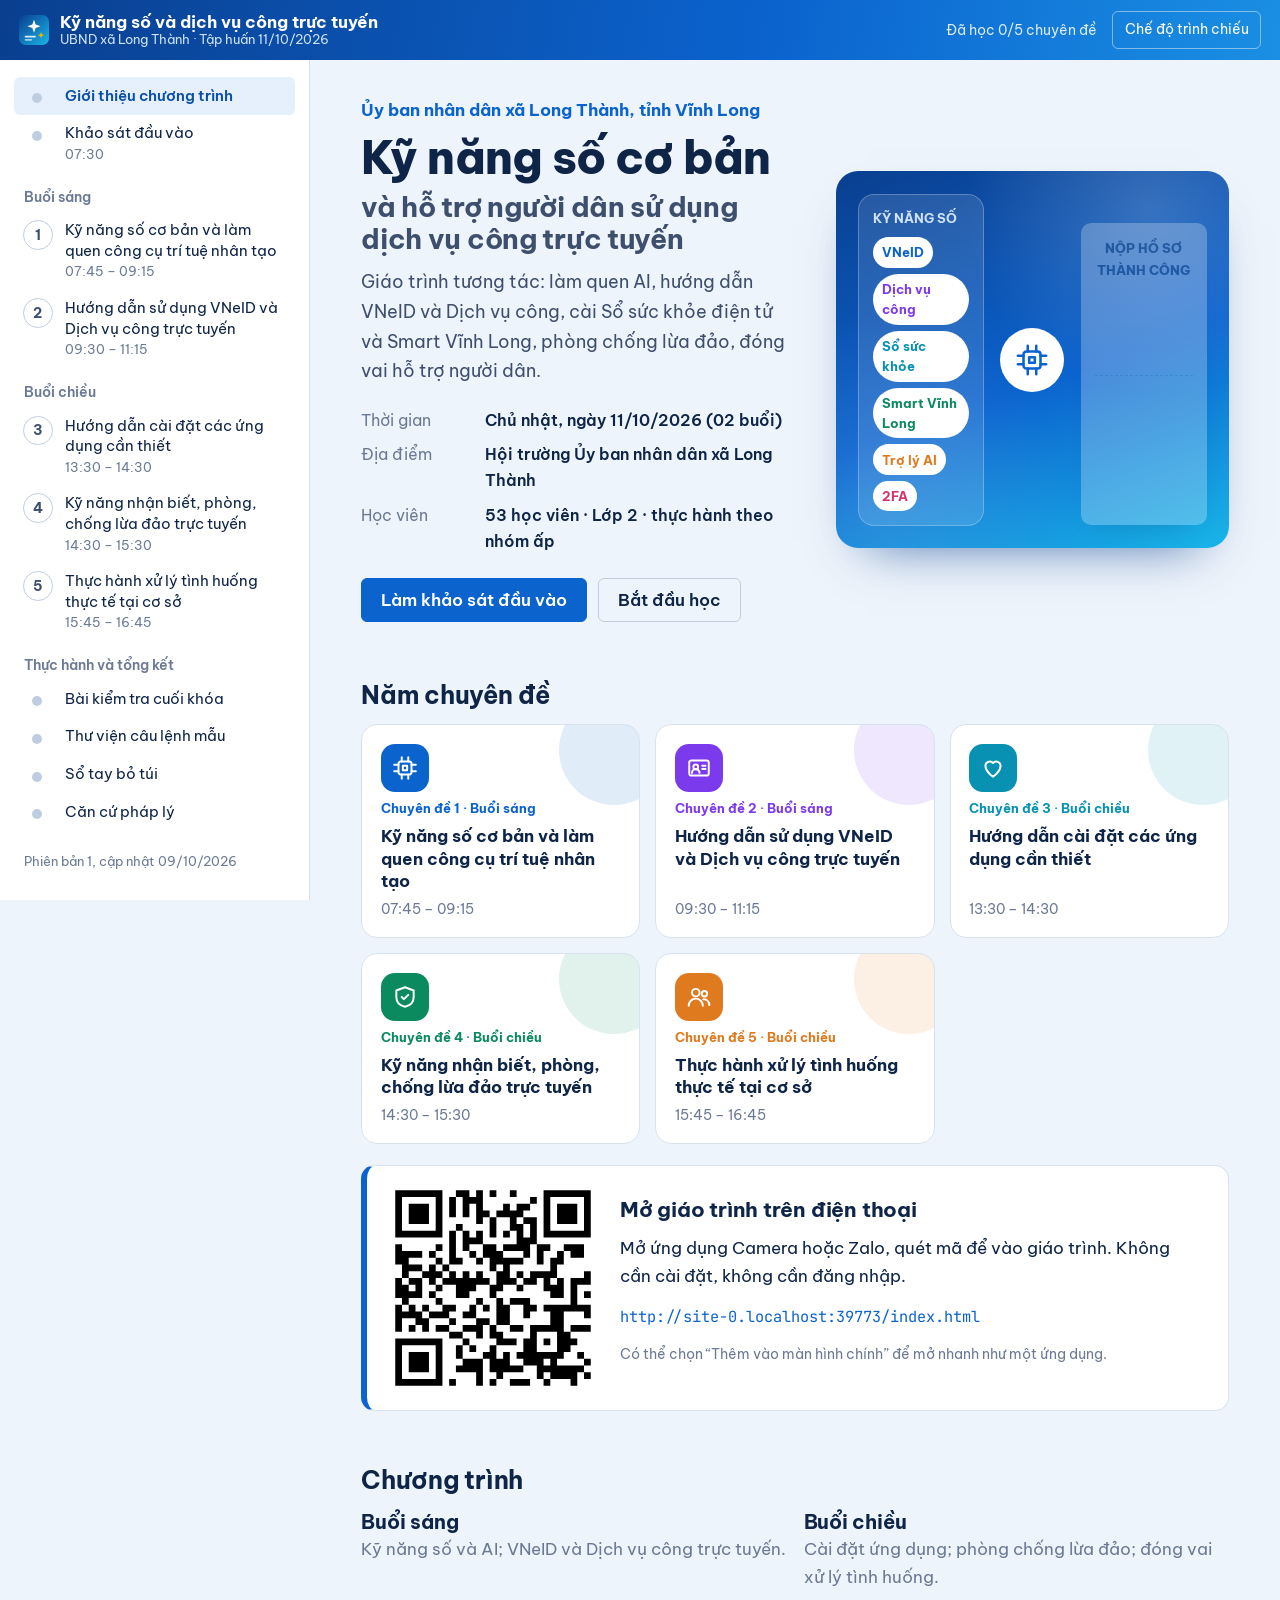
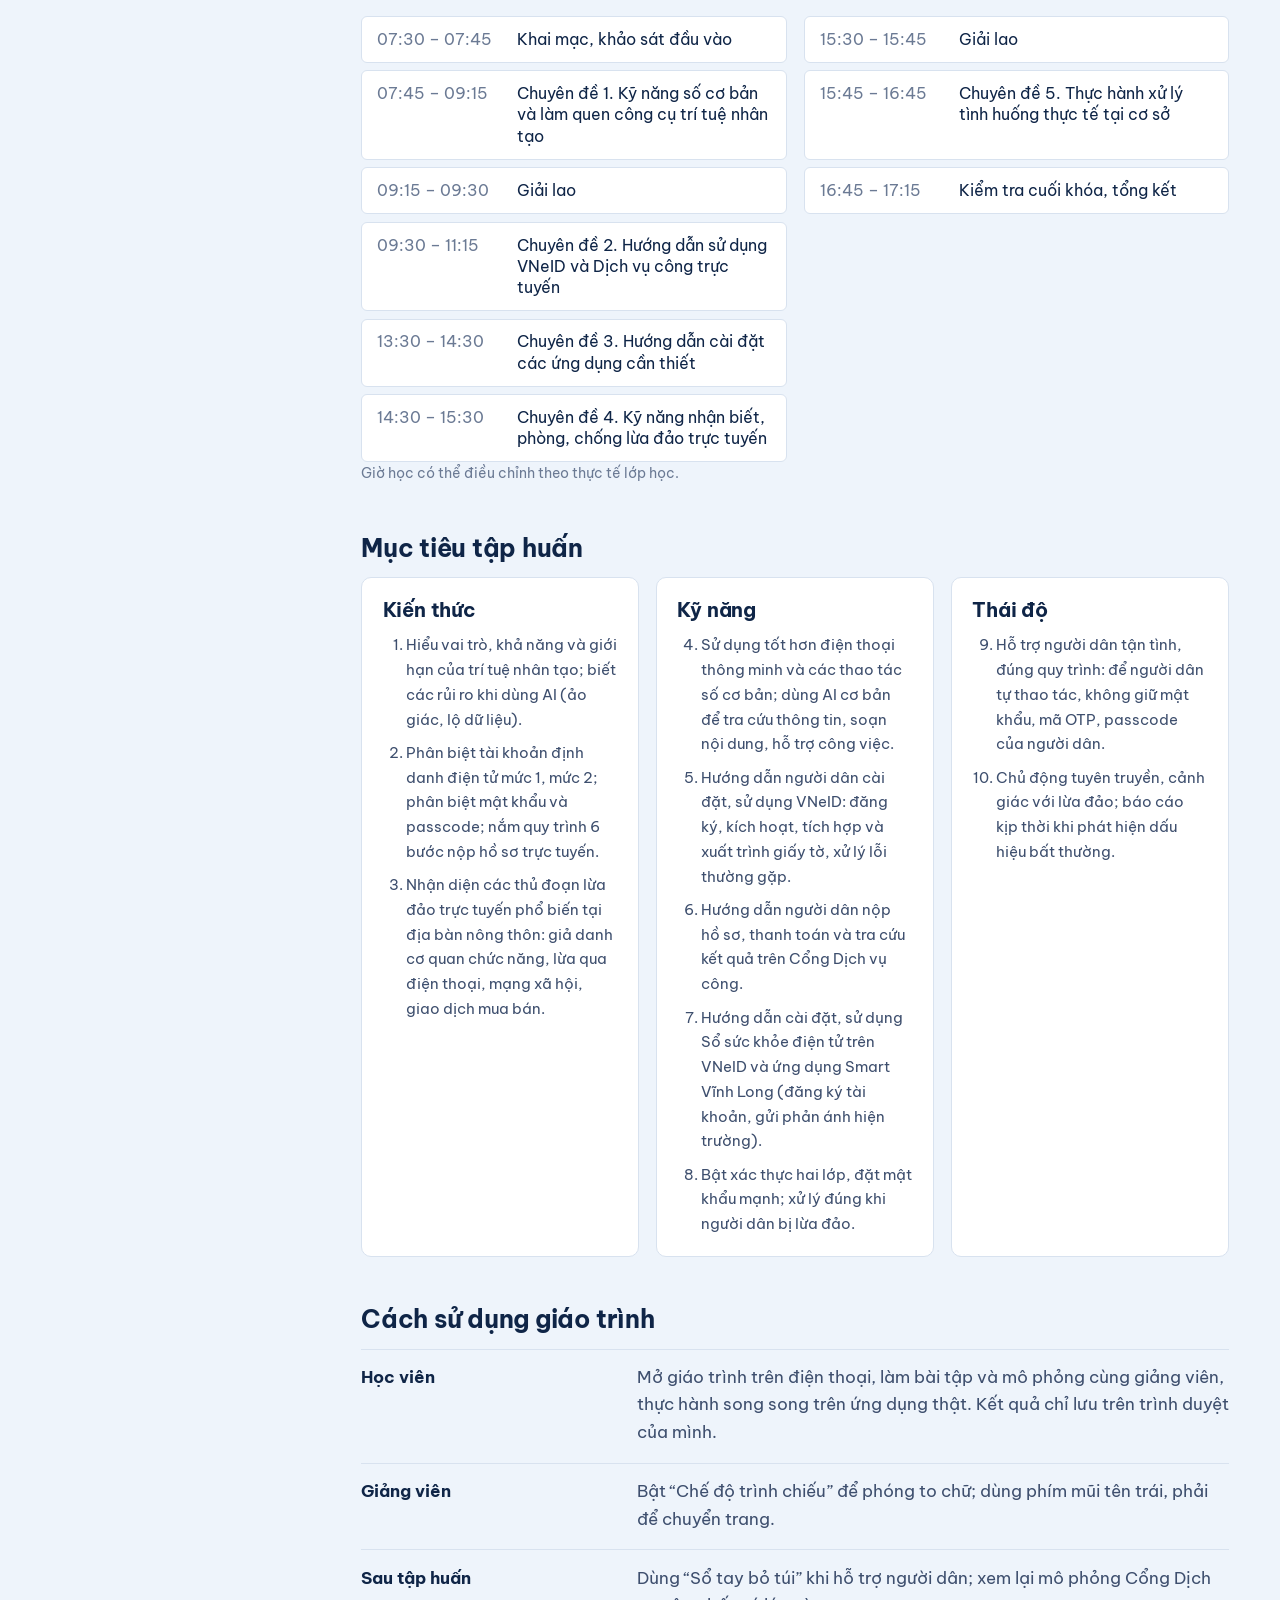
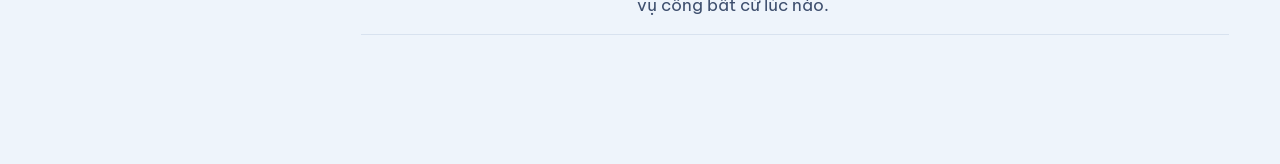
<file: index.html>
<!doctype html>
<html lang="vi">
<head>
<meta charset="utf-8">
<meta name="viewport" content="width=device-width, initial-scale=1, viewport-fit=cover">
<title>Kỹ năng số và dịch vụ công trực tuyến – Long Thành</title>
<meta name="description" content="Giáo trình tương tác: Kỹ năng số cơ bản và hỗ trợ người dân sử dụng dịch vụ công trực tuyến – UBND xã Long Thành, tỉnh Vĩnh Long.">
<meta name="theme-color" content="#0B4FB3">
<link rel="icon" href="assets/img/favicon.svg" type="image/svg+xml">
<link rel="manifest" href="manifest.webmanifest">
<link rel="apple-touch-icon" href="assets/img/icon-192.png">
<meta name="apple-mobile-web-app-capable" content="yes">
<meta name="mobile-web-app-capable" content="yes">
<meta name="apple-mobile-web-app-title" content="Kỹ năng số LT">
<link rel="preconnect" href="https://fonts.googleapis.com">
<link rel="preconnect" href="https://fonts.gstatic.com" crossorigin>
<link href="https://fonts.googleapis.com/css2?family=Be+Vietnam+Pro:wght@400;500;600;700;800&family=JetBrains+Mono:wght@400;600&display=swap" rel="stylesheet">
<link rel="stylesheet" href="assets/css/base.css">
<link rel="stylesheet" href="assets/css/layout.css">
<link rel="stylesheet" href="assets/css/content.css">
<link rel="stylesheet" href="assets/css/widgets.css">
<link rel="stylesheet" href="assets/css/lt.css">
<link rel="stylesheet" href="assets/css/lt2.css">
<link rel="stylesheet" href="assets/css/mobile.css">
<link rel="stylesheet" href="assets/css/print.css" media="print">
</head>
<body>
<a class="skip" href="#main">Bỏ qua thanh điều hướng</a>
<header class="topbar">
  <button id="menu-btn" class="menu-btn" type="button" aria-controls="sidebar" aria-expanded="false" aria-label="Mở danh mục">
    <svg width="22" height="22" viewBox="0 0 24 24" aria-hidden="true"><path d="M3 6h18M3 12h18M3 18h18" stroke="currentColor" stroke-width="2" stroke-linecap="round"/></svg>
  </button>
  <a class="brand" href="#/">
    <img src="assets/img/favicon.svg" width="30" height="30" alt="">
    <span class="brand-long">Kỹ năng số và dịch vụ công trực tuyến<small>UBND xã Long Thành · Tập huấn 11/10/2026</small></span><span class="brand-short">Kỹ năng số – Long Thành</span>
  </a>
  <span class="spacer"></span>
  <span id="progress" class="progress-pill"></span>
  <button id="projector-btn" class="pj-btn" type="button" aria-pressed="false">Chế độ trình chiếu</button>
</header>
<div class="shell">
  <nav id="sidebar" class="sidebar" aria-label="Danh mục giáo trình"></nav>
  <main id="main" tabindex="-1"></main>
</div>
<div id="backdrop" class="backdrop" aria-hidden="true"></div>
<nav id="bottom-nav" class="bottom-nav" aria-label="Chuyển trang"></nav>
<div id="toast" role="status" aria-live="polite"></div>
<noscript><p style="padding:2rem">Giáo trình cần bật JavaScript để hoạt động.</p></noscript>

<script src="assets/vendor/qrcode.js"></script>
<script src="assets/js/config.js"></script>
<script src="assets/js/core/util.js"></script>
<script src="assets/js/core/icons.js"></script>
<script src="assets/js/data/course.js"></script>
<script src="assets/js/data/topics.js"></script>
<script src="assets/js/data/prompts.js"></script>
<script src="assets/js/data/quiz.js"></script>
<script src="assets/js/widgets/common.js"></script>
<script src="assets/js/widgets/lt-core.js"></script>
<script src="assets/js/widgets/lt-cd1.js"></script>
<script src="assets/js/widgets/lt-cd3.js"></script>
<script src="assets/js/widgets/lt-cd5.js"></script>
<script src="assets/js/widgets/lt-cd6.js"></script>
<script src="assets/js/widgets/lt2.js"></script>
<script src="assets/js/core/render.js"></script>
<script src="assets/js/pages/home.js"></script>
<script src="assets/js/pages/assess.js"></script>
<script src="assets/js/pages/extra.js"></script>
<script src="assets/js/core/app.js"></script>
</body>
</html>
</file>
<file: assets/css/base.css>
/* Hệ thống màu, chữ và thành phần cơ bản. Màu chủ đạo: mực xanh đen của văn bản hành chính và đỏ con dấu. */
:root {
  color-scheme: light;
  --paper: #F2F4F7; --surface: #FFFFFF; --sunk: #F7F8FA;
  --ink: #15233B; --ink-2: #45526B; --ink-3: #6F7B90;
  --line: #DCE1E9; --line-2: #C3CBD7;
  --seal: #B4152B; --seal-soft: #FBE9EC;
  --safe: #0C6B57; --safe-soft: #E1F1EC;
  --warn: #9A5B00; --warn-soft: #FCF0DA;
  --navy: #1E3A6B; --navy-soft: #E7ECF6;
  --focus: #2F66E0;
  --l0: #0C6B57; --l1: #1E3A6B; --l2: #9A5B00; --l3: #B4152B;
  --scene-wall: #E9EDF3; --scene-floor: #D5DBE4;
  --r-sm: 6px; --r-md: 10px; --r-lg: 14px;
  --font: "Be Vietnam Pro", "Segoe UI", Roboto, "Helvetica Neue", Arial, sans-serif;
  --mono: "JetBrains Mono", Consolas, "Courier New", monospace;
  --fs: 17px;
}
*, *::before, *::after { box-sizing: border-box; }
html { font-size: var(--fs); scroll-padding-top: 76px; -webkit-text-size-adjust: 100%; }
body { margin: 0; font-family: var(--font); color: var(--ink); background: var(--paper); line-height: 1.62; -webkit-font-smoothing: antialiased; }
body.projector { --fs: 21px; }
h1, h2, h3, h4 { line-height: 1.25; margin: 0 0 .55em; font-weight: 700; letter-spacing: -.01em; }
h1 { font-size: clamp(1.7rem, 3.4vw, 2.35rem); font-weight: 800; }
h2 { font-size: 1.45rem; }
h3 { font-size: 1.18rem; }
h4 { font-size: 1.04rem; }
p { margin: 0 0 .85em; }
a { color: var(--navy); text-underline-offset: 3px; }
img, svg { max-width: 100%; }
button, input, select, textarea { font: inherit; color: inherit; }
button { cursor: pointer; }
:focus-visible { outline: 3px solid var(--focus); outline-offset: 2px; border-radius: 4px; }
.muted { color: var(--ink-3); }
.small { font-size: .85rem; }
.ok { color: var(--safe); } .bad { color: var(--seal); }
.visually-hidden { position: absolute; width: 1px; height: 1px; overflow: hidden; clip: rect(0 0 0 0); white-space: nowrap; }
.skip { position: absolute; left: -999px; top: 8px; z-index: 100; background: #fff; padding: .5em 1em; border-radius: var(--r-sm); }
.skip:focus { left: 12px; }

.btn { display: inline-flex; align-items: center; justify-content: center; gap: .45em; min-height: 44px; padding: .5em 1.1em; border-radius: var(--r-sm); border: 1.5px solid var(--ink); background: var(--ink); color: #fff; font-weight: 600; text-decoration: none; line-height: 1.25; transition: background .15s, transform .1s; }
.btn:hover { background: #22375A; }
.btn:active { transform: translateY(1px); }
.btn-ghost { background: transparent; color: var(--ink); border-color: var(--line-2); }
.btn-ghost:hover { background: var(--navy-soft); }
.btn-seal { background: var(--seal); border-color: var(--seal); } .btn-seal:hover { background: #95101F; }
.btn-safe { background: var(--safe); border-color: var(--safe); } .btn-safe:hover { background: #09574A; }
.btn-sm { min-height: 38px; padding: .35em .85em; font-size: .9rem; }
.btn[disabled], .btn:disabled { opacity: .45; cursor: not-allowed; }

.chip { display: inline-flex; align-items: center; padding: .45em .8em; border-radius: 999px; border: 1.5px solid var(--line-2); background: var(--surface); font-size: .92rem; line-height: 1.3; text-align: left; }
.chip:hover { border-color: var(--ink-2); }
.chip-sm { font-size: .82rem; padding: .3em .7em; }

/* Con dấu – dấu ấn thị giác chủ đạo của giáo trình */
.stamp { position: absolute; right: 5%; top: 14%; z-index: 6; padding: .15em .6em; border: 4px solid currentColor; border-radius: 8px; font-weight: 800; font-size: clamp(1.2rem, 3vw, 1.9rem); letter-spacing: .06em; text-transform: uppercase; background: rgba(255,255,255,.55); box-shadow: inset 0 0 0 2px rgba(255,255,255,.9), inset 0 0 0 5px currentColor; transform: rotate(-11deg); pointer-events: none; animation: stamp-in .5s cubic-bezier(.2,.9,.3,1.25) both; white-space: nowrap; }
.stamp-bad { color: var(--seal); } .stamp-good { color: var(--safe); } .stamp-warn { color: var(--warn); }
@keyframes stamp-in { 0% { transform: rotate(-11deg) scale(2.6); opacity: 0; } 55% { transform: rotate(-11deg) scale(.93); opacity: 1; } 100% { transform: rotate(-11deg) scale(1); opacity: .93; } }

#toast { position: fixed; left: 50%; bottom: max(20px, env(safe-area-inset-bottom)); transform: translate(-50%, 140%); background: var(--ink); color: #fff; padding: .7em 1.2em; border-radius: var(--r-md); max-width: min(560px, 92vw); z-index: 90; transition: transform .25s; font-size: .95rem; }
#toast.show { transform: translate(-50%, 0); }
#toast.ok { background: var(--safe); } #toast.bad { background: var(--seal); }

@media (prefers-reduced-motion: reduce) {
  *, *::before, *::after { animation-duration: .01ms !important; animation-iteration-count: 1 !important; transition-duration: .01ms !important; }
}
#toast:not(.show) { visibility: hidden; }
main:focus, main:focus-visible { outline: none; }
</file>
<file: assets/css/layout.css>
/* Khung trang: thanh trên, thanh bên, vùng nội dung. */
.topbar { position: sticky; top: 0; z-index: 40; display: flex; align-items: center; gap: .9rem; min-height: 60px; padding: env(safe-area-inset-top, 0) 1.1rem 0; background: var(--ink); color: #fff; }
.brand { display: flex; align-items: center; gap: .65rem; color: #fff; text-decoration: none; font-weight: 700; font-size: .98rem; line-height: 1.2; }
.brand small { display: block; font-weight: 400; color: #B6C1D5; font-size: .76rem; }
.spacer { flex: 1; }
.progress-pill { font-size: .82rem; color: #C9D3E4; }
.pj-btn { background: transparent; color: #fff; border: 1.5px solid #4A5D80; border-radius: var(--r-sm); padding: .35em .8em; font-size: .85rem; min-height: 38px; }
.pj-btn[aria-pressed="true"] { background: #fff; color: var(--ink); border-color: #fff; }
.menu-btn { display: none; background: none; border: 0; color: #fff; padding: 8px; min-width: 44px; min-height: 44px; }

.shell { display: grid; grid-template-columns: 310px minmax(0, 1fr); min-height: calc(100vh - 60px); }
.sidebar { position: sticky; top: 60px; height: calc(100vh - 60px); overflow-y: auto; background: var(--surface); border-right: 1px solid var(--line); padding: 1rem .8rem 2.5rem; }
.nav-group { margin-bottom: .6rem; }
.nav-group h2 { font-size: .8rem; font-weight: 600; color: var(--ink-3); margin: 1rem .6rem .35rem; letter-spacing: 0; }
.nav-link { display: grid; grid-template-columns: 1.9rem 1fr; gap: .55rem; align-items: start; padding: .5rem .55rem; border-radius: var(--r-sm); color: var(--ink); text-decoration: none; font-size: .9rem; line-height: 1.35; }
.nav-link:hover { background: var(--sunk); }
.nav-link[aria-current="page"] { background: var(--navy-soft); font-weight: 600; }
.nav-t small { display: block; color: var(--ink-3); font-weight: 400; font-size: .76rem; margin-top: 2px; }
.nav-num { display: inline-grid; place-items: center; width: 1.75rem; height: 1.75rem; border-radius: 50%; border: 1.5px solid var(--line-2); font-size: .8rem; font-weight: 700; color: var(--ink-2); }
.nav-dot { width: .6rem; height: .6rem; margin: .45rem .55rem 0; border: 0; background: var(--line-2); }
.nav-link.done .nav-num { background: var(--safe); border-color: var(--safe); color: #fff; }
.nav-link.done .nav-dot { background: var(--safe); }

main { padding: 2.2rem clamp(1rem, 4vw, 3.2rem) 5rem; min-width: 0; outline: none; }
.page { max-width: 960px; margin: 0 auto; }
body.projector .page { max-width: 1180px; }

@media (max-width: 980px) {
  .shell { grid-template-columns: 1fr; }
  .menu-btn { display: inline-flex; }
  .sidebar { position: fixed; left: 0; top: 60px; width: min(330px, 88vw); z-index: 35; transform: translateX(-102%); transition: transform .25s; box-shadow: 8px 0 30px rgba(21,35,59,.18); }
  body.nav-open .sidebar { transform: none; }
  .progress-pill { display: none; }
}
@media (max-width: 560px) {
  .brand small { display: none; }
  .brand span { font-size: .88rem; }
  .pj-btn { display: none; }
  main { padding-top: 1.4rem; }
}

.nav-ver { margin: 1.2rem .6rem 0; font-size: .74rem; color: var(--ink-3); }
</file>
<file: assets/css/content.css>
/* Nội dung chủ đề, trang chủ, trang pháp lý, kiểm tra. */
.topic-head { margin-bottom: 1.8rem; }
.topic-meta { display: flex; flex-wrap: wrap; gap: .4rem 1.1rem; font-size: .86rem; color: var(--ink-2); margin-bottom: .9rem; }
.sess { font-weight: 700; padding: .1em .6em; border-radius: 4px; }
.sess-am { background: var(--warn-soft); color: var(--warn); }
.sess-pm { background: var(--navy-soft); color: var(--navy); }
.topic-idx { font-weight: 600; color: var(--seal); margin-bottom: .3rem; }
.lead { font-size: 1.12rem; color: var(--ink-2); max-width: 68ch; }
.goals { margin-top: 1rem; border: 1px solid var(--line); border-radius: var(--r-md); background: var(--surface); }
.goals summary { cursor: pointer; padding: .7rem 1rem; font-weight: 600; font-size: .95rem; }
.goals ul { list-style: none; margin: 0; padding: 0 1rem 1rem; }
.goals li { padding: .35rem 0; border-top: 1px solid var(--line); font-size: .93rem; }
.goal-n { display: inline-block; min-width: 7.5em; font-weight: 700; color: var(--navy); }

.hook { position: relative; background: var(--surface); border: 1px solid var(--line); border-left: 6px solid var(--seal); border-radius: var(--r-md); padding: 1.3rem 1.5rem; margin: 0 0 2.4rem; }
.hook h2 { font-size: 1rem; color: var(--seal); margin-bottom: .4rem; }
.hook p { font-size: 1.1rem; margin: 0; max-width: 72ch; }
.hook .hook-note { font-size: .82rem; color: var(--ink-3); margin-top: .7rem; }

.blk { margin: 0 0 2.6rem; }
.blk > h2 { padding-top: .2rem; }
.blk-prose p { max-width: 72ch; }
.points { margin: 0; display: grid; gap: .1rem; }
.pt { display: grid; grid-template-columns: minmax(10rem, 15rem) 1fr; gap: 1.2rem; padding: .85rem 0; border-top: 1px solid var(--line); }
.pt:last-child { border-bottom: 1px solid var(--line); }
.pt dt { font-weight: 700; }
.pt dd { margin: 0; color: var(--ink-2); }
@media (max-width: 640px) { .pt { grid-template-columns: 1fr; gap: .2rem; } }

.table-wrap { overflow-x: auto; border: 1px solid var(--line); border-radius: var(--r-md); background: var(--surface); }
.tbl { width: 100%; border-collapse: collapse; font-size: .94rem; min-width: 600px; }
.tbl th { text-align: left; background: var(--sunk); padding: .7rem .9rem; font-size: .85rem; color: var(--ink-2); border-bottom: 1px solid var(--line); }
.tbl td { padding: .8rem .9rem; border-top: 1px solid var(--line); vertical-align: top; }
.tbl-note { font-size: .9rem; color: var(--ink-2); margin-top: .8rem; padding-left: .9rem; border-left: 3px solid var(--warn); }
.lvl { display: inline-block; font-weight: 700; padding: .1em .55em; border-radius: 4px; white-space: nowrap; border: 1.5px solid currentColor; }
.lvl-0 { color: var(--l0); } .lvl-1 { color: var(--l1); } .lvl-2 { color: var(--l2); } .lvl-3 { color: var(--l3); background: var(--seal-soft); }

.note { background: var(--surface); border: 1px solid var(--line); border-radius: var(--r-md); padding: 1.2rem 1.4rem; }
.note-law { border-left: 6px solid var(--navy); }
.note-law > h2::before { content: "§ "; color: var(--navy); }
.note-warn { border-left: 6px solid var(--warn); background: var(--warn-soft); }
.note h2 { font-size: 1.08rem; }

.rules { border-radius: var(--r-md); padding: 1.2rem 1.4rem; border: 1px solid var(--line); background: var(--surface); }
.rules h2 { font-size: 1.1rem; }
.rules ul { list-style: none; margin: 0; padding: 0; display: grid; gap: .55rem; }
.rules li { position: relative; padding-left: 2rem; }
.rules li::before { position: absolute; left: 0; top: .08em; width: 1.35rem; height: 1.35rem; border-radius: 50%; display: grid; place-items: center; font-size: .8rem; font-weight: 800; color: #fff; }
.rules-dont { border-top: 5px solid var(--seal); } .rules-dont li::before { content: "✕"; background: var(--seal); }
.rules-do { border-top: 5px solid var(--safe); } .rules-do li::before { content: "✓"; background: var(--safe); }
.rules-must { border-top: 5px solid var(--navy); } .rules-must li::before { content: "!"; background: var(--navy); }

.takeaways { background: var(--ink); color: #fff; border-radius: var(--r-lg); padding: 1.6rem 1.8rem; margin: 3rem 0 2rem; }
.takeaways h2 { color: #fff; }
.takeaways ol { margin: 0 0 1rem; padding-left: 1.3rem; display: grid; gap: .45rem; }
.takeaways .reflect { margin: 0; padding-top: 1rem; border-top: 1px solid #3A4C6E; color: #D5DDEA; }

.pager { display: grid; grid-template-columns: 1fr 1fr; gap: 1rem; }
.pg { display: block; padding: 1rem 1.2rem; border: 1px solid var(--line); border-radius: var(--r-md); background: var(--surface); text-decoration: none; color: var(--ink); font-weight: 600; line-height: 1.35; }
.pg small { display: block; color: var(--ink-3); font-weight: 400; font-size: .8rem; margin-bottom: .2rem; }
.pg-next { text-align: right; }
.pg:hover { border-color: var(--ink-2); }

/* Trang chủ */
.hero { display: grid; grid-template-columns: 1.05fr .95fr; gap: 2.4rem; align-items: center; margin-bottom: 3.2rem; }
.hero-org { font-weight: 700; color: var(--seal); margin-bottom: .4rem; }
.hero h1 { font-size: clamp(1.9rem, 3.9vw, 2.7rem); line-height: 1.12; letter-spacing: -.02em; margin-bottom: .7rem; }
.hero-h1-2 { display: block; font-size: .62em; font-weight: 700; color: var(--ink-2); letter-spacing: -.01em; margin-top: .3em; }
.hero-sub { font-size: 1.08rem; color: var(--ink-2); }
.hero-facts { margin: 1.2rem 0 1.4rem; display: grid; gap: .5rem; }
.hero-facts div { display: grid; grid-template-columns: 6.5rem 1fr; gap: .8rem; font-size: .95rem; }
.hero-facts dt { color: var(--ink-3); } .hero-facts dd { margin: 0; font-weight: 600; }
.hero-cta { display: flex; flex-wrap: wrap; gap: .7rem; }
.hero-mail { position: relative; background: var(--surface); border: 1px solid var(--line-2); border-radius: var(--r-lg); padding: 0 1.2rem 1.1rem; box-shadow: 0 18px 40px -22px rgba(21,35,59,.35); font-size: .93rem; }
.hm-bar { display: flex; gap: 6px; padding: .8rem 0; border-bottom: 1px solid var(--line); margin-bottom: .8rem; }
.hm-bar span { width: 10px; height: 10px; border-radius: 50%; background: var(--line-2); }
.hm-row { margin-bottom: .4rem; }
.hm-subj { font-weight: 700; font-size: 1.02rem; }
.hm-body { margin: .7rem 0; color: var(--ink-2); }
.hm-att { display: inline-block; background: var(--sunk); border: 1px solid var(--line); border-radius: 6px; padding: .3em .7em; font-family: var(--mono); font-size: .82rem; }
.hm-f { border-radius: 3px; transition: background .3s, box-shadow .3s; }
.hm-f.on { background: var(--seal-soft); box-shadow: 0 0 0 2px var(--seal); }
.hm-notes { margin: 1rem 0 0; padding: .8rem 0 0 1.2rem; border-top: 1px dashed var(--line-2); font-size: .85rem; color: var(--seal); display: grid; gap: .15rem; }
.hm-notes li { opacity: 0; transform: translateX(-6px); transition: opacity .35s, transform .35s; }
.hm-notes li.on { opacity: 1; transform: none; }
@media (max-width: 860px) { .hero { grid-template-columns: 1fr; } }

.tl-wrap { display: grid; grid-template-columns: 1fr 1fr; gap: 1rem; margin-bottom: .6rem; }
.tl-h { margin-bottom: .1rem; }
.timeline { list-style: none; margin: 0; padding: 0; display: grid; grid-template-columns: 1fr 1fr; grid-auto-flow: column; grid-template-rows: repeat(6, auto); gap: .45rem 1rem; }
.timeline li > a, .timeline li > div { display: grid; grid-template-columns: 7.4rem 1fr; gap: .8rem; padding: .7rem .9rem; background: var(--surface); border: 1px solid var(--line); border-radius: var(--r-sm); text-decoration: none; color: var(--ink); height: 100%; font-size: .92rem; line-height: 1.35; }
.timeline li > a:hover { border-color: var(--ink-2); }
.tl-time { font-variant-numeric: tabular-nums; color: var(--ink-3); }
.tl-sang > a { border-left: 4px solid var(--warn); } .tl-chieu > a { border-left: 4px solid var(--navy); }
.tl-break > div { background: transparent; border-style: dashed; color: var(--ink-3); }
@media (max-width: 760px) { .tl-wrap { display: none; } .timeline { grid-template-columns: 1fr; grid-auto-flow: row; grid-template-rows: none; } }

.obj-grid { display: grid; grid-template-columns: repeat(3, 1fr); gap: 1rem; }
.obj { background: var(--surface); border: 1px solid var(--line); border-radius: var(--r-md); padding: 1.1rem 1.2rem; }
.obj ol { margin: 0; padding-left: 1.4rem; display: grid; gap: .5rem; font-size: .9rem; color: var(--ink-2); }
@media (max-width: 860px) { .obj-grid { grid-template-columns: 1fr; } }
.basis { padding-left: 1.2rem; }

/* Căn cứ pháp lý */
.laws { display: grid; grid-template-columns: repeat(auto-fill, minmax(280px, 1fr)); gap: 1rem; }
.law { background: var(--surface); border: 1px solid var(--line); border-radius: var(--r-md); padding: 1.1rem 1.2rem; border-top: 5px solid var(--navy); }
.law-decree { border-top-color: var(--safe); } .law-party { border-top-color: var(--seal); }
.law-top { display: flex; align-items: center; gap: .6rem; margin-bottom: .6rem; }
.law-top .ico { width: 34px; height: 34px; padding: 6px; border-radius: 8px; background: var(--navy-soft); color: var(--navy); }
.law-decree .law-top .ico { background: var(--safe-soft); color: var(--safe); } .law-party .law-top .ico { background: var(--seal-soft); color: var(--seal); }
.law h3 { font-size: 1.02rem; }
.law-st { font-size: .8rem; font-weight: 700; color: var(--safe); margin-bottom: .4rem; }
.law-code { font-family: var(--mono); font-size: .84rem; font-weight: 600; color: var(--ink); }
.law p { font-size: .92rem; }
.law-tp { font-size: .85rem; margin: 0; }

/* Kiểm tra */
.quiz { background: var(--surface); border: 1px solid var(--line); border-radius: var(--r-lg); padding: clamp(1.1rem, 3vw, 2rem); position: relative; }
.q-start { display: grid; gap: .9rem; justify-items: start; }
.q-name { width: min(460px, 100%); padding: .7em .9em; border: 1.5px solid var(--line-2); border-radius: var(--r-sm); }
.q-prog { height: 6px; background: var(--sunk); border-radius: 99px; overflow: hidden; margin-bottom: 1rem; }
.q-prog div { height: 100%; background: var(--navy); transition: width .3s; }
.q-q { font-size: 1.3rem; }
.q-nav { display: flex; justify-content: space-between; align-items: center; gap: .6rem; margin-top: 1.2rem; flex-wrap: wrap; }
.opt-k { display: inline-grid; place-items: center; min-width: 1.8rem; height: 1.8rem; border-radius: 50%; border: 1.5px solid var(--line-2); font-weight: 700; font-size: .85rem; margin-right: .7rem; flex-shrink: 0; }
.opt.picked { border-color: var(--navy); background: var(--navy-soft); }
.opt.picked .opt-k { background: var(--navy); color: #fff; border-color: var(--navy); }
.q-result { position: relative; }
.big-num { display: flex; align-items: baseline; gap: .2rem; margin: 0 0 .4rem; }
.big-num .n { font-size: 3.4rem; font-weight: 800; line-height: 1; color: var(--ink); font-variant-numeric: tabular-nums; }
.big-num .u { font-size: 1.2rem; color: var(--ink-3); font-weight: 600; }
.cmp { margin: 1.4rem 0; padding: 1.1rem 1.2rem; background: var(--sunk); border-radius: var(--r-md); }
.cmp-row { display: grid; grid-template-columns: 6.5rem 1fr; align-items: center; gap: .8rem; margin-bottom: .55rem; }
.cmp-track { background: var(--surface); border-radius: 6px; height: 34px; overflow: hidden; border: 1px solid var(--line); }
.cmp-bar { height: 100%; width: 0; display: flex; align-items: center; justify-content: flex-end; padding-right: .6rem; color: #fff; font-weight: 700; font-size: .85rem; transition: width 1.1s cubic-bezier(.2,.8,.2,1); min-width: 3.2rem; }
.cmp-bar.pre { background: var(--ink-3); } .cmp-bar.post { background: var(--safe); } .cmp-bar.mid { background: var(--warn); } .cmp-bar.low { background: var(--seal); }
.cmp-row.wide { grid-template-columns: minmax(9rem, 14rem) 1fr; }
.review { padding-left: 1.3rem; display: grid; gap: .9rem; }
.review li { padding: .8rem 1rem; border-radius: var(--r-sm); background: var(--sunk); border-left: 4px solid var(--safe); }
.review li.bad { border-left-color: var(--seal); }
.review p { margin: 0 0 .3rem; font-size: .93rem; }
.rv-q { font-weight: 600; }

/* Tự kiểm tra */
.ck-grid { display: grid; grid-template-columns: repeat(2, 1fr); gap: 1rem; margin-bottom: 1rem; }
.ck { background: var(--surface); border: 1px solid var(--line); border-radius: var(--r-md); padding: 1.1rem 1.2rem; }
.ck h2 { font-size: 1.08rem; }
.ck-count { font-weight: 600; }
@media (max-width: 700px) { .ck-grid { grid-template-columns: 1fr; } }
.checklist { list-style: none; margin: 0; padding: 0; display: grid; gap: .45rem; }
.checklist li { display: flex; gap: .7rem; align-items: flex-start; }
.checklist input { width: 1.3rem; height: 1.3rem; margin-top: .18rem; accent-color: var(--safe); flex-shrink: 0; }
.checklist label { cursor: pointer; }
</file>
<file: assets/css/widgets.css>
/* Khung học liệu tương tác và từng học liệu. */
.wg { position: relative; background: var(--surface); border: 1px solid var(--line); border-radius: var(--r-lg); padding: clamp(1rem, 3vw, 1.7rem); }
.wg > h2 { font-size: 1.25rem; }
.wg > h2::before { content: "Thực hành"; display: block; font-size: .78rem; font-weight: 700; color: var(--seal); margin-bottom: .25rem; letter-spacing: 0; }
.wg-intro { color: var(--ink-2); max-width: 72ch; }
.wg-host { position: relative; }
.wg-actions { display: flex; flex-wrap: wrap; gap: .6rem; align-items: center; margin: .9rem 0; }
.wg-foot { display: flex; justify-content: space-between; align-items: center; gap: .6rem; margin-top: 1rem; flex-wrap: wrap; font-size: .9rem; color: var(--ink-2); }
.sub-h { margin-top: 1.4rem; }

/* Phân loại */
.sort-pool { display: flex; flex-wrap: wrap; gap: .5rem; min-height: 2.8rem; padding: .8rem; background: var(--sunk); border-radius: var(--r-md); margin-bottom: 1rem; }
.chip.sel { border-color: var(--navy); background: var(--navy); color: #fff; }
.chip.placed { cursor: help; font-size: .84rem; border-color: transparent; background: var(--sunk); }
.chip.shake { animation: shake .45s; border-color: var(--seal); }
@keyframes shake { 20%, 60% { transform: translateX(-6px); } 40%, 80% { transform: translateX(6px); } }
.sort-bins { display: grid; grid-template-columns: repeat(var(--cols, 4), minmax(0, 1fr)); gap: .7rem; }
@media (max-width: 760px) { .sort-bins { grid-template-columns: repeat(2, minmax(0, 1fr)); } }
.sort-bin { border: 2px dashed var(--line-2); border-radius: var(--r-md); padding: .7rem; min-height: 120px; cursor: pointer; transition: background .15s, border-color .15s; }
.sort-bin:hover, .sort-bin.over { background: var(--sunk); border-style: solid; }
.sort-bin-head { font-weight: 700; margin-bottom: .5rem; padding-bottom: .4rem; border-bottom: 3px solid currentColor; }
.tone-l0 .sort-bin-head { color: var(--l0); } .tone-l1 .sort-bin-head { color: var(--l1); } .tone-l2 .sort-bin-head { color: var(--l2); } .tone-l3 .sort-bin-head { color: var(--l3); }
.sort-drop { display: flex; flex-direction: column; gap: .35rem; align-items: flex-start; }
.sort-status { margin: .8rem 0 0; padding: .7rem .9rem; border-radius: var(--r-sm); background: var(--sunk); font-size: .95rem; }
.sort-status.ok { background: var(--safe-soft); color: #064B3D; }
.sort-status.bad { background: var(--seal-soft); color: #7E0E1E; }

/* Lật thẻ */
.flip-grid { display: grid; grid-template-columns: repeat(auto-fill, minmax(250px, 1fr)); gap: .9rem; }
.flip-card { perspective: 1000px; background: none; border: 0; padding: 0; min-height: 190px; text-align: left; }
.flip-inner { position: relative; display: block; width: 100%; height: 100%; min-height: 190px; transition: transform .55s; transform-style: preserve-3d; }
.flip-card.flipped .flip-inner { transform: rotateY(180deg); }
.flip-face { position: absolute; inset: 0; display: flex; flex-direction: column; gap: .5rem; padding: 1rem 1.1rem; border-radius: var(--r-md); backface-visibility: hidden; -webkit-backface-visibility: hidden; }
.flip-front { background: var(--seal-soft); border: 1.5px solid #EDB9C1; }
.flip-back { background: var(--safe-soft); border: 1.5px solid #A9D6C9; transform: rotateY(180deg); }
.flip-tag { font-size: .76rem; font-weight: 700; color: var(--seal); }
.flip-back .flip-tag { color: var(--safe); }
.flip-text { font-size: .95rem; }
.flip-front .flip-text { font-weight: 600; font-size: 1.02rem; }

/* Tình huống */
.case { border-top: 1px solid var(--line); padding: 1.1rem 0; }
.case:first-child { border-top: 0; padding-top: 0; }
.case > p { color: var(--ink-2); max-width: 74ch; }
.reveal-q { padding: .5rem 0; }
.reveal-qline { display: flex; justify-content: space-between; align-items: center; gap: 1rem; }
.reveal-a { margin-top: .5rem; padding: .7rem .9rem; background: var(--safe-soft); border-radius: var(--r-sm); font-size: .95rem; }

/* Quy trình */
.flow { list-style: none; margin: 0 0 1rem; padding: 0; display: grid; grid-template-columns: repeat(auto-fit, minmax(130px, 1fr)); gap: .5rem; counter-reset: f; }
.flow li { position: relative; }
.flow-node { width: 100%; height: 100%; display: flex; flex-direction: column; align-items: flex-start; gap: .35rem; padding: .8rem; border: 1.5px solid var(--line-2); border-radius: var(--r-md); background: var(--surface); text-align: left; font-weight: 600; transition: all .25s; }
.flow-num { display: inline-grid; place-items: center; width: 2rem; height: 2rem; border-radius: 50%; background: var(--sunk); font-weight: 800; }
.flow-node.past { border-color: var(--safe); }
.flow-node.past .flow-num { background: var(--safe); color: #fff; }
.flow-node.active { border-color: var(--navy); background: var(--navy); color: #fff; transform: translateY(-3px); box-shadow: 0 10px 20px -12px rgba(30,58,107,.7); }
.flow-node.active .flow-num { background: #fff; color: var(--navy); }
.flow-detail { padding: 1rem 1.2rem; background: var(--sunk); border-radius: var(--r-md); min-height: 6rem; }
.flow-detail p { margin: 0; }

/* Trắc nghiệm tình huống */
.choices { position: relative; }
.choices-count { font-size: .85rem; color: var(--ink-3); margin-bottom: .3rem; }
.choices-q { font-size: 1.1rem; font-weight: 600; }
.choices-opts { display: grid; gap: .5rem; margin-bottom: .8rem; }
.opt { display: flex; align-items: center; text-align: left; padding: .75rem 1rem; border: 1.5px solid var(--line-2); border-radius: var(--r-md); background: var(--surface); min-height: 48px; transition: border-color .15s, background .15s; }
.opt:hover:not(:disabled) { border-color: var(--ink-2); background: var(--sunk); }
.opt:disabled { cursor: default; }
.opt.right { border-color: var(--safe); background: var(--safe-soft); }
.opt.wrong { border-color: var(--seal); background: var(--seal-soft); }
.opt.partial { border-color: var(--warn); background: var(--warn-soft); }
.choices-fb { padding: 0; border-radius: var(--r-sm); margin-bottom: .8rem; }
.choices-fb.ok, .choices-fb.bad, .choices-fb.warn { padding: .7rem .9rem; }
.choices-fb.ok { background: var(--safe-soft); color: #064B3D; }
.choices-fb.bad { background: var(--seal-soft); color: #7E0E1E; }
.choices-fb.warn { background: var(--warn-soft); color: #5E3800; }
.choices-end { font-size: 1.15rem; font-weight: 700; }

/* Thẻ hướng dẫn */
.tabs { display: flex; flex-wrap: wrap; gap: .3rem; border-bottom: 2px solid var(--line); margin-bottom: 1rem; }
.tab { background: none; border: 0; padding: .6rem 1rem; font-weight: 600; color: var(--ink-3); border-bottom: 3px solid transparent; margin-bottom: -2px; }
.tab[aria-selected="true"] { color: var(--ink); border-bottom-color: var(--seal); }
.steps { margin: 0; padding-left: 1.5rem; display: grid; gap: .55rem; }
.steps li::marker { font-weight: 800; color: var(--seal); }

/* Danh bạ */
.contacts { display: grid; grid-template-columns: repeat(auto-fill, minmax(230px, 1fr)); gap: .8rem; }
.contact { border: 1.5px solid var(--line); border-radius: var(--r-md); padding: 1rem; background: var(--sunk); }
.contact h4 { font-size: .95rem; margin-bottom: .4rem; }
.contact-v { font-family: var(--mono); font-weight: 600; font-size: .92rem; color: var(--seal); margin-bottom: .3rem; word-break: break-word; }
.contact-n { font-size: .85rem; color: var(--ink-2); margin: 0; }

/* Bảng phân loại của đơn vị */
.ws { width: 100%; border-collapse: collapse; min-width: 640px; }
.ws th { text-align: left; font-size: .82rem; color: var(--ink-2); background: var(--sunk); padding: .55rem .6rem; }
.ws td { padding: .35rem; border-top: 1px solid var(--line); }
.ws input, .ws select { width: 100%; padding: .45em .55em; border: 1px solid var(--line-2); border-radius: 5px; background: #fff; font-size: .9rem; }
.icon-btn { width: 36px; height: 36px; border: 0; background: none; font-size: 1.3rem; color: var(--ink-3); border-radius: 6px; }
.icon-btn:hover { background: var(--seal-soft); color: var(--seal); }

/* Yếu tố con người */
.human { display: grid; grid-template-columns: 1.3fr 1fr; gap: 1.5rem; align-items: center; }
.dots .dot { fill: var(--line); transition: fill .2s; }
.dots .dot.on { fill: var(--seal); }
.human-txt p { font-size: .96rem; }
.source { font-size: .8rem !important; color: var(--ink-3); }
@media (max-width: 700px) { .human { grid-template-columns: 1fr; } }

/* Tam giác CIA */
.cia { display: grid; grid-template-columns: minmax(260px, 1fr) 1.1fr; gap: 1.5rem; align-items: start; }
@media (max-width: 760px) { .cia { grid-template-columns: 1fr; } }
.cia-edge { stroke: var(--navy); stroke-width: 5; transition: stroke .3s; }
.cia-edge.broken { stroke: var(--seal); stroke-dasharray: 10 8; animation: dash 1s linear infinite; }
@keyframes dash { to { stroke-dashoffset: -36; } }
.cia-core { fill: var(--navy-soft); stroke: var(--navy); stroke-width: 2; transition: fill .3s; }
.cia-core.hit { fill: var(--seal-soft); stroke: var(--seal); }
.cia-core-t { text-anchor: middle; font-size: 15px; font-weight: 700; fill: var(--ink); }
.cia-v { cursor: pointer; outline: none; }
.cia-dot { fill: #fff; stroke: var(--navy); stroke-width: 4; transition: all .25s; }
.cia-v:hover .cia-dot, .cia-v:focus-visible .cia-dot { stroke-width: 6; }
.cia-v.on .cia-dot { fill: var(--seal); stroke: var(--seal); }
.cia-letter { text-anchor: middle; font-size: 22px; font-weight: 800; fill: var(--navy); pointer-events: none; }
.cia-v.on .cia-letter { fill: #fff; }
.cia-label { text-anchor: middle; font-size: 16px; font-weight: 700; fill: var(--ink); }
.cia-panel { min-height: 260px; }
.cia-ex { padding: .7rem .9rem; background: var(--seal-soft); border-radius: var(--r-sm); font-size: .95rem; }
.fx-grid { display: grid; grid-template-columns: 1fr 1fr; gap: .5rem; }
.fx { display: grid; align-content: start; gap: .15rem; padding: .6rem .7rem; border: 1px solid var(--line); border-radius: var(--r-sm); font-size: .86rem; }
.fx strong { font-size: .8rem; color: var(--seal); }

/* Bản đồ dữ liệu */
.dm-line { stroke: var(--line); stroke-width: 2; transition: stroke .3s; }
.dm-line.on { stroke-width: 3; stroke-dasharray: 8 7; animation: dash 1.2s linear infinite; }
.dm-line.on.r0 { stroke: var(--l0); } .dm-line.on.r1 { stroke: var(--l1); } .dm-line.on.r2 { stroke: var(--l2); } .dm-line.on.r3 { stroke: var(--l3); }
.dm-core { fill: var(--ink); } .dm-core-t { fill: #fff; text-anchor: middle; font-size: 15px; font-weight: 700; }
.dm-node { cursor: pointer; outline: none; }
.dm-node rect { fill: #fff; stroke: var(--line-2); stroke-width: 1.5; transition: all .2s; }
.dm-node text { text-anchor: middle; font-size: 12.5px; font-weight: 600; fill: var(--ink); pointer-events: none; }
.dm-node:hover rect, .dm-node:focus-visible rect { stroke: var(--ink-2); stroke-width: 2.5; }
.dm-node.on rect { stroke-width: 2.5; }
.dm-node.on.r0 rect { fill: var(--safe-soft); stroke: var(--l0); } .dm-node.on.r1 rect { fill: var(--navy-soft); stroke: var(--l1); } .dm-node.on.r2 rect { fill: var(--warn-soft); stroke: var(--l2); } .dm-node.on.r3 rect { fill: var(--seal-soft); stroke: var(--l3); }
.meter { height: 14px; background: var(--sunk); border-radius: 99px; overflow: hidden; margin-top: .6rem; }
.meter-bar { height: 100%; width: 0; transition: width .5s cubic-bezier(.2,.8,.2,1), background .3s; background: var(--safe); }
.meter.mid .meter-bar { background: var(--warn); } .meter.hi .meter-bar { background: var(--seal); }
.meter-label { font-weight: 600; margin: .5rem 0; }
.dm-advice { padding-left: 1.2rem; font-size: .93rem; color: var(--ink-2); display: grid; gap: .3rem; }

/* Bàn làm việc */
.desk { display: grid; grid-template-columns: 1.6fr 1fr; gap: 1.2rem; align-items: start; }
@media (max-width: 860px) { .desk { grid-template-columns: 1fr; } }
.desk-stage { position: relative; }
.desk-svg { display: block; width: 100%; height: auto; border-radius: var(--r-md); border: 1px solid var(--line); cursor: crosshair; }
.desk-hit { fill: transparent; cursor: pointer; outline: none; }
.desk-hit:focus-visible { stroke: var(--focus); stroke-width: 3; }
.hinting .desk-hit { fill: rgba(47,102,224,.14); stroke: var(--focus); stroke-width: 2; stroke-dasharray: 6 5; }
.desk-ring { fill: rgba(180,21,43,.08); stroke: var(--seal); stroke-width: 4; animation: ring-in .4s cubic-bezier(.2,.9,.3,1.3) both; transform-box: fill-box; transform-origin: center; pointer-events: none; }
@keyframes ring-in { from { transform: scale(1.8); opacity: 0; } }
.desk-badge { fill: var(--seal); pointer-events: none; } .desk-badge-t { fill: #fff; font-size: 14px; font-weight: 800; text-anchor: middle; pointer-events: none; }
.desk-miss { fill: none; stroke: var(--ink-3); stroke-width: 2; animation: miss .7s forwards; transform-box: fill-box; transform-origin: center; pointer-events: none; }
@keyframes miss { to { transform: scale(2.4); opacity: 0; } }
.desk-count { font-weight: 700; font-size: 1.05rem; }
.desk-list { margin: 0; padding-left: 1.3rem; display: grid; gap: .6rem; max-height: 440px; overflow-y: auto; }
.desk-list li { font-size: .9rem; }
.desk-list li strong { display: block; }
.desk-list li span { color: var(--ink-2); }
.desk-list li::marker { color: var(--seal); font-weight: 800; }
.desk-list li.fresh { animation: fade-in .4s; }
@keyframes fade-in { from { opacity: 0; transform: translateY(-4px); } }

/* Wi-Fi */
.seg { display: inline-flex; flex-wrap: wrap; border: 1.5px solid var(--line-2); border-radius: var(--r-sm); overflow: hidden; margin-bottom: .8rem; }
.seg button { background: var(--surface); border: 0; padding: .55rem .9rem; font-weight: 600; font-size: .88rem; border-right: 1px solid var(--line); min-height: 42px; }
.seg button:last-child { border-right: 0; }
.seg button[aria-checked="true"] { background: var(--ink); color: #fff; }
.wifi-svg { width: 100%; height: auto; display: block; background: var(--sunk); border-radius: var(--r-md); }
.wf-path { stroke: var(--line-2); stroke-width: 3; fill: none; }
.wf-cell { opacity: 0; } [data-mode="cell"] .wf-cell { opacity: 1; stroke: var(--safe); }
[data-mode="cell"] .wf-sniff { opacity: .25; }
.wf-node rect, .wf-node circle, .wf-node ellipse { fill: #fff; stroke: var(--ink); stroke-width: 2; }
.wf-node text { text-anchor: middle; font-size: 13px; font-weight: 600; fill: var(--ink); }
.wf-node .wf-in { font-size: 12px; }
.wf-atk rect { stroke: var(--seal); fill: var(--seal-soft); } .wf-atk text { fill: var(--seal); }
.wf-cellnode path { fill: var(--ink-3); } .wf-cellnode text { text-anchor: start; font-size: 12px; }
[data-mode="cell"] .wf-atk { opacity: .35; }
.wf-dot { fill: var(--seal); } .wf-dot.enc { fill: var(--safe); }
.wf-copy { fill: var(--seal); } .wf-copy.enc { fill: var(--ink-3); }
.wf-cap { margin-top: .7rem; padding: .75rem 1rem; border-radius: var(--r-sm); font-size: .95rem; }
.wf-cap.bad { background: var(--seal-soft); color: #7E0E1E; font-family: var(--mono); font-size: .88rem; }
.wf-cap.warn { background: var(--warn-soft); color: #5E3800; }
.wf-cap.ok { background: var(--safe-soft); color: #064B3D; }

/* Mật khẩu */
.pw-row { display: flex; gap: .5rem; }
.pw-input { flex: 1; min-width: 0; padding: .7em .9em; font-family: var(--mono); font-size: 1.1rem; border: 2px solid var(--line-2); border-radius: var(--r-sm); }
.pw-input:focus { border-color: var(--navy); outline: none; }
.pw-meter { height: 16px; background: var(--sunk); border-radius: 99px; overflow: hidden; margin: .8rem 0 .4rem; }
.pw-fill { height: 100%; width: 0; background: var(--seal); transition: width .45s cubic-bezier(.2,.8,.2,1), background .3s; }
.pw-meter.warn .pw-fill { background: var(--warn); } .pw-meter.ok .pw-fill { background: var(--safe); }
.pw-verdict { font-weight: 700; font-size: 1.05rem; }
.pw-verdict.bad { color: var(--seal); } .pw-verdict.warn { color: var(--warn); } .pw-verdict.ok { color: var(--safe); }
.pw-checks { list-style: none; padding: 0; margin: 0 0 1rem; display: grid; grid-template-columns: repeat(auto-fill, minmax(250px, 1fr)); gap: .3rem .9rem; font-size: .9rem; color: var(--ink-3); }
.pw-checks li::before { content: "○"; display: inline-block; width: 1.3em; }
.pw-checks li.ok { color: var(--safe); } .pw-checks li.ok::before { content: "✓"; font-weight: 800; }
.pw-checks li.no { color: var(--seal); } .pw-checks li.no::before { content: "✕"; font-weight: 800; }
.pw-ex { display: flex; flex-wrap: wrap; gap: .4rem; align-items: center; margin-bottom: 1rem; font-size: .88rem; color: var(--ink-2); }
.pw-genbox { padding: 1rem; background: var(--sunk); border-radius: var(--r-md); }
.pw-gen { font-family: var(--mono); font-size: 1.15rem; font-weight: 600; margin: .7rem 0 .3rem; min-height: 1.5em; word-break: break-all; color: var(--safe); }

/* Xác thực hai lớp */
.switch { display: inline-flex; align-items: center; gap: .5rem; font-size: .92rem; cursor: pointer; }
.switch input { width: 1.2rem; height: 1.2rem; accent-color: var(--seal); }
.mfa { display: grid; gap: 1rem; }
.mfa-lane h4 { margin-bottom: .5rem; }
.mfa-track { list-style: none; margin: 0; padding: 0; display: grid; grid-template-columns: repeat(4, 1fr); gap: .5rem; }
@media (max-width: 700px) { .mfa-track { grid-template-columns: 1fr 1fr; } }
.mfa-step { padding: .75rem; border: 1.5px dashed var(--line-2); border-radius: var(--r-md); font-size: .88rem; color: var(--ink-3); transition: all .35s; }
.mfa-step.lit { border-style: solid; border-color: var(--ink-2); color: var(--ink); background: var(--sunk); }
.mfa-step.end.lit.bad { border-color: var(--seal); background: var(--seal-soft); color: #7E0E1E; font-weight: 700; }
.mfa-step.end.lit.good { border-color: var(--safe); background: var(--safe-soft); color: #064B3D; font-weight: 700; }

/* Tự kiểm tra thiết bị */
.devcheck { display: grid; grid-template-columns: 200px 1fr; gap: 1.4rem; align-items: start; }
@media (max-width: 640px) { .devcheck { grid-template-columns: 1fr; } }
.devcheck-ring { text-align: center; }
.ring { width: 160px; height: 160px; }
.ring-bg { fill: none; stroke: var(--sunk); stroke-width: 14; }
.ring-fg { fill: none; stroke: var(--seal); stroke-width: 14; stroke-linecap: round; transition: stroke-dashoffset .6s cubic-bezier(.2,.8,.2,1), stroke .3s; }
.ring-fg.warn { stroke: var(--warn); } .ring-fg.ok { stroke: var(--safe); }
.ring-t { text-anchor: middle; font-size: 24px; font-weight: 800; fill: var(--ink); }
.ring-msg { font-size: .9rem; color: var(--ink-2); }

/* Chuỗi tấn công */
.chain { list-style: none; margin: 0 0 1rem; padding: 0; display: grid; grid-template-columns: repeat(5, 1fr); gap: .4rem; }
@media (max-width: 760px) { .chain { grid-template-columns: 1fr 1fr; } }
.chain li { position: relative; }
.chain-node { width: 100%; height: 100%; display: flex; flex-direction: column; gap: .3rem; padding: .7rem; text-align: left; border: 1.5px solid var(--line-2); border-radius: var(--r-md); background: var(--surface); font-weight: 600; font-size: .9rem; transition: all .3s; }
.chain-n { font-size: .78rem; color: var(--ink-3); }
.chain-node.past { border-color: var(--seal); color: var(--seal); }
.chain-node.active { background: var(--seal); border-color: var(--seal); color: #fff; }
.chain-node.active .chain-n { color: #F6C9D0; }
.chain-node.cut { background: var(--sunk); border-color: var(--line); color: var(--ink-3); text-decoration: line-through; }
.chain-node.active.cut { background: var(--safe); border-color: var(--safe); color: #fff; text-decoration: none; }
.chain-pane { padding: 1rem 1.2rem; background: var(--sunk); border-radius: var(--r-md); min-height: 8rem; }
.chain-cut { padding: .7rem .9rem; background: var(--safe-soft); border-radius: var(--r-sm); color: #064B3D; margin: 0; }

/* Hộp thư mô phỏng */
.ib { display: grid; grid-template-columns: 290px 1fr; gap: 1rem; }
@media (max-width: 860px) { .ib { grid-template-columns: 1fr; } .ib-list { max-height: 220px; } }
.ib-list { list-style: none; margin: 0; padding: 0; display: grid; gap: .3rem; max-height: 620px; overflow-y: auto; }
.ib-item { width: 100%; display: grid; grid-template-columns: 1fr auto; gap: .1rem .5rem; text-align: left; padding: .6rem .7rem; border: 1.5px solid var(--line); border-radius: var(--r-sm); background: var(--surface); font-size: .84rem; }
.ib-item.active { border-color: var(--navy); background: var(--navy-soft); }
.ib-ch { grid-column: 1; font-size: .72rem; font-weight: 700; color: var(--ink-3); }
.ib-from { grid-column: 1; font-weight: 700; white-space: nowrap; overflow: hidden; text-overflow: ellipsis; }
.ib-sub { grid-column: 1; color: var(--ink-2); white-space: nowrap; overflow: hidden; text-overflow: ellipsis; }
.ib-res { grid-column: 2; grid-row: 1 / span 3; align-self: center; font-weight: 800; font-size: .78rem; }
.ib-item.right .ib-res { color: var(--safe); } .ib-item.wrong .ib-res { color: var(--seal); }
.ib-score { font-size: .9rem; font-weight: 600; margin-top: .6rem; }
.ib-count { font-size: .82rem; color: var(--ink-3); margin-bottom: .4rem; }
.msg-stage { position: relative; }
.msg { border: 1px solid var(--line-2); border-radius: var(--r-md); background: #fff; overflow: hidden; }
.msg-head { padding: .8rem 1rem; border-bottom: 1px solid var(--line); background: var(--sunk); }
.msg-subj { font-weight: 700; font-size: 1.06rem; margin-bottom: .25rem; }
.msg-meta { font-size: .86rem; color: var(--ink-2); word-break: break-word; }
.msg-body { padding: 1rem; font-size: .96rem; }
.msg-body p:last-child { margin: 0; }
.msg-att { margin: 0 1rem 1rem; display: inline-block; padding: .35em .7em; border: 1px solid var(--line); border-radius: 6px; font-family: var(--mono); font-size: .84rem; background: var(--sunk); }
.msg-sms .bubble, .msg-zalo .bubble { margin: 1rem; padding: .8rem 1rem; border-radius: 16px 16px 16px 4px; max-width: 88%; font-size: .95rem; }
.msg-sms .bubble { background: #EDEFF3; }
.msg-zalo .bubble { background: #E5F0FF; }
.bubble p:last-child { margin: 0; }
.call-body { font-style: italic; }
.msg-context { margin: 0 1rem 1rem; font-size: .86rem; color: var(--navy); background: var(--navy-soft); padding: .5rem .7rem; border-radius: 6px; }
.msg a[data-href] { color: #1A56DB; text-decoration: underline; cursor: pointer; }
.msg mark { background: none; color: inherit; }
.msg.revealed mark { background: var(--seal-soft); box-shadow: 0 0 0 2px var(--seal); border-radius: 3px; counter-increment: flag; }
.msg.revealed { counter-reset: flag; }
.msg.revealed mark::after { content: counter(flag); display: inline-grid; place-items: center; width: 1.2rem; height: 1.2rem; margin-left: .25rem; border-radius: 50%; background: var(--seal); color: #fff; font-size: .7rem; font-weight: 800; font-style: normal; vertical-align: 2px; }
.ib-acts { display: flex; gap: .6rem; margin: 1rem 0; }
.ib-acts .btn { flex: 1; min-height: 50px; font-size: 1.02rem; }
.ib-fb { margin-top: 1rem; padding: 1rem 1.1rem; border-radius: var(--r-md); }
.ib-fb.ok { background: var(--safe-soft); } .ib-fb.bad { background: var(--seal-soft); }
.ib-flags { padding-left: 1.3rem; display: grid; gap: .3rem; font-size: .93rem; }
.ib-status { margin-top: .6rem; font-size: .86rem; font-family: var(--mono); padding: .45rem .7rem; background: var(--ink); color: #D6DEEB; border-radius: 6px; word-break: break-all; }
.ib-status.warn { background: var(--warn); color: #fff; }

/* Đường liên kết */
.url-drill { position: relative; padding: 1rem 1.2rem; background: var(--sunk); border-radius: var(--r-md); }
.url-big { font-family: var(--mono); font-size: clamp(.95rem, 2.3vw, 1.2rem); font-weight: 600; word-break: break-all; padding: .7rem .9rem; background: #fff; border: 1px solid var(--line); border-radius: var(--r-sm); }
.url-fb .ok, .url-fb .bad { font-size: 1rem; }
.url-anat { display: flex; flex-wrap: wrap; gap: 2px; margin: .8rem 0; font-family: var(--mono); font-size: .92rem; }
.ua { display: inline-flex; flex-direction: column; align-items: center; animation: fade-in .35s both; }
.ua:nth-child(2) { animation-delay: .1s; } .ua:nth-child(3) { animation-delay: .2s; } .ua:nth-child(4) { animation-delay: .3s; } .ua:nth-child(5) { animation-delay: .4s; }
.ua-t { padding: .3em .45em; border-radius: 4px; background: #fff; border: 1px solid var(--line); word-break: break-all; }
.ua-l { font-family: var(--font); font-size: .7rem; color: var(--ink-3); margin-top: .2rem; }
.ua-ok .ua-t { color: var(--safe); } .ua-bad .ua-t { background: var(--seal-soft); color: var(--seal); border-color: #EDB9C1; }
.ua-sub .ua-t { color: var(--ink-3); }
.ua-reg .ua-t { background: var(--seal); color: #fff; font-weight: 700; border-color: var(--seal); }
.ua-reg.ok .ua-t { background: var(--safe); border-color: var(--safe); }
.ua-reg .ua-l { color: var(--ink); font-weight: 700; }
.ua-path .ua-t { color: var(--ink-2); }
.url-flags { padding-left: 1.2rem; font-size: .93rem; display: grid; gap: .25rem; }
.url-input { width: 100%; padding: .7em .9em; font-family: var(--mono); border: 2px solid var(--line-2); border-radius: var(--r-sm); font-size: 1rem; }

/* Trí tuệ nhân tạo */
.ai { display: grid; grid-template-columns: 1fr 1fr; gap: 1rem; }
@media (max-width: 760px) { .ai { grid-template-columns: 1fr; } }
.ai-ta { width: 100%; padding: .8em; border: 2px solid var(--line-2); border-radius: var(--r-md); resize: vertical; font-size: .95rem; min-height: 150px; }
.ai-cap { font-size: .8rem; font-weight: 700; color: var(--ink-3); margin-bottom: .3rem; }
.ai-view { min-height: 150px; padding: .8em; border: 1px solid var(--line); border-radius: var(--r-md); background: var(--sunk); font-size: .95rem; white-space: pre-wrap; word-break: break-word; }
.ai-view mark { border-radius: 3px; padding: 0 2px; }
.ai-view mark.lv3 { background: var(--seal); color: #fff; }
.ai-view mark.lv2 { background: #FFD58A; color: #3E2600; }
.ai-view mark.lv1 { background: var(--navy-soft); color: var(--navy); box-shadow: inset 0 -2px 0 var(--navy); }
.ai-found { list-style: none; padding: 0; margin: .6rem 0 0; display: flex; flex-wrap: wrap; gap: .35rem; }
.ai-found li { font-size: .8rem; font-weight: 700; padding: .2em .6em; border-radius: 99px; }
.ai-found .lv3 { background: var(--seal); color: #fff; } .ai-found .lv2 { background: #FFD58A; color: #3E2600; } .ai-found .lv1 { background: var(--navy-soft); color: var(--navy); }
.ai-verdict { margin-top: 1rem; border-radius: var(--r-sm); font-weight: 600; }
.ai-verdict.bad, .ai-verdict.warn, .ai-verdict.ok { padding: .8rem 1rem; }
.ai-verdict.bad { background: var(--seal-soft); color: #7E0E1E; } .ai-verdict.warn { background: var(--warn-soft); color: #5E3800; } .ai-verdict.ok { background: var(--safe-soft); color: #064B3D; }

/* Kiểm chứng */
.ver { display: grid; grid-template-columns: 1.2fr 1fr; gap: 1rem; }
@media (max-width: 760px) { .ver { grid-template-columns: 1fr; } }
.ver-chat { display: grid; gap: .7rem; }
.ver-who { display: block; font-size: .76rem; font-weight: 700; color: var(--ink-3); margin-bottom: .3rem; }
.ver-q { padding: .8rem 1rem; background: var(--navy); color: #fff; border-radius: 14px 14px 4px 14px; margin-left: 12%; }
.ver-q .ver-who { color: #B6C1D5; }
.ver-a { padding: .8rem 1rem; background: var(--sunk); border-radius: 14px 14px 14px 4px; min-height: 5rem; }
.claim { display: inline; background: none; border: 0; padding: 0 2px; text-align: left; line-height: 1.7; border-bottom: 2px dotted var(--ink-3); border-radius: 0; font-size: .96rem; }
.claim:hover { background: #fff; }
.claim.checked.ok { background: var(--safe-soft); border-bottom: 2px solid var(--safe); }
.claim.checked.bad { background: var(--seal-soft); border-bottom: 2px solid var(--seal); text-decoration: line-through; text-decoration-color: var(--seal); }
.claim.checked.warn { background: var(--warn-soft); border-bottom: 2px solid var(--warn); }
.ver-res { padding: 1rem; border: 1px solid var(--line); border-radius: var(--r-md); }
.ver-tag { font-weight: 800; }
.ver-tag.ok { color: var(--safe); } .ver-tag.bad { color: var(--seal); } .ver-tag.warn { color: var(--warn); }
.ver-sum { margin-top: .8rem; padding-top: .8rem; border-top: 1px solid var(--line); font-weight: 600; }

/* Sao lưu */
.bk { display: grid; grid-template-columns: repeat(3, 1fr); gap: .8rem; }
@media (max-width: 640px) { .bk { grid-template-columns: 1fr; } }
.bk-box { position: relative; display: flex; flex-direction: column; gap: .25rem; padding: 1rem; border: 2px solid var(--line-2); border-radius: var(--r-md); background: var(--surface); transition: all .4s; }
.bk-ico { width: 38px; height: 44px; border-radius: 4px 12px 4px 4px; background: var(--navy-soft); border: 2px solid var(--navy); margin-bottom: .3rem; transition: all .4s; }
.bk-box span { font-size: .88rem; color: var(--ink-2); }
.bk-state { font-weight: 700; color: var(--ink) !important; margin-top: .3rem; }
.bk-box.hit { border-color: var(--seal); background: var(--seal-soft); animation: shake .45s; }
.bk-box.hit .bk-ico { background: var(--seal); border-color: var(--seal); }
.bk-box.hit .bk-state { color: var(--seal) !important; }
.bk-box.safe { border-color: var(--safe); background: var(--safe-soft); }
.bk-box.safe .bk-ico { background: var(--safe); border-color: var(--safe); }
.bk-box.safe .bk-state { color: var(--safe) !important; }
.bk-note { margin-top: .8rem; font-weight: 600; }

/* Diễn tập */
.drill { position: relative; }
.drill-menu { display: grid; grid-template-columns: repeat(auto-fill, minmax(220px, 1fr)); gap: .7rem; }
.drill-pick { display: grid; gap: .3rem; text-align: left; padding: 1.1rem; border: 1.5px solid var(--line-2); border-radius: var(--r-md); background: var(--surface); }
.drill-pick:hover { border-color: var(--seal); background: var(--seal-soft); }
.drill-pick strong { color: var(--seal); font-size: .85rem; }
.drill-clock { position: relative; height: 30px; background: var(--sunk); border-radius: 6px; overflow: hidden; margin-bottom: .8rem; }
.drill-clock-bar { position: absolute; inset: 0 auto 0 0; width: 100%; background: var(--navy-soft); transition: width 1s linear; }
.drill-clock span { position: relative; display: block; padding: .25rem .7rem; font-weight: 700; font-size: .88rem; font-variant-numeric: tabular-nums; }
.drill-clock.low .drill-clock-bar { background: var(--seal-soft); }
.drill-clock.low span { color: var(--seal); }
.drill-end { position: relative; padding: 1rem 0; }

body.projector .wg-intro, body.projector .pt dd { font-size: 1.05rem; }

/* ===== Biểu tượng và thẻ minh họa ===== */
.ico { display: inline-grid; place-items: center; flex-shrink: 0; }
.ico svg { width: 100%; height: 100%; }
.icards { display: grid; grid-template-columns: repeat(auto-fill, minmax(210px, 1fr)); gap: .8rem; }
.icards.four { grid-template-columns: repeat(4, 1fr); }
@media (max-width: 900px) { .icards.four { grid-template-columns: repeat(2, 1fr); } }
@media (max-width: 480px) { .icards.four { grid-template-columns: 1fr; } }
.icard { background: var(--surface); border: 1px solid var(--line); border-radius: var(--r-md); padding: 1rem 1.05rem; }
.icard .ico { width: 44px; height: 44px; padding: 9px; border-radius: 12px; background: var(--navy-soft); color: var(--navy); margin-bottom: .6rem; }
.icard:nth-child(4n+2) .ico { background: var(--warn-soft); color: var(--warn); }
.icard:nth-child(4n+3) .ico { background: var(--safe-soft); color: var(--safe); }
.icard:nth-child(4n+4) .ico { background: var(--seal-soft); color: var(--seal); }
.icard h3 { font-size: 1rem; margin-bottom: .3rem; }
.icard p { font-size: .9rem; color: var(--ink-2); margin: 0; }
.flow-top { display: flex; justify-content: space-between; align-items: center; width: 100%; }
.flow-ico { width: 30px; height: 30px; color: var(--ink-3); }
.flow-node.active .flow-ico { color: #fff; } .flow-node.past .flow-ico { color: var(--safe); }

/* Tủ hồ sơ bốn cấp độ */
.cab-wrap { display: grid; grid-template-columns: minmax(240px, 320px) 1fr; gap: 1.4rem; align-items: start; }
@media (max-width: 760px) { .cab-wrap { grid-template-columns: 1fr; } }
.cab-col { display: grid; grid-template-columns: 1fr 26px; gap: .5rem; }
.cab { display: grid; gap: 6px; padding: 10px; background: #8C97A8; border-radius: 10px; box-shadow: inset 0 0 0 3px #6F7B90; }
.drawer { position: relative; display: grid; grid-template-columns: auto 1fr auto; grid-template-rows: auto auto; column-gap: .7rem; align-items: center; text-align: left; padding: .8rem .9rem; border: 0; border-radius: 6px; background: #E9EDF3; box-shadow: inset 0 -3px 0 rgba(0,0,0,.12); transition: transform .3s cubic-bezier(.2,.8,.2,1), background .2s; }
.drawer-handle { grid-row: 1 / span 2; width: 30px; height: 8px; border-radius: 4px; background: #9AA6B8; }
.drawer-n { font-size: .74rem; font-weight: 700; color: var(--ink-3); }
.drawer-t { grid-column: 2; font-weight: 800; }
.drawer-lock { grid-column: 3; grid-row: 1 / span 2; } .drawer-lock .ico { width: 26px; height: 26px; }
.drawer.lv0 { border-left: 6px solid var(--l0); } .drawer.lv1 { border-left: 6px solid var(--l1); } .drawer.lv2 { border-left: 6px solid var(--l2); } .drawer.lv3 { border-left: 6px solid var(--l3); }
.drawer.lv0 .drawer-lock { color: var(--l0); } .drawer.lv1 .drawer-lock { color: var(--l1); } .drawer.lv2 .drawer-lock { color: var(--l2); } .drawer.lv3 .drawer-lock { color: var(--l3); }
.drawer.open { transform: translateX(14px); background: #fff; }
.cab-scale { position: relative; border-radius: 6px; background: linear-gradient(var(--l0), var(--l1), var(--l2), var(--l3)); }
.cab-scale span { position: absolute; left: 50%; top: 50%; transform: translate(-50%, -50%) rotate(90deg); white-space: nowrap; font-size: .72rem; font-weight: 700; color: #fff; }
.cab-detail { display: grid; gap: 1rem; animation: fade-in .35s; }
.cab-paper { position: relative; background: #fff; border: 1px solid var(--line-2); border-radius: 4px; padding: 1.1rem 1.2rem 1rem; box-shadow: 6px 6px 0 var(--sunk); }
.cab-paper ul { margin: 0; padding-left: 1.2rem; display: grid; gap: .25rem; }
.cab-stamp { position: absolute; right: 12px; top: 10px; padding: .1em .5em; border: 3px double currentColor; border-radius: 6px; font-weight: 800; font-size: .95rem; transform: rotate(-8deg); animation: stamp-in .45s both; }
.cab-detail.lv0 .cab-stamp { color: var(--l0); } .cab-detail.lv1 .cab-stamp { color: var(--l1); } .cab-detail.lv2 .cab-stamp { color: var(--l2); } .cab-detail.lv3 .cab-stamp { color: var(--l3); }
.cab-dl { margin: 0; display: grid; gap: .6rem; }
.cab-dl div { display: grid; grid-template-columns: 11rem 1fr; gap: .8rem; }
@media (max-width: 520px) { .cab-dl div { grid-template-columns: 1fr; gap: .1rem; } }
.cab-dl dt { display: flex; align-items: center; gap: .45rem; font-weight: 700; font-size: .9rem; }
.cab-dl dt .ico { width: 20px; height: 20px; color: var(--ink-3); }
.cab-dl dd { margin: 0; color: var(--ink-2); }

/* Kịch bản lừa đảo */
.scams { display: grid; grid-template-columns: repeat(auto-fill, minmax(250px, 1fr)); gap: .9rem; }
.sc-card { position: relative; display: flex; flex-direction: column; gap: .6rem; padding: .9rem; text-align: left; border: 1.5px solid var(--line); border-radius: var(--r-md); background: var(--surface); min-height: 250px; }
.sc-card:hover { border-color: var(--seal); }
.sc-title { font-weight: 800; }
.sc-screen { border-radius: 14px; padding: .7rem; background: #EEF2F8; border: 6px solid #223049; font-size: .85rem; flex: 1; transition: filter .3s, opacity .3s; }
.sc-head, .sc-call { display: flex; align-items: center; gap: .45rem; margin-bottom: .5rem; font-size: .8rem; flex-wrap: wrap; }
.sc-head .ico, .sc-call .ico { width: 22px; height: 22px; color: var(--navy); }
.sc-tag { margin-left: auto; font-size: .7rem; font-weight: 700; color: var(--seal); background: var(--seal-soft); padding: .1em .45em; border-radius: 4px; }
.sc-call { flex-direction: column; align-items: center; text-align: center; }
.sc-call .ico { width: 34px; height: 34px; padding: 6px; border-radius: 50%; background: var(--safe); color: #fff; animation: ring 1s ease-in-out infinite; }
@keyframes ring { 0%, 100% { transform: rotate(0); } 25% { transform: rotate(-14deg); } 75% { transform: rotate(14deg); } }
.sc-call span { color: var(--ink-3); }
.sc-msg { margin: 0; }
.sc-bubble { background: #fff; padding: .5rem .65rem; border-radius: 12px 12px 12px 3px; }
.sc-email .sc-bubble { border-radius: 4px; }
.sc-quote { font-style: italic; }
.sc-qr { position: relative; height: 90px; margin-bottom: .5rem; }
.sc-qr .ico { position: absolute; width: 80px; height: 80px; background: #fff; padding: 6px; }
.qr-old { left: 18%; top: 4px; color: #15233B; } .qr-new { left: 30%; top: 12px; color: var(--seal); transform: rotate(8deg); border: 2px dashed var(--seal); }
.sc-back { display: none; font-size: .88rem; }
.sc-back ul { margin: 0 0 .4rem; padding-left: 1.1rem; }
.sc-back p { margin: 0; }
.sc-h { font-weight: 800; font-size: .78rem; color: var(--seal); margin: 0 0 .2rem !important; }
.sc-h.ok { color: var(--safe); margin-top: .3rem !important; }
.sc-card.open { border-color: var(--seal); background: var(--seal-soft); }
.sc-card.open .sc-screen { display: none; }
.sc-card.open .sc-back { display: block; animation: fade-in .3s; }

/* Hành trình dữ liệu AI */
.aif-doc { display: inline-flex; align-items: center; gap: .4rem; padding: .35em .7em; border: 1.5px solid var(--seal); border-radius: 6px; font-size: .88rem; font-weight: 600; color: var(--seal); background: var(--seal-soft); }
.aif-doc .ico { width: 18px; height: 18px; }
.aif-doc.fly { animation: fly 2.3s ease-in forwards; }
@keyframes fly { 0% { transform: none; opacity: 1; } 80% { opacity: 1; } 100% { transform: translate(60vw, 30px) scale(.5); opacity: 0; } }
.aif-row { list-style: none; margin: 0; padding: 0; display: grid; grid-template-columns: repeat(3, 1fr); gap: 2.2rem; position: relative; }
.aif-node, .aif-out { position: relative; display: flex; flex-direction: column; gap: .3rem; padding: 1rem; border: 2px dashed var(--line-2); border-radius: var(--r-md); color: var(--ink-3); transition: all .4s; font-size: .88rem; }
.aif-node strong, .aif-out strong { color: inherit; font-size: .95rem; }
.aif-node .ico, .aif-out .ico { width: 36px; height: 36px; }
.aif-node:not(:last-child)::after { content: ""; position: absolute; right: -1.9rem; top: 50%; width: 1.6rem; height: 3px; background: var(--line-2); transition: background .4s; }
.aif-node.on { border-style: solid; border-color: var(--navy); color: var(--ink); background: var(--navy-soft); }
.aif-node.on::after { background: var(--navy); }
.aif-outs { display: grid; grid-template-columns: repeat(3, 1fr); gap: .8rem; margin-top: 1.4rem; }
.aif-out.on { border-style: solid; border-color: var(--warn); background: var(--warn-soft); color: #5E3800; animation: fade-in .4s; }
.aif-wall { display: flex; align-items: center; gap: .7rem; margin-top: 1rem; padding: .9rem 1.1rem; border-radius: var(--r-md); background: var(--sunk); color: var(--ink-3); font-weight: 600; transition: all .4s; }
.aif-wall .ico { width: 30px; height: 30px; }
.aif-wall.on { background: var(--seal); color: #fff; }
@media (max-width: 700px) { .aif-row, .aif-outs { grid-template-columns: 1fr; gap: .8rem; } .aif-node::after { display: none; } }

/* OTP */
.otp { display: grid; grid-template-columns: 300px 1fr; gap: 1.5rem; align-items: start; }
@media (max-width: 700px) { .otp { grid-template-columns: 1fr; } }
.otp-phone { position: relative; border: 10px solid #15233B; border-radius: 30px; background: #EEF2F8; height: 440px; padding: 30px 12px 12px; }
.otp-notch { position: absolute; top: 8px; left: 50%; width: 80px; height: 10px; margin-left: -40px; border-radius: 6px; background: #15233B; }
.otp-feed { height: 100%; overflow-y: auto; display: flex; flex-direction: column; gap: .5rem; }
.otp-b { padding: .55rem .7rem; border-radius: 12px; font-size: .88rem; max-width: 92%; animation: fade-in .35s; }
.otp-b small { display: block; font-size: .7rem; font-weight: 700; opacity: .75; margin-bottom: .1rem; }
.otp-call { background: #fff; align-self: flex-start; border-radius: 12px 12px 12px 3px; }
.otp-sms { background: #FFF7D6; align-self: flex-start; font-family: var(--mono); font-size: .8rem; border: 1px solid #E8D48A; }
.otp-me { background: var(--navy); color: #fff; align-self: flex-end; border-radius: 12px 12px 3px 12px; }
.otp-bank { background: var(--seal); color: #fff; align-self: stretch; font-weight: 700; max-width: 100%; }
.otp-lesson { padding: 1.2rem; border-radius: var(--r-md); background: var(--seal-soft); animation: fade-in .4s; }
.otp-big { font-size: 1.2rem; font-weight: 800; color: var(--seal); }
.otp-lesson ul { margin: 0; padding-left: 1.2rem; display: grid; gap: .35rem; }

/* Bản đồ kênh */
.chm { display: grid; grid-template-columns: 1fr 50px 1.15fr; gap: .6rem; align-items: stretch; }
@media (max-width: 700px) { .chm { grid-template-columns: 1fr; } .chm-arrow { display: none; } }
.chm-docs, .chm-chs { display: grid; gap: .5rem; align-content: start; }
.chm-doc { display: flex; align-items: center; gap: .6rem; padding: .75rem .9rem; border: 1.5px solid var(--line-2); border-radius: var(--r-md); background: var(--surface); text-align: left; font-weight: 600; }
.chm-doc .ico, .chm-ch .ico { width: 26px; height: 26px; color: var(--navy); }
.chm-doc.active { background: var(--ink); color: #fff; border-color: var(--ink); }
.chm-doc.active .ico { color: #fff; }
.chm-arrow { background: linear-gradient(90deg, transparent 45%, var(--line-2) 45%, var(--line-2) 55%, transparent 55%); position: relative; }
.chm-arrow::after { content: ""; position: absolute; right: 2px; top: 50%; margin-top: -8px; border: 8px solid transparent; border-left-color: var(--line-2); }
.chm-ch { display: grid; grid-template-columns: auto 1fr auto; gap: .6rem; align-items: center; padding: .6rem .8rem; border: 1.5px solid var(--line); border-radius: var(--r-md); background: var(--surface); font-size: .92rem; }
.chm-mark { font-size: .78rem; padding: .15em .55em; border-radius: 99px; }
.chm-ch.ok { border-color: var(--safe); background: var(--safe-soft); animation: fade-in .35s; } .chm-ch.ok .chm-mark { background: var(--safe); color: #fff; }
.chm-ch.no { opacity: .75; } .chm-ch.no .chm-mark { background: var(--seal-soft); color: var(--seal); }
.chm-ch.no span:not(.ico) { text-decoration: line-through; text-decoration-color: var(--seal); }
.chm-note { margin-top: .8rem; font-weight: 600; }

/* ===== Bài kiểm tra thực hành ===== */
.ft-rail { list-style: none; margin: 0 0 1.2rem; padding: 0; display: grid; grid-template-columns: repeat(10, 1fr); gap: .35rem; }
.ft-r { display: flex; flex-direction: column; align-items: center; gap: .15rem; padding: .45rem .2rem; border-radius: 8px; background: var(--surface); border: 1.5px solid var(--line); font-size: .75rem; font-weight: 700; color: var(--ink-3); }
.ft-r .ico { width: 22px; height: 22px; }
.ft-r.cur { border-color: var(--navy); color: var(--navy); background: var(--navy-soft); }
.ft-r.done { border-color: var(--safe); color: var(--safe); }
@media (max-width: 640px) { .ft-rail { grid-template-columns: repeat(5, 1fr); } }
.ft-stage { position: relative; background: var(--surface); border: 1px solid var(--line); border-radius: var(--r-lg); padding: clamp(1rem, 3vw, 1.8rem); }
.ft-head { display: flex; justify-content: space-between; align-items: center; gap: 1rem; }
.ft-pts { font-weight: 800; color: var(--seal); background: var(--seal-soft); padding: .15em .6em; border-radius: 6px; font-size: .88rem; }
.ft-intro-grid { display: grid; grid-template-columns: repeat(auto-fill, minmax(260px, 1fr)); gap: .5rem; width: 100%; }
.ft-intro-i { display: grid; grid-template-columns: 28px 1fr auto; gap: .6rem; align-items: center; padding: .6rem .8rem; border: 1px solid var(--line); border-radius: 8px; font-size: .88rem; }
.ft-intro-i .ico { width: 26px; height: 26px; color: var(--navy); }
.ft-intro-i b { color: var(--seal); }
.ft-count { font-weight: 700; margin-top: .6rem; }
.desk-ring.missed { stroke: var(--warn); stroke-dasharray: 8 6; fill: rgba(154,91,0,.1); }
.ft-fb { margin-top: 1rem; border-radius: var(--r-md); }
.ft-fb.ok, .ft-fb.warn, .ft-fb.bad { padding: 1rem 1.2rem; }
.ft-fb.ok { background: var(--safe-soft); } .ft-fb.warn { background: var(--warn-soft); } .ft-fb.bad { background: var(--seal-soft); }
.ft-score { font-size: 1.2rem; margin-bottom: .5rem; }
.ft-why { margin: 0; padding-left: 1.3rem; display: grid; gap: .35rem; font-size: .92rem; }
.ft-why li.ok::marker { color: var(--safe); } .ft-why li.bad::marker { color: var(--seal); }
.mono { font-family: var(--mono); }

/* spot */
.fm { border: 1px solid var(--line-2); border-radius: var(--r-md); background: #fff; overflow: hidden; font-size: .98rem; }
.fm-head { padding: .8rem 1rem; background: var(--sunk); border-bottom: 1px solid var(--line); }
.fm-subj { font-weight: 700; font-size: 1.06rem; margin-bottom: .3rem; }
.fm-meta { font-size: .88rem; color: var(--ink-2); }
.fm-body { padding: 1rem; }
.fm-att { margin: 0 1rem 1rem; font-family: var(--mono); font-size: .86rem; }
.fm-link { color: #1A56DB; text-decoration: underline; }
.fm-phone { max-width: 380px; border: 10px solid #15233B; border-radius: 28px; background: #EEF2F8; padding: 1rem .8rem; display: flex; flex-direction: column; gap: .5rem; }
.fm-top { font-weight: 700; padding-bottom: .5rem; border-bottom: 1px solid var(--line); display: flex; flex-wrap: wrap; gap: .4rem; align-items: center; }
.fm-sys { align-self: center; font-size: .82rem; color: var(--ink-3); background: #fff; padding: .25rem .6rem; border-radius: 99px; }
.fm-in { background: #fff; padding: .55rem .7rem; border-radius: 12px 12px 12px 3px; max-width: 90%; }
.fm-time { align-self: flex-end; font-size: .78rem; color: var(--ink-3); }
.fm-ai { padding: 1rem 1.1rem; background: var(--sunk); }
.fm-ai-h { font-size: .8rem; font-weight: 700; color: var(--ink-3); margin-bottom: .5rem; }
.fm-ai p { background: #fff; border: 1.5px solid var(--line-2); border-radius: 10px; padding: .9rem 1rem; line-height: 1.9; margin: 0; }
.fm-ai-send { margin-top: .6rem; margin-left: auto; width: fit-content; padding: .3rem 1rem; border-radius: 6px; background: var(--ink-3); color: #fff; font-weight: 600; font-size: .85rem; }
.sp { cursor: pointer; border-radius: 4px; padding: 0 2px; box-shadow: inset 0 -2px 0 transparent; transition: background .15s, box-shadow .15s; }
.sp:hover { background: var(--navy-soft); }
.sp.picked { background: #FFE7A3; box-shadow: 0 0 0 2px var(--warn); }
.sp.r-ok { background: var(--safe-soft); box-shadow: 0 0 0 2px var(--safe); }
.sp.r-miss { background: var(--seal-soft); box-shadow: 0 0 0 2px var(--seal); outline: 2px dashed var(--seal); outline-offset: 2px; }
.sp.r-wrong { text-decoration: line-through; text-decoration-color: var(--seal); background: var(--sunk); box-shadow: none; }

/* domain */
.ft-url-row { display: grid; grid-template-columns: 2rem 1fr; gap: .7rem; align-items: start; padding: .7rem 0; border-top: 1px solid var(--line); }
.ft-url-n { display: grid; place-items: center; width: 1.8rem; height: 1.8rem; border-radius: 50%; background: var(--ink); color: #fff; font-weight: 800; font-size: .85rem; }
.ft-url { display: flex; flex-wrap: wrap; gap: 3px; }
.ft-seg { font-family: var(--mono); font-size: clamp(.85rem, 2vw, 1.02rem); padding: .4em .5em; border: 1.5px solid var(--line-2); background: #fff; border-radius: 5px; }
.ft-seg:hover { border-color: var(--navy); }
.ft-seg.picked { background: var(--navy); color: #fff; border-color: var(--navy); }
.ft-seg.r-ok { background: var(--safe); color: #fff; border-color: var(--safe); }
.ft-seg.r-wrong { background: var(--seal-soft); color: var(--seal); border-color: var(--seal); text-decoration: line-through; }
.ft-url-v { margin: .5rem 0 0; font-size: .9rem; color: var(--ink-2); }

/* tiles */
.ft-tiles { display: grid; grid-template-columns: repeat(auto-fill, minmax(170px, 1fr)); gap: .7rem; }
.ft-tile { position: relative; display: flex; flex-direction: column; align-items: center; gap: .45rem; padding: 1rem .6rem .8rem; border: 2px solid var(--line); border-radius: var(--r-md); background: var(--surface); text-align: center; }
.ft-file { position: relative; width: 52px; height: 64px; background: #fff; border: 2px solid var(--ink-3); border-radius: 4px 14px 4px 4px; display: grid; place-items: end center; padding-bottom: 6px; }
.ft-ext { font-size: .62rem; font-weight: 800; background: var(--ink-3); color: #fff; padding: .05em .3em; border-radius: 3px; }
.ft-name { font-family: var(--mono); font-size: .8rem; word-break: break-all; }
.ft-flag { display: none; font-size: .72rem; font-weight: 800; color: #fff; background: var(--seal); padding: .1em .5em; border-radius: 4px; }
.ft-tile.picked { border-color: var(--seal); background: var(--seal-soft); }
.ft-tile.picked .ft-flag { display: inline-block; }
.ft-tile.picked .ft-file { border-color: var(--seal); } .ft-tile.picked .ft-ext { background: var(--seal); }
.ft-tile.r-ok { box-shadow: 0 0 0 3px var(--safe); }
.ft-tile.r-wrong { box-shadow: 0 0 0 3px var(--warn); }
.ft-tip { font-size: .78rem; color: var(--ink-2); }

/* assign */
.ft-docs { display: grid; grid-template-columns: repeat(auto-fill, minmax(260px, 1fr)); gap: .9rem; }
.ft-doc { border-radius: var(--r-md); padding: .6rem; background: var(--sunk); }
.ft-paper { position: relative; display: flex; gap: .6rem; align-items: flex-start; min-height: 96px; padding: .9rem .9rem 1.8rem; background: #fff; border: 1px solid var(--line-2); border-radius: 4px; font-weight: 600; font-size: .94rem; }
.ft-paper .ico { width: 28px; height: 28px; color: var(--ink-3); }
.ft-dstamp { position: absolute; right: 10px; bottom: 6px; font-weight: 800; font-size: .82rem; padding: .05em .45em; border: 3px double currentColor; border-radius: 5px; transform: rotate(-8deg); opacity: 0; }
.ft-dstamp.on { opacity: 1; animation: stamp-in .4s both; }
.ft-dstamp.lv0, .ft-db.lv0 { color: var(--l0); } .ft-dstamp.lv1, .ft-db.lv1 { color: var(--l1); } .ft-dstamp.lv2, .ft-db.lv2 { color: var(--l2); } .ft-dstamp.lv3, .ft-db.lv3 { color: var(--l3); }
.ft-dbtns { display: grid; grid-template-columns: repeat(4, 1fr); gap: 4px; margin-top: .5rem; }
.ft-db { font-size: .72rem; font-weight: 700; padding: .45em .2em; border: 1.5px solid currentColor; border-radius: 5px; background: #fff; line-height: 1.2; min-height: 40px; }
.ft-db.picked.lv0 { background: var(--l0); color: #fff; } .ft-db.picked.lv1 { background: var(--l1); color: #fff; } .ft-db.picked.lv2 { background: var(--l2); color: #fff; } .ft-db.picked.lv3 { background: var(--l3); color: #fff; }
.ft-doc.r-ok { box-shadow: 0 0 0 3px var(--safe); } .ft-doc.r-wrong { box-shadow: 0 0 0 3px var(--seal); }
.ft-fix { margin: .4rem 0 0; font-size: .85rem; font-weight: 700; color: var(--seal); }

/* order */
.ft-pool { display: flex; flex-wrap: wrap; gap: .5rem; margin-bottom: 1rem; }
.ft-chip { display: inline-flex; align-items: center; gap: .45rem; padding: .6em .9em; border: 1.5px solid var(--line-2); border-radius: 8px; background: #fff; font-weight: 600; }
.ft-chip .ico { width: 22px; height: 22px; color: var(--navy); }
.ft-chip.mono { font-family: var(--mono); }
.ft-chip:disabled { opacity: .3; cursor: default; }
.ft-slots { list-style: none; margin: 0; padding: 0; display: grid; gap: .45rem; }
.ft-slot { display: grid; grid-template-columns: 2.2rem 1fr auto; gap: .7rem; align-items: center; padding: .55rem .8rem; border: 1.5px solid var(--line); border-radius: 8px; background: #fff; min-height: 50px; animation: fade-in .25s; }
.ft-slot.empty { border-style: dashed; background: var(--sunk); }
.ft-slot-n { display: grid; place-items: center; width: 2rem; height: 2rem; border-radius: 50%; background: var(--navy-soft); color: var(--navy); font-weight: 800; }
.ft-slot.r-ok { border-color: var(--safe); background: var(--safe-soft); } .ft-slot.r-wrong { border-color: var(--seal); background: var(--seal-soft); }

/* dialog */
.ft-dialog { display: grid; grid-template-columns: 320px 1fr; gap: 1.2rem; align-items: start; }
@media (max-width: 720px) { .ft-dialog { grid-template-columns: 1fr; } }
.ft-call { border: 10px solid #15233B; border-radius: 28px; background: #EEF2F8; overflow: hidden; }
.ft-call-h { display: flex; align-items: center; gap: .5rem; padding: .7rem .9rem; background: var(--safe); color: #fff; font-weight: 700; font-size: .88rem; }
.ft-call-h .ico { width: 22px; height: 22px; animation: ring 1s ease-in-out infinite; }
.ft-feed { height: 340px; overflow-y: auto; display: flex; flex-direction: column; gap: .5rem; padding: .8rem; }
.ft-opts { display: grid; gap: .5rem; }

.wg-illus > h2::before { content: "Minh họa"; color: var(--navy); }

/* ===== Phần mở đầu pháp luật và an toàn AI ===== */
.part-h { margin: 3rem 0 1.4rem; padding: .8rem 1rem; border-radius: var(--r-md); background: var(--navy); color: #fff; font-size: 1.15rem; }
.law-guide { border-top-color: var(--warn); }
.law-guide .law-top .ico { background: var(--warn-soft); color: var(--warn); }
.ft-rail { grid-template-columns: repeat(11, 1fr); }

/* Dòng thời gian */
.tl2-wrap { overflow-x: auto; padding: 4px 2px 10px; }
.tl2 { list-style: none; margin: 0; padding: 0; display: grid; grid-auto-flow: column; grid-auto-columns: minmax(118px, 1fr); gap: .45rem; position: relative; }
.tl2::before { content: ""; position: absolute; left: 0; right: 0; top: 29px; height: 3px; background: var(--line-2); }
.tl2-dot { position: relative; width: 100%; display: flex; flex-direction: column; align-items: center; gap: .3rem; padding: 0 .2rem .3rem; background: none; border: 0; text-align: center; }
.tl2-dot .ico { width: 44px; height: 44px; padding: 10px; border-radius: 50%; background: #fff; border: 3px solid var(--line-2); color: var(--ink-3); transition: all .25s; position: relative; z-index: 1; }
.tl2-d { font-size: .78rem; font-weight: 800; color: var(--ink-2); font-variant-numeric: tabular-nums; }
.tl2-t { font-size: .74rem; line-height: 1.3; color: var(--ink-3); }
.tl2-dot.k-law .ico { border-color: var(--navy); color: var(--navy); } .tl2-dot.k-party .ico { border-color: var(--seal); color: var(--seal); }
.tl2-dot.k-decree .ico { border-color: var(--safe); color: var(--safe); } .tl2-dot.k-guide .ico { border-color: var(--warn); color: var(--warn); }
.tl2-dot.active .ico { transform: scale(1.14); color: #fff; }
.tl2-dot.active.k-law .ico { background: var(--navy); } .tl2-dot.active.k-party .ico { background: var(--seal); } .tl2-dot.active.k-decree .ico { background: var(--safe); } .tl2-dot.active.k-guide .ico { background: var(--warn); }
.tl2-dot.active .tl2-t { color: var(--ink); font-weight: 700; }
.tl2-card { margin-top: .6rem; padding: 1.1rem 1.2rem; border-radius: var(--r-md); border: 1px solid var(--line); border-left: 6px solid var(--navy); background: var(--sunk); animation: fade-in .35s; }
.tl2-card.k-party { border-left-color: var(--seal); } .tl2-card.k-decree { border-left-color: var(--safe); } .tl2-card.k-guide { border-left-color: var(--warn); }
.tl2-head { display: flex; gap: .8rem; align-items: flex-start; margin-bottom: .6rem; }
.tl2-head .ico { width: 40px; height: 40px; padding: 8px; border-radius: 10px; background: #fff; color: var(--navy); border: 1px solid var(--line); }
.tl2-head h4 { margin: 0 0 .15rem; }
.tl2-kind { margin: 0; font-size: .78rem; font-weight: 700; color: var(--ink-3); }
.tl2-sub { margin: 0; font-size: .9rem; color: var(--ink-2); }
.tl2-points { margin: 0; padding-left: 1.2rem; display: grid; gap: .35rem; }

/* Đúng hay sai */
.tf { display: grid; grid-template-columns: repeat(auto-fill, minmax(250px, 1fr)); gap: .8rem; }
.tf-card { position: relative; display: flex; flex-direction: column; gap: .6rem; padding: 1rem; border: 1.5px solid var(--line); border-radius: var(--r-md); background: var(--surface); overflow: hidden; }
.tf-card .stamp { font-size: 1.1rem; top: 8px; right: 8px; }
.tf-n { display: grid; place-items: center; width: 1.8rem; height: 1.8rem; border-radius: 50%; background: var(--ink); color: #fff; font-weight: 800; font-size: .85rem; }
.tf-s { margin: 0; font-weight: 600; flex: 1; padding-right: 2.5rem; }
.tf-btns { display: grid; grid-template-columns: 1fr 1fr; gap: .4rem; }
.tf-res { font-size: .9rem; }
.tf-card.ok { border-color: var(--safe); background: var(--safe-soft); } .tf-card.bad { border-color: var(--seal); background: var(--seal-soft); }
.tf-score { font-weight: 700; margin-top: .8rem; }

/* AI đoán chữ */
.nw { display: grid; gap: .7rem; }
.nw-prompt, .nw-out { padding: .8rem 1rem; border-radius: 12px; }
.nw-prompt { background: var(--navy); color: #fff; margin-left: 10%; }
.nw-out { background: var(--sunk); border: 1px solid var(--line); }
.nw-prompt small, .nw-out small { display: block; font-size: .72rem; font-weight: 700; opacity: .75; margin-bottom: .2rem; }
.nw-line { margin: 0; font-size: 1.08rem; }
.nw-blank { color: var(--ink-3); animation: blink 1s steps(2) infinite; }
@keyframes blink { 50% { opacity: .2; } }
.nw-word { background: #FFE7A3; box-shadow: 0 0 0 2px var(--warn); border-radius: 3px; padding: 0 2px; font-weight: 700; }
.nw-cap { margin: 0; font-size: .85rem; color: var(--ink-3); }
.nw-bars { display: grid; gap: .35rem; }
.nw-row { display: grid; grid-template-columns: 9.5rem 1fr 3rem; gap: .6rem; align-items: center; font-size: .88rem; padding: .2rem .4rem; border-radius: 6px; transition: background .3s; }
.nw-w { font-family: var(--mono); font-size: .82rem; }
.nw-track { height: 12px; background: var(--sunk); border-radius: 99px; overflow: hidden; }
.nw-fill { display: block; height: 100%; width: 0; background: var(--ink-3); border-radius: 99px; transition: width 1s cubic-bezier(.2,.8,.2,1); }
.nw-p { text-align: right; font-variant-numeric: tabular-nums; color: var(--ink-2); }
.nw-row.pick { background: var(--warn-soft); } .nw-row.pick .nw-fill { background: var(--warn); } .nw-row.pick .nw-w { font-weight: 800; }
.nw-why { margin: 0; padding: .9rem 1rem; border-radius: var(--r-sm); background: var(--seal-soft); color: #7E0E1E; font-weight: 600; animation: fade-in .4s; }

/* Bốn giới hạn */
.lim-tabs { display: grid; grid-template-columns: repeat(4, 1fr); gap: .45rem; margin-bottom: 1rem; }
.lim-tab { display: flex; align-items: center; gap: .55rem; padding: .7rem .8rem; border: 1.5px solid var(--line-2); border-radius: var(--r-md); background: var(--surface); text-align: left; }
.lim-tab .ico { width: 28px; height: 28px; color: var(--seal); }
.lim-tab strong { display: block; font-size: .95rem; } .lim-tab small { color: var(--ink-3); font-size: .74rem; }
.lim-tab[aria-selected="true"] { background: var(--ink); color: #fff; border-color: var(--ink); }
.lim-tab[aria-selected="true"] .ico { color: #FFB3BE; } .lim-tab[aria-selected="true"] small { color: #B6C1D5; }
.lim-chat { display: grid; gap: .6rem; }
.lim-q, .lim-a { padding: .8rem 1rem; border-radius: 12px; }
.lim-q { background: var(--navy); color: #fff; margin-left: 12%; border-radius: 12px 12px 3px 12px; }
.lim-a { background: var(--sunk); border: 1px solid var(--line); margin-right: 6%; border-radius: 12px 12px 12px 3px; }
.lim-q small, .lim-a small { display: block; font-size: .72rem; font-weight: 700; opacity: .75; margin-bottom: .25rem; }
.lim-a mark { background: none; color: inherit; transition: background .3s, box-shadow .3s; }
.lim-a.show mark { background: var(--seal-soft); box-shadow: 0 0 0 2px var(--seal); border-radius: 3px; }
.lim-notes { margin: 0; padding: 1rem 1rem 1rem 2.2rem; border-radius: var(--r-md); background: var(--warn-soft); display: grid; gap: .35rem; animation: fade-in .35s; }
.ai-quote { display: block; padding: .8rem 1rem; border-left: 4px solid var(--ink-3); background: var(--sunk); border-radius: 0 8px 8px 0; font-style: italic; font-weight: 500; margin-top: .4rem; }
.ai-q { display: block; font-weight: 600; font-size: .95rem; color: var(--navy); }

/* Biên giới dữ liệu */
.bd-map { position: relative; display: grid; grid-template-columns: 1fr 1fr 34px 1fr; gap: .5rem; align-items: stretch; padding: 2.2rem .8rem 1rem; border-radius: var(--r-md); background: linear-gradient(90deg, #E6F0E9 0 68%, #F4E7E9 68% 100%); margin-top: .5rem; min-height: 150px; }
.bd-vn, .bd-out { position: absolute; top: .55rem; font-size: .76rem; font-weight: 800; }
.bd-vn { left: .9rem; color: var(--safe); } .bd-out { right: .9rem; color: var(--seal); }
.bd-z { display: flex; flex-direction: column; align-items: center; justify-content: center; gap: .35rem; padding: .7rem .4rem; border-radius: 10px; background: #fff; border: 2px solid var(--line); text-align: center; font-size: .82rem; font-weight: 600; transition: all .3s; }
.bd-z .ico { width: 34px; height: 34px; color: var(--navy); }
.bd-z2 { background: repeating-linear-gradient(180deg, var(--seal) 0 10px, transparent 10px 18px); border: 0; padding: 0; }
.bd-z2 span { writing-mode: vertical-rl; transform: rotate(180deg); background: #fff; color: var(--seal); font-size: .7rem; font-weight: 800; padding: .3rem .1rem; border-radius: 4px; }
.bd-z.hit { border-color: currentColor; box-shadow: 0 0 0 4px rgba(0,0,0,.04); }
.t-bad .bd-z3.hit { color: var(--seal); background: var(--seal-soft); }
.t-warn .bd-z1.hit { color: var(--warn); background: var(--warn-soft); }
.t-lock .bd-z0.hit { color: var(--navy); background: var(--navy-soft); }
.bd-pkt { position: absolute; left: 8%; bottom: 14px; width: 34px; height: 34px; border-radius: 8px; background: var(--seal); color: #fff; padding: 6px; opacity: 0; }
.bd-pkt .ico { width: 100%; height: 100%; }
.bd-pkt.go { animation: pkt-go 1.6s ease-in-out forwards; }
.t-lock .bd-pkt { background: var(--navy); }
.t-warn .bd-pkt { background: var(--warn); }
[data-to="0"] .bd-pkt.go { animation-name: pkt-0; } [data-to="1"] .bd-pkt.go { animation-name: pkt-1; } [data-to="3"] .bd-pkt.go { animation-name: pkt-3; }
@keyframes pkt-3 { 0% { left: 8%; opacity: 1; } 100% { left: 84%; opacity: 1; } }
@keyframes pkt-1 { 0% { left: 8%; opacity: 1; } 100% { left: 40%; opacity: 1; } }
@keyframes pkt-0 { 0% { left: 8%; opacity: 1; } 40% { left: 18%; } 60% { left: 12%; } 100% { left: 14%; opacity: 1; } }
.bd-info { margin-top: .8rem; padding: 1rem 1.1rem; border-radius: var(--r-md); animation: fade-in .35s; }
.bd-info.t-bad { background: var(--seal-soft); } .bd-info.t-warn { background: var(--warn-soft); } .bd-info.t-lock { background: var(--navy-soft); }
.bd-info ul { margin: 0; padding-left: 1.2rem; display: grid; gap: .3rem; }

/* Đèn tín hiệu */
.tr { display: grid; grid-template-columns: repeat(3, 1fr); gap: .8rem; }
.tr-col { border-radius: var(--r-md); padding: 1rem; border: 1.5px solid; }
.tr-g { border-color: var(--safe); background: var(--safe-soft); } .tr-y { border-color: #D9A441; background: var(--warn-soft); } .tr-r { border-color: var(--seal); background: var(--seal-soft); }
.tr-head { display: flex; gap: .7rem; align-items: center; margin-bottom: .7rem; }
.tr-light { width: 30px; height: 30px; border-radius: 50%; flex-shrink: 0; box-shadow: 0 0 0 5px rgba(255,255,255,.8), 0 0 16px currentColor; }
.tr-g .tr-light { background: #1FA37A; color: #1FA37A; } .tr-y .tr-light { background: #F2B632; color: #F2B632; } .tr-r .tr-light { background: #D7263D; color: #D7263D; }
.tr-head strong { display: block; font-size: 1.05rem; } .tr-head small { font-size: .78rem; color: var(--ink-2); line-height: 1.3; display: block; }
.tr-col ul { margin: 0; padding-left: 1.1rem; display: grid; gap: .3rem; font-size: .9rem; }

/* ===== Chuyên đề AI ===== */
.nav-focus { border-left: 4px solid var(--seal); }
.nav-badge { display: inline-block; margin-top: 3px; font-size: .68rem; font-weight: 800; color: #fff; background: var(--seal); padding: .05em .45em; border-radius: 4px; }
.ai-banner { display: grid; grid-template-columns: auto 1fr auto; gap: 1.2rem; align-items: center; margin: -1.4rem 0 2.4rem; padding: 1.3rem 1.5rem; border-radius: var(--r-lg); background: linear-gradient(120deg, #15233B, #2B1830); color: #fff; text-decoration: none; box-shadow: 0 18px 36px -24px rgba(21,35,59,.8); }
.ai-banner:hover .ai-banner-go { background: #fff; color: var(--seal); }
.ai-banner-ico .ico { width: 64px; height: 64px; padding: 12px; border-radius: 16px; background: rgba(255,255,255,.1); color: #FFB3BE; animation: pulse 2.4s ease-in-out infinite; }
@keyframes pulse { 50% { box-shadow: 0 0 0 10px rgba(255,179,190,.12); } }
.ai-banner-k { margin: 0; font-size: .78rem; font-weight: 800; color: #FFB3BE; }
.ai-banner h2 { color: #fff; font-size: 1.2rem; margin: .1rem 0 .3rem; }
.ai-banner p:last-child { margin: 0; color: #CDD6E6; font-size: .93rem; }
.ai-banner-go { padding: .6em 1em; border: 1.5px solid #fff; border-radius: 8px; font-weight: 700; white-space: nowrap; transition: all .2s; }
@media (max-width: 760px) { .ai-banner { grid-template-columns: 1fr; margin-top: 0; } .ai-banner-ico { display: none; } .ai-banner-go { justify-self: start; } }

/* Tám việc dùng AI */
.au { display: grid; grid-template-columns: repeat(4, 1fr); gap: .7rem; }
@media (max-width: 900px) { .au { grid-template-columns: 1fr 1fr; } }
.au-card { position: relative; min-height: 150px; padding: .9rem; border: 1.5px solid var(--line); border-radius: var(--r-md); background: var(--surface); text-align: left; }
.au-front, .au-back { display: flex; flex-direction: column; gap: .45rem; }
.au-front .ico { width: 34px; height: 34px; color: var(--navy); }
.au-front strong { font-size: .95rem; line-height: 1.3; }
.au-meter { margin-top: auto; }
.au-lab { display: block; font-size: .74rem; font-weight: 700; color: var(--ink-3); margin-bottom: .2rem; }
.au-track { display: block; height: 8px; background: var(--sunk); border-radius: 99px; overflow: hidden; }
.au-fill { display: block; height: 100%; width: 0; border-radius: 99px; transition: width .9s cubic-bezier(.2,.8,.2,1); }
.au-fill.r1 { background: var(--safe); } .au-fill.r2 { background: var(--warn); } .au-fill.r3 { background: var(--seal); }
.au-back { display: none; font-size: .86rem; }
.au-back small { font-weight: 800; font-size: .72rem; }
.au-card.open { background: var(--sunk); border-color: var(--navy); }
.au-card.open .au-front { display: none; } .au-card.open .au-back { display: flex; animation: fade-in .3s; }

/* Mốc dữ liệu */
.co { padding: 1rem .6rem 0; }
.co-lane { position: relative; height: 130px; border-radius: 10px; background: repeating-linear-gradient(90deg, var(--sunk) 0 12.5%, #fff 12.5% 25%); border: 1px solid var(--line); overflow: hidden; }
.co-fill { position: absolute; left: 0; top: 0; bottom: 0; background: linear-gradient(90deg, rgba(30,58,107,.08), rgba(30,58,107,.28)); transition: width .15s; }
.co-fill span { position: absolute; left: 10px; bottom: 8px; font-size: .74rem; font-weight: 800; color: var(--navy); white-space: nowrap; }
.co-mark { position: absolute; top: 0; bottom: 0; width: 3px; background: var(--navy); transition: left .15s; }
.co-mark span { position: absolute; top: 6px; left: 6px; font-size: .7rem; font-weight: 800; color: #fff; background: var(--navy); padding: .05em .4em; border-radius: 4px; white-space: nowrap; }
.co-now { position: absolute; top: 0; bottom: 0; width: 0; border-left: 2px dashed var(--seal); }
.co-now span { position: absolute; bottom: 6px; right: 6px; font-size: .7rem; font-weight: 800; color: var(--seal); white-space: nowrap; }
.co-ev { position: absolute; transform: translateX(-50%); }
.co-dot { display: grid; place-items: center; width: 26px; height: 26px; border-radius: 50%; background: #fff; border: 3px solid var(--seal); color: var(--seal); font-size: .72rem; font-weight: 800; transition: all .2s; }
.co-ev.known .co-dot { background: var(--navy); border-color: var(--navy); color: #fff; }
.co-legend { list-style: none; margin: .8rem 0 0; padding: 0; display: grid; grid-template-columns: 1fr 1fr; gap: .35rem .8rem; }
@media (max-width: 700px) { .co-legend { grid-template-columns: 1fr; } }
.co-legend li { display: grid; grid-template-columns: 1.6rem 1fr auto; gap: .5rem; align-items: center; font-size: .86rem; padding: .35rem .5rem; border-radius: 8px; background: var(--seal-soft); transition: background .2s; }
.co-legend li.known { background: var(--navy-soft); }
.co-num { display: grid; place-items: center; width: 1.5rem; height: 1.5rem; border-radius: 50%; background: var(--seal); color: #fff; font-size: .72rem; font-weight: 800; }
.co-legend li.known .co-num { background: var(--navy); }
.co-st { font-size: .7rem; font-weight: 800; color: var(--seal); white-space: nowrap; }
.co-legend li.known .co-st { color: var(--navy); }
.co-axis { position: relative; height: 22px; margin-top: 2px; }
.co-tick { position: absolute; transform: translateX(-50%); font-size: .72rem; color: var(--ink-3); font-variant-numeric: tabular-nums; }
.co-ctl { display: grid; grid-template-columns: auto 1fr auto; gap: .8rem; align-items: center; margin-top: .8rem; font-size: .88rem; }
.co-slider { width: 100%; accent-color: var(--navy); height: 28px; }
.co-out { margin-top: .8rem; padding: .8rem 1rem; border-radius: var(--r-sm); background: var(--seal-soft); color: #5E0F1B; }
@media (max-width: 640px) { .co-ctl { grid-template-columns: 1fr; } .co-lane { height: 130px; } }

/* Kiểm tra bản tóm tắt */
.sc2 { display: grid; grid-template-columns: 1fr 56px 1fr; gap: .6rem; align-items: stretch; }
@media (max-width: 760px) { .sc2 { grid-template-columns: 1fr; } .sc2-arrow { display: none; } }
.sc2 > div > small { display: block; font-size: .74rem; font-weight: 800; color: var(--ink-3); margin-bottom: .5rem; }
.sc2-src { padding: 1rem; background: #fff; border: 1px solid var(--line-2); border-radius: var(--r-md); font-family: "Times New Roman", Times, serif; font-size: 1.02rem; }
.sc2-src p { margin: 0 0 .5rem; padding: .15rem .3rem; border-radius: 4px; transition: background .2s; }
.sc2-src p.hl { background: var(--safe-soft); box-shadow: 0 0 0 2px var(--safe); }
.sc2-arrow { display: grid; place-items: center; }
.sc2-arrow .ico { width: 40px; height: 40px; color: var(--navy); animation: pulse 2.4s infinite; border-radius: 10px; padding: 6px; background: var(--navy-soft); }
.sc2-sum { padding: 1rem; background: var(--sunk); border-radius: var(--r-md); display: flex; flex-direction: column; gap: .35rem; }
.sc2-s { text-align: left; padding: .55rem .7rem; border: 1.5px solid var(--line); border-radius: 8px; background: #fff; font-size: .94rem; }
.sc2-s.picked { background: #FFE7A3; border-color: var(--warn); }
.sc2-s.r-ok { background: var(--seal-soft); border-color: var(--seal); } .sc2-s.r-ok::before { content: "✕ Không có trong bản gốc: "; font-weight: 800; color: var(--seal); }
.sc2-s.r-miss { border: 2px dashed var(--seal); } .sc2-s.r-miss::before { content: "✕ Bỏ sót: "; font-weight: 800; color: var(--seal); }
.sc2-s.r-fine { border-color: var(--safe); } .sc2-s.r-fine::before { content: "✓ "; font-weight: 800; color: var(--safe); }
.sc2-s.r-wrong { border-color: var(--warn); text-decoration: line-through; }
.sc2-fb { margin-top: 1rem; border-radius: var(--r-md); }
.sc2-fb.ok, .sc2-fb.warn { padding: 1rem 1.1rem; } .sc2-fb.ok { background: var(--safe-soft); } .sc2-fb.warn { background: var(--warn-soft); }
.sc2-fb ul { margin: .4rem 0 0; padding-left: 1.2rem; }

/* Thiên lệch */
.bl { display: grid; grid-template-columns: 1fr 1fr; gap: .8rem; margin-top: .4rem; }
@media (max-width: 700px) { .bl { grid-template-columns: 1fr; } }
.bl-col { display: flex; flex-direction: column; gap: .5rem; }
.bl-lab { margin: 0; font-weight: 800; }
.bl-p { padding: .7rem .9rem; border-radius: 12px 12px 3px 12px; background: var(--navy); color: #fff; font-size: .92rem; }
.bl-out { padding: .7rem .9rem; border-radius: 12px 12px 12px 3px; background: var(--sunk); border: 1px solid var(--line); min-height: 110px; font-size: .95rem; }
.bl-p small, .bl-out small { display: block; font-size: .7rem; font-weight: 800; opacity: .75; margin-bottom: .2rem; }
.bl-out mark { background: none; color: inherit; transition: all .4s; }
.bl.show .bl-out mark { background: #FFE7A3; box-shadow: 0 0 0 2px var(--warn); border-radius: 3px; }
.bl-lesson { margin-top: .8rem; padding: .9rem 1rem; border-radius: var(--r-sm); background: var(--seal-soft); color: #5E0F1B; font-weight: 600; animation: fade-in .4s; }

/* Dữ liệu ẩn trong tệp */
.hd { display: grid; grid-template-columns: 220px 1fr; gap: 1.2rem; align-items: start; }
@media (max-width: 700px) { .hd { grid-template-columns: 1fr; } }
.hd-doc { display: flex; flex-direction: column; align-items: center; gap: .5rem; padding: 1.4rem 1rem; border-radius: var(--r-md); background: #fff; border: 1.5px solid var(--line-2); font-family: var(--mono); font-size: .78rem; text-align: center; word-break: break-all; transition: transform .6s; }
.hd-doc .ico { width: 64px; height: 64px; color: var(--navy); }
.hd-doc.up { transform: translateY(-10px); box-shadow: 0 16px 30px -18px rgba(180,21,43,.8); }
.hd-stack { display: grid; gap: .45rem; }
.hd-layer { display: flex; gap: .7rem; align-items: flex-start; padding: .7rem .9rem; border-radius: 10px; border: 1.5px dashed var(--line-2); background: var(--sunk); opacity: .35; transform: translateX(-12px); transition: all .45s cubic-bezier(.2,.8,.2,1); }
.hd-layer .ico { width: 26px; height: 26px; color: var(--ink-3); flex-shrink: 0; }
.hd-layer strong { display: block; font-size: .92rem; } .hd-layer span { font-size: .88rem; color: var(--ink-2); }
.hd-layer.out { opacity: 1; transform: none; border-style: solid; border-color: var(--seal); background: var(--seal-soft); }
.hd-layer.out .ico { color: var(--seal); }
.hd-layer.l0.out { border-color: var(--navy); background: var(--navy-soft); } .hd-layer.l0.out .ico { color: var(--navy); }
.hd-lesson { margin-top: .9rem; padding: .9rem 1rem; border-radius: var(--r-sm); background: var(--seal); color: #fff; font-weight: 600; animation: fade-in .4s; }

/* Trước khi bấm Gửi */
.sc3 { display: grid; grid-template-columns: 1.2fr 1fr; gap: 1.2rem; align-items: start; }
@media (max-width: 760px) { .sc3 { grid-template-columns: 1fr; } }
.sc3-box { position: relative; display: flex; gap: .5rem; align-items: center; padding: .6rem; border-radius: 14px; border: 2px solid var(--line-2); background: #fff; overflow: hidden; }
.sc3-box::before { content: ""; position: absolute; left: 0; bottom: 0; height: 4px; width: var(--p, 0%); background: var(--warn); transition: width .3s; }
.sc3-box.ready { border-color: var(--safe); } .sc3-box.ready::before { background: var(--safe); }
.sc3-input { flex: 1; color: var(--ink-3); font-size: .92rem; padding: .4rem; }
.sc3-send { display: inline-flex; align-items: center; gap: .35rem; padding: .55rem .9rem; border-radius: 10px; border: 0; background: var(--line-2); color: #fff; font-weight: 700; min-height: 44px; transition: background .3s, transform .2s; }
.sc3-send .ico { width: 18px; height: 18px; }
.sc3-send:not(:disabled) { background: var(--safe); transform: scale(1.05); }
.sc3-send:disabled { cursor: not-allowed; }
.sc3-msg { margin-top: .7rem; font-weight: 600; color: var(--seal); } .sc3-msg.ok { color: var(--safe); }

/* Thẻ mở ứng dụng AI agent */
.cta-agent { display: grid; grid-template-columns: auto 1fr auto; gap: 1.2rem; align-items: center; margin: 0 0 2.4rem; padding: 1.4rem 1.5rem; border-radius: var(--r-lg); background: linear-gradient(120deg, #1E3A6B, #3A2466); color: #fff; text-decoration: none; box-shadow: 0 18px 36px -24px rgba(21,35,59,.8); }
.cta-ico .ico { width: 64px; height: 64px; padding: 12px; border-radius: 16px; background: rgba(255,255,255,.12); color: #D9CCFF; animation: pulse 2.4s ease-in-out infinite; }
.cta-k { margin: 0; font-size: .78rem; font-weight: 800; color: #D9CCFF; }
.cta-agent h3 { color: #fff; font-size: 1.2rem; margin: .1rem 0 .3rem; }
.cta-agent p { margin: 0 0 .4rem; color: #D5DCEA; font-size: .93rem; }
.cta-agent ul { margin: 0; padding-left: 1.1rem; color: #D5DCEA; font-size: .88rem; display: grid; gap: .2rem; }
.cta-go { padding: .6em 1em; border: 1.5px solid #fff; border-radius: 8px; font-weight: 700; white-space: nowrap; transition: all .2s; }
.cta-agent:hover .cta-go { background: #fff; color: #3A2466; }
@media (max-width: 760px) { .cta-agent { grid-template-columns: 1fr; } .cta-ico { display: none; } .cta-go { justify-self: start; } }
</file>
<file: assets/css/lt.css>
/* Giao diện lớp Long Thành: tông xanh dương, học liệu trực quan và hoạt hình. */
:root {
  --paper: #EEF4FB; --surface: #FFFFFF; --sunk: #F4F8FD;
  --ink: #0F2547; --ink-2: #3E4F6E; --ink-3: #6B7A94;
  --line: #D8E2EF; --line-2: #BFCDE0;
  --navy: #0B63CE; --navy-soft: #E6F0FC; --focus: #0B63CE;
  --brand: #0B63CE; --brand-d: #0A4FA8; --sun: #F5B400; --sky: #19B5E8;
  --l1: #0B63CE;
  --k0: #0B63CE; --k1: #7C3AED; --k2: #0891B2; --k3: #0B8A5F; --k4: #E07A1F; --k5: #D6336C;
}
.c0 { --kc: var(--k0); } .c1 { --kc: var(--k1); } .c2 { --kc: var(--k2); } .c3 { --kc: var(--k3); } .c4 { --kc: var(--k4); } .c5 { --kc: var(--k5); } .c6 { --kc: #5B4BD6; } .c7 { --kc: #C92A2A; }

/* Khung, nút theo tông xanh */
.topbar { background: linear-gradient(100deg, #0A3F8F 0%, #0B63CE 60%, #1A8FE3 100%); }
.brand small { color: #CFE2FA; }
.progress-pill { color: #DCEBFD; }
.pj-btn { border-color: rgba(255,255,255,.45); }
.btn { background: var(--brand); border-color: var(--brand); }
.btn:hover { background: var(--brand-d); }
.btn-ghost { background: transparent; color: var(--ink); border-color: var(--line-2); }
.btn-ghost:hover { background: var(--navy-soft); }
.btn .ico { width: 18px; height: 18px; }
.nav-link[aria-current="page"] { background: var(--navy-soft); color: var(--brand-d); }
.nav-link.done .nav-num { background: var(--k3); border-color: var(--k3); }
.topic-idx { color: var(--brand); }
.hero-org { color: var(--brand); }
.takeaways { background: linear-gradient(135deg, #0A3F8F, #0B63CE); }
.takeaways .reflect { border-top-color: rgba(255,255,255,.25); color: #E3EEFC; }
.hook { border-left-color: var(--sun); background: linear-gradient(90deg, #FFF8E1, #fff 60%); }
.hook h2 { color: #9A6B00; }
.wg > h2::before { color: var(--brand); }
.wg-illus > h2::before { content: "Minh họa tương tác"; color: var(--k1); }
.wg { box-shadow: 0 10px 30px -24px rgba(11,99,206,.45); }
.seg button[aria-pressed="true"] { background: var(--brand); color: #fff; }
.tab[aria-selected="true"] { border-color: var(--brand); color: var(--brand); }
.part-h { position: relative; overflow: hidden; display: flex; align-items: center; gap: .6rem; font-size: 1.1rem; color: #fff; background: linear-gradient(100deg, #0A3F8F, #0B63CE 65%, #19B5E8); margin: 3rem 0 1.3rem; padding: .85rem 1.1rem; border-radius: 14px; box-shadow: 0 10px 24px -18px rgba(11,63,143,.9); }
.part-h::after { content: ""; position: absolute; right: -20px; top: -40px; width: 120px; height: 120px; border-radius: 50%; background: rgba(255,255,255,.12); }
.flip-ico { width: 36px; height: 36px; padding: 7px; border-radius: 10px; background: var(--navy-soft); color: var(--brand); margin: .2rem 0 .4rem; }
.icard { transition: transform .2s, box-shadow .2s; }
.icard:hover { transform: translateY(-3px); box-shadow: 0 12px 24px -18px rgba(11,99,206,.6); }

/* Kích thước mặc định của biểu tượng; các thành phần cụ thể ghi đè bên dưới */
.ico { width: 1.25em; height: 1.25em; vertical-align: -.22em; }
.sub-h { display: flex; align-items: center; gap: .4rem; }
.sub-h .ico { width: 22px; height: 22px; color: var(--brand); }

/* Mục lục nhỏ trong chuyên đề */
.mini-toc { display: flex; flex-wrap: wrap; gap: .45rem; margin: -0.6rem 0 2rem; }
.mini-toc a { display: inline-flex; align-items: center; gap: .4rem; padding: .35rem .75rem .35rem .4rem; border-radius: 999px; background: var(--surface); border: 1px solid var(--line); text-decoration: none; color: var(--ink-2); font-size: .85rem; font-weight: 600; }
.mini-toc a b { display: inline-grid; place-items: center; width: 1.5rem; height: 1.5rem; border-radius: 50%; background: var(--brand); color: #fff; font-size: .75rem; }
.mini-toc a:hover { border-color: var(--brand); color: var(--brand); }

/* Pháo giấy */
.confetti { position: absolute; inset: 0; pointer-events: none; overflow: hidden; z-index: 20; }
.confetti i { position: absolute; top: -10px; width: 8px; height: 12px; border-radius: 2px; animation: conf 1.5s cubic-bezier(.2,.6,.4,1) forwards; }
@keyframes conf { 0% { transform: translate(0, 0) rotate(0); opacity: 1; } 100% { transform: translate(var(--dx), 340px) rotate(var(--r)); opacity: 0; } }

/* Thẻ câu lệnh 6 thành phần */
.prompt-card { background: var(--surface); border: 1px solid var(--line); border-radius: var(--r-lg); padding: 1.2rem 1.3rem; }
.prompt-card > h2 { font-size: 1.05rem; }
.pc-rows { display: grid; gap: .4rem; }
.pc-row { display: grid; grid-template-columns: 11rem 1fr; gap: .8rem; align-items: start; padding: .55rem .7rem; border-radius: 10px; background: color-mix(in srgb, var(--kc) 7%, #fff); border-left: 4px solid var(--kc); }
.pc-k { display: flex; align-items: center; gap: .45rem; font-weight: 700; color: var(--kc); font-size: .9rem; }
.pc-k b { display: inline-grid; place-items: center; min-width: 1.5rem; height: 1.5rem; border-radius: 50%; background: var(--kc); color: #fff; font-size: .75rem; }
.pc-v { font-size: .94rem; }
@media (max-width: 640px) { .pc-row { grid-template-columns: 1fr; gap: .2rem; } }

/* ---------- Thực hành nhóm ---------- */
.gt-gen { margin-bottom: 1rem; border: 1px dashed var(--line-2); border-radius: var(--r-md); padding: .6rem .9rem; }
.gt-gen summary { cursor: pointer; font-weight: 600; color: var(--brand); }
.gt-gen .pc-rows { margin: .7rem 0; }
.gt-tabs { display: grid; grid-template-columns: repeat(3, minmax(0, 1fr)); gap: .5rem; margin-bottom: 1rem; }
.gt-tab { display: flex; align-items: center; gap: .5rem; padding: .65rem .8rem; border-radius: 12px; border: 2px solid var(--line); background: var(--surface); font-weight: 700; font-size: .9rem; text-align: left; line-height: 1.25; transition: all .2s; }
.gt-tab .ico { width: 30px; height: 30px; padding: 5px; border-radius: 8px; background: color-mix(in srgb, var(--gc) 14%, #fff); color: var(--gc); flex-shrink: 0; }
.gt-tab[aria-selected="true"] { border-color: var(--gc); background: color-mix(in srgb, var(--gc) 9%, #fff); color: var(--gc); box-shadow: 0 6px 16px -10px var(--gc); }
.gt-pane { animation: fadeUp .35s ease both; }
.gt-sit { background: color-mix(in srgb, var(--gc) 8%, #fff); border: 1px solid color-mix(in srgb, var(--gc) 30%, #fff); border-radius: 12px; padding: .9rem 1rem; }
.gt-sit p { margin: 0; }
.gt-k { display: flex; align-items: center; gap: .4rem; font-weight: 700; color: var(--gc); margin-bottom: .35rem !important; font-size: .9rem; }
.gt-k .ico { width: 18px; height: 18px; }
.gt-grid { display: grid; grid-template-columns: 1.15fr .85fr; gap: 1.2rem; align-items: start; }
.gt-ed { display: grid; gap: .45rem; }
.gt-row { display: grid; gap: .25rem; padding: .45rem .55rem; border-radius: 10px; border-left: 4px solid var(--kc); background: color-mix(in srgb, var(--kc) 6%, #fff); }
.gt-lab { display: flex; align-items: center; gap: .4rem; font-weight: 700; font-size: .82rem; color: var(--kc); }
.gt-lab b { display: inline-grid; place-items: center; width: 1.3rem; height: 1.3rem; border-radius: 50%; background: var(--kc); color: #fff; font-size: .7rem; }
.gt-row textarea { width: 100%; border: 1px solid var(--line); border-radius: 8px; padding: .45rem .55rem; font-size: .9rem; resize: vertical; background: #fff; line-height: 1.45; }
.gt-row textarea:focus { outline: 2px solid var(--kc); border-color: transparent; }
.gt-preview { white-space: pre-wrap; background: #0F2547; color: #E8F0FB; border-radius: 12px; padding: 1rem; font-size: .9rem; line-height: 1.55; min-height: 8rem; font-family: var(--font); position: relative; }
.gt-ckbox { position: relative; margin-top: 1.2rem; padding: 1rem 1.1rem; border-radius: 12px; background: var(--sunk); border: 1px solid var(--line); }
.gt-ckbox h4 { display: flex; align-items: center; gap: .4rem; margin-bottom: .3rem; }
.gt-ckbox h4 .ico { width: 20px; height: 20px; color: var(--brand); }
.gt-check { list-style: none; margin: .6rem 0 0; padding: 0; display: grid; gap: .45rem; }
.gt-check li { display: flex; gap: .6rem; align-items: flex-start; font-size: .93rem; }
.gt-check input { width: 1.3rem; height: 1.3rem; accent-color: var(--k3); flex-shrink: 0; margin-top: .15rem; }
.gt-meter { height: 8px; border-radius: 99px; background: #fff; border: 1px solid var(--line); overflow: hidden; margin: .4rem 0; }
.gt-meter span { display: block; height: 100%; width: 0; background: linear-gradient(90deg, var(--sun), var(--k3)); transition: width .4s; }
.gt-meter.full span { background: var(--k3); }
@media (max-width: 760px) { .gt-grid { grid-template-columns: 1fr; } .gt-tabs { grid-template-columns: 1fr; } }
@keyframes fadeUp { from { opacity: 0; transform: translateY(8px); } to { opacity: 1; transform: none; } }

/* ---------- Thẻ quẹt ---------- */
.sw-bar { height: 6px; border-radius: 99px; background: var(--sunk); overflow: hidden; margin-bottom: .8rem; }
.sw-bar span { display: block; height: 100%; background: var(--brand); transition: width .3s; width: 0; }
.sw-deck { position: relative; height: 210px; max-width: 520px; margin: 0 auto 1rem; }
.sw-card { position: absolute; inset: 0; display: flex; flex-direction: column; justify-content: center; align-items: center; text-align: center; gap: .4rem; padding: 1.2rem 1.4rem; background: #fff; border: 2px solid var(--line); border-radius: 18px; box-shadow: 0 16px 32px -22px rgba(15,37,71,.6); transform: translateY(calc(var(--k) * 10px)) scale(calc(1 - var(--k) * .05)); transition: transform .45s cubic-bezier(.3,.7,.3,1), opacity .45s; z-index: calc(10 - var(--k)); }
.sw-card.back { opacity: calc(1 - var(--k) * .3); }
.sw-card .sw-ico { width: 40px; height: 40px; color: var(--brand); }
.sw-t { font-weight: 700; font-size: 1.08rem; margin: 0; }
.sw-sub { font-size: .85rem; color: var(--ink-3); margin: 0; }
.sw-card.fly-l { transform: translateX(-130%) rotate(-18deg); opacity: 0; }
.sw-card.fly-r { transform: translateX(130%) rotate(18deg); opacity: 0; }
.sw-card.fly-u { transform: translateY(-120%) scale(.9); opacity: 0; }
.sw-card.is-ok { border-color: var(--k3); background: #E9F8F1; }
.sw-card.is-bad { border-color: var(--seal); background: var(--seal-soft); }
.sw-btns { display: grid; grid-template-columns: repeat(var(--n), minmax(0, 1fr)); gap: .5rem; max-width: 620px; margin: 0 auto; }
.sw-btn { display: flex; align-items: center; justify-content: center; gap: .4rem; min-height: 52px; border-radius: 14px; border: 2px solid; font-weight: 700; font-size: .92rem; background: #fff; line-height: 1.2; padding: .4rem .5rem; transition: transform .1s; }
.sw-btn:active { transform: scale(.96); }
.sw-btn .ico { width: 20px; height: 20px; flex-shrink: 0; }
.sw-btn.tone-l0 { color: var(--k3); border-color: var(--k3); } .sw-btn.tone-l0:hover { background: #E9F8F1; }
.sw-btn.tone-l2 { color: var(--warn); border-color: var(--warn); } .sw-btn.tone-l2:hover { background: var(--warn-soft); }
.sw-btn.tone-l3 { color: var(--seal); border-color: var(--seal); } .sw-btn.tone-l3:hover { background: var(--seal-soft); }
.sw-btn.tone-l1 { color: var(--brand); border-color: var(--brand); }
.sw-fb { max-width: 620px; margin: .8rem auto 0; min-height: 1.5rem; font-size: .94rem; }
.sw-end { position: absolute; inset: 0; display: grid; place-content: center; text-align: center; }

/* ---------- Sắp xếp thứ tự ---------- */
.ord { list-style: none; margin: 0; padding: 0; display: grid; gap: .5rem; max-width: 680px; }
.ord-it { display: flex; align-items: center; gap: .7rem; padding: .6rem .7rem; background: #fff; border: 2px solid var(--line); border-radius: 12px; transition: all .3s; }
.ord-n { display: inline-grid; place-items: center; width: 2rem; height: 2rem; border-radius: 50%; background: var(--navy-soft); color: var(--brand); font-weight: 800; flex-shrink: 0; }
.ord-ico { width: 32px; height: 32px; padding: 6px; border-radius: 9px; background: var(--sunk); color: var(--ink-2); flex-shrink: 0; }
.ord-t { flex: 1; min-width: 0; }
.ord-t small { display: block; color: var(--ink-2); font-weight: 400; font-size: .86rem; margin-top: .15rem; }
.ord-mv { display: flex; gap: .2rem; }
.ord-mv .icon-btn { width: 40px; height: 40px; font-size: 1rem; background: var(--sunk); color: var(--ink-2); }
.ord-mv .icon-btn:hover:not(:disabled) { background: var(--navy-soft); color: var(--brand); }
.ord-mv .icon-btn:disabled { opacity: .3; }
.ord-it.ok { border-color: var(--k3); } .ord-it.ok .ord-n { background: var(--k3); color: #fff; }
.ord-it.bad { border-color: var(--seal); background: var(--seal-soft); }
.ord-it.solved { animation: pop .45s calc(var(--d) * .15s) both; }
@keyframes pop { 0% { transform: scale(.94); opacity: .4; } 60% { transform: scale(1.03); } 100% { transform: none; opacity: 1; } }

/* ---------- Mô phỏng điện thoại ---------- */
.ps-tabs { display: flex; flex-wrap: wrap; gap: .5rem; margin-bottom: 1rem; }
.ps-tab { display: inline-flex; align-items: center; gap: .5rem; padding: .4rem .9rem .4rem .4rem; border-radius: 999px; border: 2px solid var(--line); background: #fff; font-weight: 700; }
.ps-tab[aria-selected="true"] { border-color: var(--ac); color: var(--ac); box-shadow: 0 6px 16px -10px var(--ac); }
.ps-logo { display: inline-grid; place-items: center; width: 30px; height: 30px; border-radius: 9px; color: #fff; font-weight: 800; }
.ps-wrap { display: grid; grid-template-columns: 260px 1fr; gap: 1.6rem; align-items: center; }
.ps-phone { position: relative; width: 250px; height: 470px; border-radius: 36px; background: #10161F; padding: 12px; box-shadow: 0 24px 40px -24px rgba(0,0,0,.6), inset 0 0 0 2px #2A3340; margin: 0 auto; }
.ps-notch { position: absolute; top: 14px; left: 50%; width: 80px; height: 18px; margin-left: -40px; border-radius: 0 0 12px 12px; background: #10161F; z-index: 2; }
.ps-scr { position: relative; height: 100%; border-radius: 26px; background: #F5F7FA; overflow: hidden; display: flex; flex-direction: column; }
.ps-status { display: flex; justify-content: space-between; padding: 8px 16px 4px; font-size: .62rem; font-weight: 700; color: #333; }
.ps-head { display: flex; align-items: center; gap: .5rem; padding: .55rem .8rem; background: var(--ac); color: #fff; font-size: .82rem; animation: slideIn .35s ease both; }
.ps-back { font-size: 1.2rem; line-height: 1; }
.ps-body { padding: .5rem; display: grid; gap: .35rem; animation: slideIn .35s .05s ease both; }
@keyframes slideIn { from { opacity: 0; transform: translateX(24px); } to { opacity: 1; transform: none; } }
.ps-row { position: relative; display: flex; align-items: center; gap: .5rem; padding: .55rem .6rem; background: #fff; border-radius: 10px; font-size: .74rem; line-height: 1.3; color: #222; border: 1.5px solid transparent; }
.ps-ri { width: 18px; height: 18px; border-radius: 6px; background: #E3E8EF; flex-shrink: 0; }
.ps-row.tap { border-color: var(--ac); }
.ps-row.tap::after { content: ""; position: absolute; right: 14px; top: 50%; width: 26px; height: 26px; margin-top: -13px; border-radius: 50%; background: rgba(245,180,0,.55); box-shadow: 0 0 0 0 rgba(245,180,0,.6); animation: tapr 1.4s infinite; }
.ps-row.tap.pressed { background: color-mix(in srgb, var(--ac) 10%, #fff); }
@keyframes tapr { 0% { box-shadow: 0 0 0 0 rgba(245,180,0,.6); transform: scale(.8); } 70% { box-shadow: 0 0 0 14px rgba(245,180,0,0); transform: scale(1); } 100% { box-shadow: 0 0 0 0 rgba(245,180,0,0); transform: scale(.8); } }
.ps-sw { margin-left: auto; width: 34px; height: 20px; border-radius: 99px; background: #C9D1DC; position: relative; transition: background .3s .5s; flex-shrink: 0; }
.ps-sw i { position: absolute; top: 2px; left: 2px; width: 16px; height: 16px; border-radius: 50%; background: #fff; transition: left .3s .5s; box-shadow: 0 1px 2px rgba(0,0,0,.3); }
.ps-row.pressed .ps-sw { background: #22B573; } .ps-row.pressed .ps-sw i { left: 16px; }
.ps-row.tap:has(.ps-sw)::after { right: 52px; }
.ps-done { display: flex; align-items: center; gap: .5rem; justify-content: center; margin-top: .6rem; padding: .7rem; border-radius: 12px; background: #E3F7EC; color: #0B8A5F; font-weight: 800; font-size: .85rem; animation: pop .5s .5s both; }
.ps-done .ico { width: 28px; height: 28px; }
.ps-cap { min-height: 7rem; }
.ps-step { font-weight: 700; color: var(--brand); margin-bottom: .2rem; }
.ps-t { font-size: 1.12rem; font-weight: 600; }
.ps-dots { display: flex; gap: .4rem; margin: .3rem 0; }
.ps-dot { width: 12px; height: 12px; border-radius: 50%; border: 0; background: var(--line-2); padding: 0; }
.ps-dot.on { background: var(--brand); width: 28px; border-radius: 99px; transition: width .3s; }
@media (max-width: 640px) { .ps-wrap { grid-template-columns: 1fr; gap: 1rem; } .ps-phone { width: 230px; height: 420px; } .ps-cap { min-height: 0; } }

/* ---------- Soi chi tiết ---------- */
.spot { position: relative; }
.spot .sp { outline: 1px dashed transparent; }
.spot .sp:hover { background: #FFF4CC; }
.spot .sp.mk { background: #FFE7A3; box-shadow: 0 0 0 2px var(--sun); }
.spot .sp.hit { background: var(--safe-soft); box-shadow: 0 0 0 2px var(--k3); }
.spot .sp.miss { background: var(--seal-soft); box-shadow: 0 0 0 2px var(--seal); animation: spblink 1s 2; }
.spot .sp.fp { background: #EEF1F5; box-shadow: 0 0 0 2px var(--ink-3); text-decoration: line-through; }
@keyframes spblink { 50% { box-shadow: 0 0 0 5px rgba(201,42,42,.25); } }
.spot-why { padding-left: 1.3rem; display: grid; gap: .4rem; font-size: .93rem; }
.spot-why li.ok::marker { color: var(--k3); } .spot-why li.bad::marker { color: var(--seal); }
.spot-doc { background: #fff; border: 1px solid var(--line-2); box-shadow: 0 14px 30px -24px rgba(0,0,0,.5); padding: 1.6rem 1.8rem; font-family: "Times New Roman", Times, serif; font-size: 1rem; line-height: 1.5; max-width: 720px; margin: 0 auto; }
.spot-doc p { margin: 0 0 .5rem; }
.sd-head, .sd-foot { display: grid; grid-template-columns: 1fr 1.3fr; gap: 1rem; text-align: center; font-size: .86rem; margin-bottom: 1rem; }
.sd-foot { margin-top: 1rem; text-align: left; } .sd-foot > div:last-child { text-align: center; }
.sd-t { text-align: center; margin: .8rem 0 1rem !important; }
.spot-table .dt { min-width: 520px; }
.spot-table td, .spot-table th { white-space: nowrap; }
.sms-ph { max-width: 340px; margin: 0 auto; background: #F2F4F7; border-radius: 24px; padding: 1rem; border: 8px solid #10161F; }
.sms-top { display: flex; flex-direction: column; align-items: center; font-weight: 800; margin-bottom: .8rem; }
.sms-top small { font-weight: 400; color: var(--ink-3); }
.sms-b { background: #E4E7EC; border-radius: 16px 16px 16px 4px; padding: .8rem .9rem; font-size: .95rem; line-height: 1.55; }
.sms-link { color: #0B63CE; text-decoration: underline; word-break: break-all; }
.bx-wrap { display: grid; grid-template-columns: 1fr 1fr; gap: 1rem; }
.bx-tag { display: inline-block; background: var(--seal); color: #fff; font-weight: 800; padding: .15rem .7rem; border-radius: 6px; margin-bottom: .4rem; }
.bx-tag.ok { background: var(--k3); }
.bx-ph { background: #fff; border: 6px solid #10161F; border-radius: 22px; padding: 1rem .8rem; text-align: center; font-size: .86rem; }
.bx-ph p { margin: 0 0 .4rem; }
.bx-ph.dark { background: #1E2A3B; color: #fff; }
.bx-bank { font-weight: 800; color: #0B8A5F; }
.bx-ph.dark .bx-bank { color: #7FE0B3; }
.bx-ok { font-size: 1.6rem; color: #0B8A5F; }
.bx-amt { font-weight: 800; font-size: 1rem; }
.bx-l { color: var(--ink-3); text-align: left; border-bottom: 1px solid var(--line); padding-bottom: .2rem; }
.bx-ph.dark .bx-l { color: #B9C5D6; border-color: #33435A; }
.bx-note { margin: .8rem 0 0; font-size: .9rem; font-weight: 600; color: var(--warn); }
@media (max-width: 560px) { .bx-wrap { grid-template-columns: 1fr; } .spot-doc { padding: 1rem; font-size: .92rem; } .sd-head, .sd-foot { grid-template-columns: 1fr; } }

/* ---------- Cuộc đua 15 phút ---------- */
.dl-top { display: flex; align-items: center; justify-content: space-between; gap: 1rem; flex-wrap: wrap; margin-bottom: 1rem; }
.dl-boss { display: flex; align-items: center; gap: .6rem; background: #FFF4D6; border: 1px solid #F3D27A; border-radius: 16px 16px 16px 4px; padding: .7rem 1rem; font-weight: 600; max-width: 460px; }
.dl-boss .ico { width: 26px; height: 26px; color: #9A6B00; flex-shrink: 0; }
.dl-clk { position: relative; width: 120px; height: 120px; }
.dl-ring { width: 120px; height: 120px; transform: rotate(-90deg); }
.dl-bg { fill: none; stroke: var(--navy-soft); stroke-width: 10; }
.dl-fg { fill: none; stroke: var(--brand); stroke-width: 10; stroke-linecap: round; stroke-dasharray: 327; stroke-dashoffset: 0; transition: stroke-dashoffset .1s linear, stroke .3s; }
.dl-clk.hot .dl-fg { stroke: var(--seal); }
.dl-clk.hot { animation: shakeS .3s infinite; }
@keyframes shakeS { 0%,100% { transform: none; } 25% { transform: rotate(-2deg); } 75% { transform: rotate(2deg); } }
.dl-clock { position: absolute; inset: 0; display: grid; place-content: center; text-align: center; }
.dl-time { font-size: 1.6rem; font-weight: 800; font-variant-numeric: tabular-nums; color: var(--ink); }
.dl-clk.hot .dl-time { color: var(--seal); }
.dl-clock small { color: var(--ink-3); font-size: .75rem; }
.dl-lanes { display: grid; grid-template-columns: 1fr 1fr; gap: 1rem; }
.dl-lane { position: relative; padding: 1rem; border-radius: 14px; border: 2px solid var(--line); background: var(--sunk); }
.dl-lane h4 { font-size: .95rem; }
.dl-doc { background: #fff; border-radius: 8px; padding: .7rem; display: grid; gap: 6px; box-shadow: 0 6px 16px -12px rgba(0,0,0,.4); }
.dl-doc i { display: block; height: 8px; border-radius: 4px; background: #E8EDF4; transition: background .2s; }
.dl-doc i:nth-child(odd) { width: 92%; } .dl-doc i:nth-child(3n) { width: 70%; }
.dl-doc i.on { background: #9DB8DA; }
.dl-lane.dl-ai .dl-doc i.on { background: #8FC3F5; }
.dl-doc i.chk { background: var(--k3) !important; }
.dl-bar { height: 6px; border-radius: 99px; background: #fff; margin: .7rem 0 .4rem; overflow: hidden; }
.dl-bar span { display: block; height: 100%; width: 0; background: var(--ink-3); }
.dl-lane.dl-ai .dl-bar span { background: var(--brand); }
.dl-st { font-size: .86rem; color: var(--ink-2); margin: 0; min-height: 2.6em; }
.dl-lane.late { border-color: var(--seal); } .dl-lane.won { border-color: var(--k3); background: #EAF8F1; }
.dl-msg { margin-top: .5rem; padding: .8rem 1rem; border-radius: 10px; background: var(--navy-soft); font-weight: 600; }
@media (max-width: 560px) { .dl-lanes { grid-template-columns: 1fr; } }

/* ---------- Phòng thí nghiệm câu lệnh ---------- */
.pl-chips { display: grid; grid-template-columns: repeat(6, minmax(0, 1fr)); gap: .5rem; margin-bottom: 1rem; }
.pl-chip { display: flex; align-items: center; gap: .45rem; padding: .55rem .6rem; border-radius: 12px; border: 2px dashed var(--line-2); background: #fff; text-align: left; line-height: 1.2; transition: all .2s; color: var(--ink-3); }
.pl-chip b { display: inline-grid; place-items: center; width: 1.6rem; height: 1.6rem; border-radius: 50%; background: var(--line); color: var(--ink-3); font-size: .78rem; flex-shrink: 0; transition: all .2s; }
.pl-chip strong { display: block; font-size: .86rem; }
.pl-chip small { font-size: .72rem; }
.pl-chip[aria-pressed="true"] { border-style: solid; border-color: var(--kc); background: color-mix(in srgb, var(--kc) 9%, #fff); color: var(--ink); transform: translateY(-2px); box-shadow: 0 8px 18px -12px var(--kc); }
.pl-chip[aria-pressed="true"] b { background: var(--kc); color: #fff; }
.pl-chip[aria-pressed="true"] strong { color: var(--kc); }
.pl-grid { display: grid; grid-template-columns: .9fr 1.1fr; gap: 1.2rem; }
.pl-prompt { background: #0F2547; border-radius: 12px; padding: .9rem 1rem; min-height: 7rem; line-height: 1.6; font-size: .92rem; }
.pl-seg { color: #fff; border-bottom: 2px solid var(--kc); animation: fadeUp .3s both; }
.pl-seg.c0 { --kc: #6FB2FF; } .pl-seg.c1 { --kc: #B79CFF; } .pl-seg.c2 { --kc: #58D2EC; } .pl-seg.c3 { --kc: #5FE0A6; } .pl-seg.c4 { --kc: #FFB86B; } .pl-seg.c5 { --kc: #FF8FB4; }
.pl-gwrap { display: flex; align-items: center; gap: .8rem; margin-top: .8rem; }
.pl-gauge { width: 150px; flex-shrink: 0; }
.pg-bg { fill: none; stroke: var(--line); stroke-width: 14; stroke-linecap: round; }
.pg-fg { fill: none; stroke: var(--seal); stroke-width: 14; stroke-linecap: round; stroke-dasharray: 0 100; transition: stroke-dasharray .6s, stroke .4s; }
.pl-gauge.mid .pg-fg { stroke: var(--sun); } .pl-gauge.hi .pg-fg { stroke: var(--k3); }
.pg-needle { transform-origin: 100px 100px; transform: rotate(-90deg); transition: transform .7s cubic-bezier(.3,1.5,.5,1); }
.pg-needle line { stroke: var(--ink); stroke-width: 4; stroke-linecap: round; } .pg-needle circle { fill: var(--ink); }
.pg-txt { font-size: 15px; font-weight: 800; fill: var(--ink); }
.pl-glabel { margin: 0; font-size: .9rem; font-weight: 600; }
.pl-paper { position: relative; background: #fff; border: 1px solid var(--line-2); border-radius: 12px; padding: 1rem 1.1rem; min-height: 15rem; box-shadow: 0 14px 30px -26px rgba(0,0,0,.6); }
.pl-out { font-size: .94rem; animation: fadeUp .35s both; }
.pl-out[data-bad]::after { content: attr(data-bad); position: absolute; top: -.7rem; right: .8rem; background: var(--seal); color: #fff; font-size: .72rem; font-weight: 700; padding: .1rem .55rem; border-radius: 99px; }
.pl-out[data-bad="Không có chỗ bịa"]::after { background: var(--k3); }
.pl-out p { margin: 0 0 .5rem; } .pl-out ul { margin: 0 0 .5rem; padding-left: 1rem; list-style: none; } .pl-out li { margin-bottom: .2rem; }
.pl-h { text-align: center; font-weight: 800; margin-bottom: .1rem !important; }
.pl-h2 { text-align: center; font-weight: 700; font-size: .9rem; }
.pl-note { font-size: .85rem; color: var(--seal); font-weight: 600; }
.pl-dots { display: flex; gap: 6px; padding: 1rem 0; }
.pl-dots i { width: 9px; height: 9px; border-radius: 50%; background: var(--brand); animation: dot 1s infinite; }
.pl-dots i:nth-child(2) { animation-delay: .15s; } .pl-dots i:nth-child(3) { animation-delay: .3s; }
@keyframes dot { 0%, 80%, 100% { opacity: .25; transform: translateY(0); } 40% { opacity: 1; transform: translateY(-5px); } }
mark.g { background: #D3F5E3; color: #075C3E; padding: 0 2px; border-radius: 3px; }
mark.b { background: #FFD9DD; color: #9B1022; padding: 0 2px; border-radius: 3px; text-decoration: underline wavy #C92A2A; text-underline-offset: 3px; }
mark.w { background: #FFF0C2; color: #6B4E00; padding: 0 2px; border-radius: 3px; }
.pl-legend { display: flex; flex-wrap: wrap; gap: .5rem; font-size: .8rem; margin-top: .6rem; }
@media (max-width: 900px) { .pl-chips { grid-template-columns: repeat(3, minmax(0, 1fr)); } .pl-grid { grid-template-columns: 1fr; } }
@media (max-width: 420px) { .pl-chips { grid-template-columns: repeat(2, minmax(0, 1fr)); } .pl-chip small { display: none; } }

/* ---------- So sánh trước, sau ---------- */
.ba { position: relative; display: grid; border-radius: 14px; overflow: hidden; border: 1px solid var(--line-2); --p: 50%; user-select: none; }
.ba-pane { grid-area: 1 / 1; padding: 1.1rem 1.2rem 1.4rem; min-height: 360px; }
.ba-before { background: #FFF5F5; clip-path: inset(0 calc(100% - var(--p)) 0 0); }
.ba-after { background: #F0FAF5; clip-path: inset(0 0 0 var(--p)); }
.ba-tag { display: inline-flex; align-items: center; gap: .35rem; font-weight: 800; padding: .25rem .7rem; border-radius: 99px; color: #fff; background: var(--seal); }
.ba-after .ba-tag { background: var(--k3); }
.ba-tag .ico { width: 16px; height: 16px; }
.ba-prompt { font-style: italic; margin: .7rem 0; padding: .6rem .8rem; background: #fff; border-radius: 10px; border: 1px solid var(--line); font-size: .92rem; }
.ba-res { background: #fff; border-radius: 10px; padding: .7rem .9rem; font-size: .9rem; border: 1px dashed var(--line-2); }
.ba-res p { margin: 0 0 .4rem; }
.ba-why { margin: .7rem 0 0; padding-left: 1.1rem; font-size: .88rem; font-weight: 600; }
.ba-before .ba-why { color: var(--seal); } .ba-after .ba-why { color: #0B6B4A; }
.ba-handle { position: absolute; top: 0; bottom: 0; left: var(--p); width: 4px; margin-left: -2px; background: var(--brand); pointer-events: none; z-index: 3; }
.ba-handle span { position: absolute; top: 50%; left: 50%; transform: translate(-50%, -50%); width: 40px; height: 40px; border-radius: 50%; background: var(--brand); color: #fff; display: grid; place-items: center; font-weight: 800; box-shadow: 0 4px 12px rgba(0,0,0,.25); }
.ba-range { position: absolute; inset: 0; width: 100%; height: 100%; opacity: 0; cursor: ew-resize; z-index: 4; margin: 0; }
.ba-formula { display: flex; align-items: center; gap: .5rem; font-weight: 700; color: var(--brand); }
.ba-formula .ico { width: 22px; height: 22px; color: var(--sun); }
@media (max-width: 640px) { .ba-pane { min-height: 480px; padding: .9rem; } }

/* ---------- AI đoán chữ ---------- */
.nw { position: relative; }
.nw-row.pick .nw-w { color: var(--seal); }

/* ---------- Giải phẫu văn bản ---------- */
.an-q { background: var(--navy-soft); border-radius: 12px; padding: .8rem 1rem; margin-bottom: .8rem; }
.an-q p { margin: 0 0 .2rem; }
.an-ask { font-size: 1.05rem; }
.an-fb { min-height: 1.4em; font-size: .9rem; }
.an-wrap { display: grid; grid-template-columns: 1.2fr .8fr; gap: 1.2rem; align-items: start; }
.an-stage { overflow-x: auto; }
.an-paper { position: relative; background: #fff; border: 1px solid var(--line-2); box-shadow: 0 18px 36px -26px rgba(0,0,0,.55); aspect-ratio: 210 / 260; min-width: 420px; padding: 6% 6% 6% 9%; font-family: "Times New Roman", Times, serif; font-size: .78rem; display: flex; flex-direction: column; gap: .6rem; }
.an-z { position: relative; display: flex; flex-direction: column; align-items: center; gap: 1px; background: none; border: 2px dashed transparent; border-radius: 6px; padding: .3rem .4rem; font: inherit; color: #111; cursor: pointer; transition: all .2s; text-align: center; line-height: 1.35; }
.an-z:hover { border-color: var(--sky); background: rgba(25,181,232,.07); }
.an-z.on { border-color: var(--brand); border-style: solid; background: rgba(11,99,206,.08); }
.an-z.got { border-color: var(--k3); border-style: solid; background: rgba(11,138,95,.1); }
.an-paper.quiz .an-z { border-color: rgba(11,99,206,.25); }
.an-top, .an-top2, .an-bot { display: grid; grid-template-columns: 1fr 1.35fr; gap: .4rem; align-items: start; }
.an-line { display: block; height: 1px; background: #111; width: 80%; margin-top: 2px; } .an-line.short { width: 38%; }
.an-qh .tn { font-weight: 700; }
.an-dd em { font-style: italic; }
.an-tl .big { font-size: 1.05rem; }
.an-nd { align-items: stretch; text-align: justify; gap: .3rem; flex: 1; }
.an-nd span { display: block; }
.an-nn { align-items: flex-start; text-align: left; font-size: .68rem; }
.an-ky .sig { color: #9AA6B8; font-style: italic; margin: .8rem 0; }
.an-info { background: var(--sunk); border-radius: 12px; padding: 1rem 1.1rem; position: sticky; top: 80px; animation: fadeUp .3s both; }
.an-info h4 { color: var(--brand); }
.an-ai { display: flex; gap: .5rem; align-items: flex-start; background: #FFF4D6; border-radius: 8px; padding: .55rem .7rem; font-size: .9rem; font-weight: 600; margin: 0; }
.an-ai .ico { width: 20px; height: 20px; color: #9A6B00; flex-shrink: 0; }
.an-tech { margin-top: 1rem; border: 1px solid var(--line); border-radius: 10px; padding: .6rem .9rem; }
.an-tech summary { cursor: pointer; font-weight: 600; }
.shake { animation: shake .45s; }
@keyframes shake { 20%, 60% { transform: translateX(-5px); } 40%, 80% { transform: translateX(5px); } }
@media (max-width: 860px) { .an-wrap { grid-template-columns: 1fr; } .an-info { position: static; } }

/* ---------- Checklist 7 điểm ---------- */
.c7 { display: grid; grid-template-columns: 1fr 200px; gap: 1.2rem; align-items: start; }
.c7-grid { display: grid; grid-template-columns: repeat(2, minmax(0, 1fr)); gap: .55rem; }
.c7-tile { position: relative; display: flex; align-items: center; gap: .55rem; padding: .7rem .7rem; border-radius: 12px; border: 2px solid var(--line); background: #fff; text-align: left; transition: all .25s; }
.c7-tile .ico { width: 30px; height: 30px; padding: 5px; border-radius: 8px; background: var(--navy-soft); color: var(--brand); flex-shrink: 0; }
.c7-n { position: absolute; top: -8px; left: -8px; width: 22px; height: 22px; border-radius: 50%; background: var(--ink); color: #fff; display: grid; place-items: center; font-size: .72rem; font-weight: 800; }
.c7-t { flex: 1; min-width: 0; line-height: 1.25; } .c7-t strong { display: block; font-size: .9rem; } .c7-t small { color: var(--ink-3); font-size: .78rem; }
.c7-s { font-size: .72rem; font-weight: 800; padding: .15rem .45rem; border-radius: 99px; background: var(--sunk); color: var(--ink-3); white-space: nowrap; }
.c7-tile.s1 { border-color: var(--k3); background: #EDF9F3; } .c7-tile.s1 .c7-s { background: var(--k3); color: #fff; } .c7-tile.s1 .ico { background: #D3F5E3; color: var(--k3); }
.c7-tile.s2 { border-color: var(--warn); background: var(--warn-soft); animation: shake .4s; } .c7-tile.s2 .c7-s { background: var(--warn); color: #fff; }
.c7-side { display: flex; flex-direction: column; align-items: center; gap: .7rem; text-align: center; position: sticky; top: 80px; }
.c7-light { display: grid; gap: 8px; padding: 12px; border-radius: 20px; background: #1C2433; }
.c7-light i { width: 46px; height: 46px; border-radius: 50%; opacity: .18; transition: opacity .3s, box-shadow .3s; }
.c7-light .r { background: #FF4D4F; } .c7-light .y { background: #FFC53D; } .c7-light .g { background: #3DDC84; }
.c7-light.red .r, .c7-light.yellow .y, .c7-light.green .g { opacity: 1; box-shadow: 0 0 22px currentColor; }
.c7-light.red .r { color: #FF4D4F; animation: ltpulse 1s infinite; } .c7-light.yellow .y { color: #FFC53D; } .c7-light.green .g { color: #3DDC84; }
@keyframes ltpulse { 50% { opacity: .55; } }
.c7-v { font-weight: 700; font-size: .92rem; margin: 0; }
@media (max-width: 700px) { .c7 { grid-template-columns: 1fr; } .c7-grid { grid-template-columns: 1fr; } .c7-side { position: static; flex-direction: row; text-align: left; } .c7-light { grid-auto-flow: column; } .c7-light i { width: 30px; height: 30px; } }

/* ---------- Kiểm chứng 4 bước ---------- */
.v4-claim { position: relative; overflow: hidden; background: #F4F0FF; border: 2px solid #D9CCFF; border-radius: 14px; padding: 1rem 1.1rem; }
.v4-claim p { margin: .4rem 0 0; font-size: 1.05rem; font-weight: 600; }
.v4-bot { display: inline-flex; align-items: center; gap: .35rem; font-size: .78rem; font-weight: 800; color: var(--k1); text-transform: uppercase; }
.v4-bot .ico { width: 18px; height: 18px; }
.v4-scan { position: absolute; left: 0; right: 0; top: -40%; height: 40%; background: linear-gradient(180deg, transparent, rgba(11,99,206,.18), transparent); opacity: 0; }
.v4-claim.scanning .v4-scan { opacity: 1; animation: scan .9s linear; }
@keyframes scan { to { top: 100%; } }
.v4-claim.bad { border-color: var(--seal); background: var(--seal-soft); } .v4-claim.bad p { text-decoration: line-through; text-decoration-color: var(--seal); }
.v4-claim.good { border-color: var(--k3); background: #EDF9F3; }
.v4-track { list-style: none; margin: 1rem 0 0; padding: 0; display: grid; grid-template-columns: repeat(4, minmax(0, 1fr)); gap: .6rem; }
.v4-step { position: relative; padding: .8rem; border-radius: 12px; border: 2px solid var(--line); background: #fff; transition: all .3s; }
.v4-step strong { display: block; font-size: .88rem; margin: .35rem 0 .2rem; }
.v4-n .ico { width: 34px; height: 34px; padding: 7px; border-radius: 10px; background: var(--sunk); color: var(--ink-3); }
.v4-r { font-size: .84rem; color: var(--ink-2); margin: 0; }
.v4-step.run { border-color: var(--brand); } .v4-step.run .ico { animation: spin 1s linear infinite; background: var(--navy-soft); color: var(--brand); }
@keyframes spin { to { transform: rotate(360deg); } }
.v4-step.done.ok { border-color: var(--brand); } .v4-step.done.ok .ico { background: var(--brand); color: #fff; }
.v4-step.done.good { border-color: var(--k3); } .v4-step.done.good .ico { background: var(--k3); color: #fff; }
.v4-step.done.bad { border-color: var(--seal); background: var(--seal-soft); } .v4-step.done.bad .ico { background: var(--seal); color: #fff; }
.v4-end { font-weight: 700; padding: .8rem 1rem; border-radius: 10px; background: var(--sunk); animation: fadeUp .4s both; }
@media (max-width: 760px) { .v4-track { grid-template-columns: 1fr 1fr; } }

/* ---------- Áp phích ---------- */
.po { display: grid; grid-template-columns: 1fr 290px; gap: 1.4rem; align-items: start; }
.po-list { display: grid; gap: .4rem; }
.po-opt { display: flex; align-items: center; gap: .55rem; padding: .5rem .7rem; border-radius: 10px; border: 2px solid var(--line); background: #fff; text-align: left; font-size: .9rem; transition: all .2s; }
.po-opt .ico { width: 24px; height: 24px; color: var(--ink-3); flex-shrink: 0; }
.po-opt[aria-pressed="true"] { border-color: var(--brand); background: var(--navy-soft); font-weight: 600; }
.po-opt[aria-pressed="true"] .ico { color: var(--brand); }
.po-ctrl select { width: 100%; padding: .55rem; border-radius: 8px; border: 1.5px solid var(--line-2); margin-bottom: .6rem; }
.po-themes { display: flex; gap: .5rem; }
.po-sw { width: 38px; height: 38px; border-radius: 50%; border: 3px solid #fff; box-shadow: 0 0 0 2px var(--line-2); }
.po-sw[aria-pressed="true"] { box-shadow: 0 0 0 3px var(--ink); }
.po-fb ul { padding-left: 1.2rem; font-size: .9rem; }
.po-phone { position: sticky; top: 80px; background: #10161F; border-radius: 34px; padding: 12px; box-shadow: 0 24px 40px -24px rgba(0,0,0,.6); }
.po-notch { width: 70px; height: 14px; border-radius: 0 0 10px 10px; background: #10161F; margin: -12px auto 0; position: relative; z-index: 2; }
.po-poster { position: relative; border-radius: 24px; overflow: hidden; background: linear-gradient(180deg, var(--pb), #fff 70%); min-height: 480px; display: flex; flex-direction: column; }
.po-hd { background: var(--pc); color: #fff; padding: 1.3rem 1rem 1rem; text-align: center; display: flex; flex-direction: column; align-items: center; gap: .2rem; }
.po-big { width: 44px; height: 44px; animation: bob 2.4s ease-in-out infinite; }
@keyframes bob { 50% { transform: translateY(-4px); } }
.po-hd small { font-size: .68rem; letter-spacing: .12em; opacity: .85; font-weight: 700; }
.po-hd strong { font-size: 1rem; line-height: 1.2; }
.po-items { list-style: none; margin: 0; padding: .8rem; display: grid; gap: .45rem; flex: 1; }
.po-it { display: flex; align-items: center; gap: .5rem; padding: .5rem .55rem; background: #fff; border-radius: 12px; font-size: .78rem; font-weight: 600; box-shadow: 0 4px 10px -8px rgba(0,0,0,.4); border-left: 4px solid var(--pc); animation: fadeUp .35s calc(var(--d, 0) * .07s) both; line-height: 1.25; }
.po-it .ico { width: 22px; height: 22px; color: var(--pc); flex-shrink: 0; }
.po-num { display: inline-grid; place-items: center; width: 20px; height: 20px; border-radius: 50%; background: var(--pc); color: #fff; font-size: .68rem; flex-shrink: 0; }
.po-it.empty { opacity: .45; border-left-style: dashed; }
.po-ft { background: var(--pc); color: #fff; text-align: center; padding: .7rem; font-weight: 800; font-size: .8rem; }
.po-src { text-align: center; font-size: .65rem; padding: .3rem; color: var(--ink-3); background: #fff; }
@media (max-width: 760px) { .po { grid-template-columns: 1fr; } .po-phone { position: static; max-width: 300px; margin: 0 auto; } }

/* ---------- Biểu đồ cột ---------- */
.bc { display: grid; grid-template-columns: 1.4fr .6fr; gap: 1rem; align-items: center; }
.bc-title { font-weight: 700; font-size: .9rem; margin-bottom: .2rem; }
.bc-svg { width: 100%; height: auto; display: block; }
.bc-grid { stroke: var(--line); stroke-dasharray: 3 4; }
.bc-ax { font-size: 11px; fill: var(--ink-3); }
.bc-x { font-size: 12px; fill: var(--ink-2); font-weight: 600; }
.bc-bar { cursor: pointer; outline: none; }
.bc-bar rect { fill: #8FC3F5; transition: y .7s cubic-bezier(.3,1.3,.5,1), height .7s cubic-bezier(.3,1.3,.5,1), fill .2s; }
.bc-bar:hover rect, .bc-bar:focus rect { fill: var(--sky); }
.bc-bar.on rect { fill: var(--brand); }
.bc-v { font-size: 13px; font-weight: 800; fill: var(--ink); opacity: 0; transition: opacity .3s .5s; }
.bc-v.on { opacity: 1; }
.bc-info { background: var(--sunk); border-radius: 12px; padding: 1rem; min-height: 8rem; }
.bc-big strong { font-size: 2rem; color: var(--brand); }
.bc-calc { display: grid; grid-template-columns: repeat(auto-fill, minmax(170px, 1fr)); gap: .5rem; }
.bc-c { display: flex; flex-direction: column; align-items: flex-start; gap: .2rem; padding: .6rem .8rem; border-radius: 10px; border: 1.5px solid var(--line-2); background: #fff; text-align: left; font-size: .82rem; color: var(--ink-2); }
.bc-c strong { font-size: 1.05rem; color: var(--ink); }
.bc-c strong.pop { animation: pop .4s; color: var(--brand); }
@media (max-width: 700px) { .bc { grid-template-columns: 1fr; } }

/* ---------- Kiểm tra số liệu ---------- */
.nc-data { background: var(--navy-soft); border-radius: 10px; padding: .7rem .9rem; font-size: .92rem; margin-bottom: 1rem; }
.nc-claim { background: #F4F0FF; border: 2px solid #D9CCFF; border-radius: 14px; padding: .9rem 1rem; }
.nc-claim p { margin: .3rem 0 0; font-size: 1.12rem; font-weight: 700; }
.nc-opts { display: grid; grid-template-columns: repeat(3, minmax(0, 1fr)); gap: .5rem; margin: .8rem 0; }
.nc-opts .opt { justify-content: center; font-weight: 700; }
.nc-fb { animation: fadeUp .3s both; }
.nc-chart { display: flex; align-items: center; gap: 1rem; flex-wrap: wrap; margin: .6rem 0 1rem; }
.nc-donut { width: 130px; height: 130px; transform: rotate(-90deg); }
.nc-donut text { transform: rotate(90deg); transform-origin: 60px 60px; }
.nc-seg { fill: none; stroke-width: 18; transition: stroke-dasharray .8s ease; }
.nc-c1 { font-size: 20px; font-weight: 800; fill: var(--ink); } .nc-c2 { font-size: 10px; fill: var(--ink-3); }
.nc-leg { list-style: none; margin: 0; padding: 0; font-size: .88rem; display: grid; gap: .25rem; }
.nc-leg i { display: inline-block; width: 12px; height: 12px; border-radius: 3px; margin-right: .4rem; vertical-align: -1px; }
.nc-q { display: flex; align-items: center; gap: .5rem; padding: .8rem 1rem; border-radius: 10px; background: var(--warn-soft); color: var(--warn); font-weight: 700; margin: .6rem 0 1rem; }
.nc-q .ico { width: 26px; height: 26px; }
@media (max-width: 480px) { .nc-opts { grid-template-columns: 1fr; } }

/* ---------- Ba ấp ---------- */
.hm3-cap { font-weight: 700; text-align: center; }
.hm3 { display: flex; justify-content: center; gap: clamp(1rem, 6vw, 3.5rem); margin: 1rem 0; }
.hm3-t { display: flex; flex-direction: column; align-items: center; gap: .35rem; background: none; border: 0; padding: .4rem; border-radius: 14px; }
.hm3-tank { position: relative; width: 74px; height: 150px; border-radius: 16px 16px 20px 20px; border: 3px solid var(--line-2); background: #fff; overflow: hidden; }
.hm3-fill { position: absolute; left: 0; right: 0; bottom: 0; height: 0; background: linear-gradient(180deg, #5BB8FF, var(--brand)); transition: height 1.4s cubic-bezier(.3,.8,.3,1); }
.hm3-fill i { position: absolute; top: -8px; left: -50%; width: 200%; height: 16px; border-radius: 45%; background: rgba(255,255,255,.35); animation: wave 3s linear infinite; }
@keyframes wave { to { transform: translateX(25%); } }
.hm3-p { font-size: 1.3rem; font-variant-numeric: tabular-nums; }
.hm3-n { font-weight: 700; color: var(--ink-2); }
.hm3-t:hover .hm3-tank { border-color: var(--brand); }
.hm3-t.pick .hm3-tank { border-color: var(--sun); box-shadow: 0 0 0 4px rgba(245,180,0,.35); }
.hm3-cards { display: grid; grid-template-columns: repeat(auto-fill, minmax(230px, 1fr)); gap: .6rem; }
.hm3-card { border: 2px solid var(--line); border-radius: 12px; padding: .8rem; background: #fff; animation: fadeUp .35s both; }
.hm3-card p { margin: 0 0 .3rem; font-size: .92rem; }
.hm3-card .wg-actions { margin: .4rem 0; }
.hm3-card.ok { border-color: var(--k3); background: #EDF9F3; } .hm3-card.bad { border-color: var(--seal); background: var(--seal-soft); }

/* ---------- Ngôn ngữ phục vụ ---------- */
.plg { position: relative; border-radius: 14px; padding: 1.2rem 1.3rem; border: 2px solid var(--line); background: #fff; min-height: 9rem; }
.plg.in { animation: morph .45s both; }
@keyframes morph { from { opacity: 0; transform: scale(.97); filter: blur(3px); } to { opacity: 1; transform: none; filter: none; } }
.plg.v0 { background: #F3F5F9; font-family: "Times New Roman", serif; }
.plg.v1 { border-color: var(--k3); background: #EDF9F3; }
.plg.v2 { border-color: var(--seal); background: #FFF6F6; }
.plg-lab { font-size: .78rem; font-weight: 800; text-transform: uppercase; color: var(--ink-3); margin-bottom: .3rem; font-family: var(--font); }
.plg-t { font-size: 1.08rem; margin: 0; }
.plg-t .k { background: #DCEBFF; padding: 0 3px; border-radius: 3px; }
.plg-n { font-weight: 600; margin-top: .8rem; }

/* ---------- Zalo ---------- */
.za { display: grid; grid-template-columns: 1fr 320px; gap: 1.4rem; align-items: start; }
.za-data { background: var(--sunk); border-radius: 10px; padding: .7rem .9rem; font-size: .9rem; }
.za-ctrl { display: grid; gap: .5rem; }
.za-ctrl .switch { padding: .45rem .6rem; border: 1.5px solid var(--line); border-radius: 10px; background: #fff; }
.za-ctrl .switch input { accent-color: var(--brand); }
.za-wc { font-weight: 600; font-size: .92rem; }
.za-phone { position: relative; border-radius: 30px; border: 10px solid #10161F; background: #E7EEF7; overflow: hidden; min-height: 470px; display: flex; flex-direction: column; }
.za-bar { display: flex; align-items: center; gap: .55rem; padding: .6rem .7rem; background: #0068FF; color: #fff; }
.za-bar small { display: block; font-size: .7rem; opacity: .85; }
.za-av { display: grid; place-items: center; width: 34px; height: 34px; border-radius: 50%; background: #fff; color: #0068FF; font-weight: 800; font-size: .8rem; }
.za-chat { padding: .7rem; flex: 1; display: flex; flex-direction: column; gap: .5rem; max-height: 520px; overflow-y: auto; }
.za-msg { background: #fff; border-radius: 4px 16px 16px 16px; padding: .65rem .75rem; font-size: .82rem; line-height: 1.5; box-shadow: 0 2px 6px -4px rgba(0,0,0,.3); animation: fadeUp .35s both; }
.za-msg p { margin: 0 0 .4rem; } .za-msg ul { margin: 0 0 .4rem; padding-left: 1rem; }
.za-msg.typing { display: flex; gap: 5px; width: 64px; }
.za-msg.typing i { width: 8px; height: 8px; border-radius: 50%; background: #9AA6B8; animation: dot 1s infinite; }
.za-msg.typing i:nth-child(2) { animation-delay: .15s; } .za-msg.typing i:nth-child(3) { animation-delay: .3s; }
.za-long { color: var(--ink-3); background: #FFF0C2; }
@media (max-width: 760px) { .za { grid-template-columns: 1fr; } .za-phone { max-width: 340px; margin: 0 auto; width: 100%; } }

/* ---------- Quyền riêng tư ---------- */
.pv { display: grid; grid-template-columns: 300px 1fr; gap: 1.4rem; align-items: start; }
.pv-phone { border-radius: 26px; border: 10px solid #10161F; background: #F5F7FA; overflow: hidden; }
.pv-head { display: flex; align-items: center; gap: .5rem; padding: .7rem .8rem; background: #fff; border-bottom: 1px solid var(--line); font-size: .86rem; }
.pv-head .ico { width: 20px; height: 20px; color: var(--ink-3); }
.pv-row { display: flex; align-items: center; justify-content: space-between; gap: .6rem; padding: .85rem .8rem; background: #fff; border-bottom: 1px solid var(--line); font-size: .86rem; cursor: pointer; }
.pv-sw { position: relative; width: 46px; height: 26px; flex-shrink: 0; }
.pv-sw input { position: absolute; inset: 0; opacity: 0; margin: 0; cursor: pointer; z-index: 1; }
.pv-sw i { position: absolute; inset: 0; border-radius: 99px; background: #C9D1DC; transition: background .25s; }
.pv-sw i::after { content: ""; position: absolute; top: 3px; left: 3px; width: 20px; height: 20px; border-radius: 50%; background: #fff; transition: left .25s; box-shadow: 0 1px 3px rgba(0,0,0,.3); }
.pv-sw input:checked + i { background: #22B573; } .pv-sw input:checked + i::after { left: 23px; }
.pv-sw input:focus-visible + i { outline: 3px solid var(--focus); outline-offset: 2px; }
.pv-top { display: flex; align-items: center; gap: 1.2rem; margin-bottom: 1rem; flex-wrap: wrap; }
.pv-flow { display: flex; align-items: center; gap: .5rem; }
.pv-flow .ico { width: 40px; height: 40px; padding: 7px; border-radius: 10px; background: var(--navy-soft); color: var(--brand); }
.pv-pipe { position: relative; width: 120px; height: 10px; border-radius: 99px; background: var(--sunk); border: 1px solid var(--line); overflow: hidden; }
.pv-pipe i { position: absolute; top: 1px; width: 14px; height: 6px; border-radius: 3px; background: var(--ink-3); opacity: 0; }
.pv-flow.leak .pv-pipe i { opacity: 1; background: var(--seal); animation: flowx 1.4s linear infinite; }
.pv-flow.leak .pv-pipe i:nth-child(2) { animation-delay: .45s; } .pv-flow.leak .pv-pipe i:nth-child(3) { animation-delay: .9s; }
@keyframes flowx { from { left: -16px; } to { left: 120px; } }
.pv-flow.leak .ico:last-child { background: var(--seal-soft); color: var(--seal); }
.pv-flow.temp .pv-pipe { border-style: dashed; }
.pv-shield { display: flex; align-items: center; gap: .4rem; font-weight: 800; font-size: 1.1rem; color: var(--ink-3); }
.pv-shield .ico { width: 46px; height: 46px; transition: color .3s, transform .3s; }
.pv-shield.l3 { color: var(--k3); } .pv-shield.l3 .ico { transform: scale(1.12); }
.pv-shield.l2 { color: var(--sun); } .pv-shield.l0, .pv-shield.l1 { color: var(--seal); }
.pv-tips { padding-left: 1.3rem; display: grid; gap: .5rem; }
.pv-tips li strong { display: block; }
.pv-tips li span { color: var(--ink-2); font-size: .9rem; }
.pv-tips li.done strong { color: var(--k3); } .pv-tips li.done strong::after { content: " ✓"; }
@media (max-width: 760px) { .pv { grid-template-columns: 1fr; } .pv-phone { max-width: 320px; margin: 0 auto; width: 100%; } }

/* ---------- Deepfake ---------- */
.df { display: grid; grid-template-columns: 1.1fr .9fr; gap: 1.2rem; align-items: start; }
.df-stage { position: relative; border-radius: 16px; overflow: hidden; background: #0B111B; cursor: crosshair; }
.df-call { position: relative; color: #fff; }
.df-vid, .df-top, .df-chat { position: relative; }
.df-top { display: flex; justify-content: space-between; gap: .5rem; padding: .5rem .8rem; font-size: .78rem; background: rgba(0,0,0,.4); }
.df-rec { color: #FF6B6B; animation: ltpulse 1.2s infinite; }
.df-svg { display: block; width: 100%; height: auto; }
.df-head { animation: dfj 3.5s infinite; transform-origin: 200px 150px; }
@keyframes dfj { 0%, 86%, 100% { transform: none; } 88% { transform: translateX(3px) skewX(2deg); } 90% { transform: translateX(-2px); } }
.df-edge { animation: dfe 2.2s infinite; }
@keyframes dfe { 50% { stroke-opacity: .1; } }
.df-mouth { animation: dfm .9s infinite; transform-origin: 200px 172px; }
@keyframes dfm { 0%, 100% { transform: scaleY(1); } 30% { transform: scaleY(1.8); } 60% { transform: scaleY(.6); } }
.df-chat { margin: .5rem .8rem; background: rgba(255,255,255,.95); color: #9B1022; font-weight: 700; font-size: .82rem; padding: .5rem .7rem; border-radius: 12px; }
.df-ctrl { display: flex; justify-content: center; gap: 1rem; padding: .4rem 0 .7rem; }
.df-ctrl span { display: grid; place-items: center; width: 36px; height: 36px; border-radius: 50%; background: #2A3547; }
.df-ctrl .end { background: #E03131; }
.df-hot { position: absolute; width: 40px; height: 40px; margin: -20px 0 0 -20px; border-radius: 50%; border: 2px dashed transparent; background: transparent; color: #fff; font-weight: 800; z-index: 3; }
.df-stage.hint .df-hot:not(.got) { border-color: rgba(245,180,0,.9); animation: ltpulse .6s 3; }
.df-hot.got { border: 3px solid var(--sun); background: rgba(245,180,0,.85); color: #111; animation: pop .4s; }
.df-miss { position: absolute; width: 22px; height: 22px; margin: -11px 0 0 -11px; border-radius: 50%; border: 2px solid rgba(255,255,255,.6); animation: fadeOut .6s forwards; pointer-events: none; }
@keyframes fadeOut { to { opacity: 0; transform: scale(1.8); } }
.df-list { padding-left: 1.3rem; display: grid; gap: .4rem; font-size: .9rem; }
.df-rule { padding: .8rem 1rem; border-radius: 10px; background: #EDF9F3; border-left: 4px solid var(--k3); animation: fadeUp .4s both; font-size: .92rem; }
@media (max-width: 760px) { .df { grid-template-columns: 1fr; } }

/* ---------- Đường dây nóng ---------- */
.hotlines { display: grid; grid-template-columns: repeat(auto-fill, minmax(230px, 1fr)); gap: .6rem; }
.hotline { display: flex; align-items: center; gap: .7rem; padding: .8rem .9rem; border-radius: 12px; background: #FFF4F4; border: 1.5px solid #FFC9C9; text-decoration: none; color: var(--ink); }
.hotline .ico { width: 38px; height: 38px; padding: 8px; border-radius: 50%; background: var(--seal); color: #fff; flex-shrink: 0; }
.hotline small { display: block; font-size: .78rem; color: var(--ink-2); line-height: 1.25; }
.hotline strong { display: block; font-size: 1.12rem; color: var(--seal); }
.hotline em { font-size: .74rem; color: var(--ink-3); font-style: normal; }

/* ---------- Trang chủ ---------- */
.hx { position: relative; background: linear-gradient(160deg, #0A3F8F, #0B63CE 55%, #19B5E8); border-radius: 22px; padding: 1.3rem; min-height: 360px; display: grid; grid-template-columns: 1fr 70px 1fr; gap: .8rem; align-items: center; overflow: hidden; box-shadow: 0 24px 50px -30px rgba(11,63,143,.8); }
.hx::before { content: ""; position: absolute; inset: 0; background: radial-gradient(circle at 80% 10%, rgba(255,255,255,.18), transparent 40%), radial-gradient(circle at 10% 90%, rgba(255,255,255,.1), transparent 40%); }
.hx-chat { position: relative; background: rgba(255,255,255,.12); border: 1px solid rgba(255,255,255,.25); border-radius: 16px; padding: .8rem; backdrop-filter: blur(4px); }
.hx-k { color: #CFE2FA; font-size: .75rem; font-weight: 700; text-transform: uppercase; margin: 0 0 .5rem; }
.hx-chips { display: flex; flex-wrap: wrap; gap: .35rem; }
.hx-chip { font-size: .74rem; font-weight: 700; padding: .3rem .55rem; border-radius: 99px; background: #fff; color: var(--kc); opacity: 0; transform: translateY(8px) scale(.9); transition: all .35s calc(var(--d) * .2s); }
.hx.s1 .hx-chip { opacity: 1; transform: none; }
.hx-bot { position: relative; display: grid; place-items: center; width: 64px; height: 64px; border-radius: 50%; background: #fff; color: var(--brand); justify-self: center; }
.hx-bot .ico { width: 34px; height: 34px; }
.hx-pulse { position: absolute; inset: -6px; border-radius: 50%; border: 3px solid rgba(255,255,255,.7); opacity: 0; }
.hx.s2 .hx-pulse { animation: hxring 1s 2; }
@keyframes hxring { 0% { opacity: 1; transform: scale(.9); } 100% { opacity: 0; transform: scale(1.5); } }
.hx-doc { position: relative; background: #fff; border-radius: 10px; padding: .9rem .8rem; display: grid; gap: 6px; box-shadow: 0 16px 30px -18px rgba(0,0,0,.6); transform: translateY(14px); opacity: .25; transition: all .5s; }
.hx.s2 .hx-doc, .hx.s3 .hx-doc { opacity: 1; transform: none; }
.hx-dt { text-align: center; font-weight: 800; font-size: .78rem; margin: 0 0 .2rem; color: var(--ink); }
.hx-doc > i { display: block; height: 7px; border-radius: 4px; background: #E3EAF3; transform-origin: left; transform: scaleX(0); transition: transform .5s; }
.hx.s2 .hx-doc > i { transform: scaleX(1); }
.hx-doc > i:nth-of-type(2) { transition-delay: .1s; width: 90%; } .hx-doc > i:nth-of-type(3) { transition-delay: .2s; } .hx-doc > i:nth-of-type(4) { transition-delay: .3s; width: 80%; } .hx-doc > i:nth-of-type(5) { transition-delay: .4s; } .hx-doc > i.short { width: 50%; transition-delay: .5s; }
.hx.s3 .hx-doc > i.warn { background: #FFC9CF; box-shadow: 0 0 0 2px #FF8A96; }
.hx.s4 .hx-doc > i.warn { background: #BFEBD5; box-shadow: none; }
.hx-checks { list-style: none; margin: .4rem 0 0; padding: .5rem 0 0; border-top: 1px dashed var(--line-2); display: grid; gap: 3px; }
.hx-checks li { font-size: .7rem; font-weight: 700; color: var(--ink-3); opacity: 0; transform: translateX(-6px); transition: all .3s calc(var(--d) * .25s); }
.hx-checks li::before { content: "✓ "; color: var(--k3); }
.hx.s4 .hx-checks li { opacity: 1; transform: none; color: var(--k3); }
.cd-grid { display: grid; grid-template-columns: repeat(3, minmax(0, 1fr)); gap: .9rem; }
.cd-card { position: relative; display: flex; flex-direction: column; gap: .35rem; padding: 1.1rem 1.1rem 1rem; border-radius: 16px; background: #fff; border: 1px solid var(--line); text-decoration: none; color: var(--ink); overflow: hidden; transition: transform .2s, box-shadow .2s; animation: fadeUp .5s calc(var(--d) * .07s) both; }
.cd-card::after { content: ""; position: absolute; right: -30px; top: -30px; width: 110px; height: 110px; border-radius: 50%; background: color-mix(in srgb, var(--kc) 12%, transparent); transition: transform .4s; }
.cd-card:hover { transform: translateY(-4px); box-shadow: 0 18px 30px -22px var(--kc); }
.cd-card:hover::after { transform: scale(1.4); }
.cd-ico { position: relative; z-index: 1; display: grid; place-items: center; width: 48px; height: 48px; border-radius: 14px; background: var(--kc); color: #fff; }
.cd-ico .ico { width: 26px; height: 26px; }
.cd-n { font-size: .78rem; font-weight: 700; color: var(--kc); }
.cd-card strong { font-size: 1rem; line-height: 1.3; position: relative; z-index: 1; }
.cd-t { font-size: .8rem; color: var(--ink-3); margin-top: auto; }
.cd-ok { display: none; position: absolute; top: .8rem; right: .8rem; z-index: 2; font-size: .72rem; font-weight: 800; color: #fff; background: var(--k3); padding: .15rem .5rem; border-radius: 99px; }
.cd-card.done .cd-ok { display: block; }
.grp-pick { display: flex; flex-wrap: wrap; gap: .6rem; margin: .4rem 0 .8rem; }
.grp-b { display: inline-flex; align-items: center; gap: .5rem; padding: .6rem 1rem; border-radius: 12px; border: 2px solid var(--line); background: #fff; font-weight: 700; }
.grp-b .ico { width: 26px; height: 26px; padding: 4px; border-radius: 7px; background: color-mix(in srgb, var(--gc) 14%, #fff); color: var(--gc); }
.grp-b[aria-pressed="true"] { border-color: var(--gc); color: var(--gc); background: color-mix(in srgb, var(--gc) 8%, #fff); }
@media (max-width: 900px) { .cd-grid { grid-template-columns: repeat(2, minmax(0, 1fr)); } }
@media (max-width: 560px) { .cd-grid { grid-template-columns: 1fr; } .hx { grid-template-columns: 1fr; min-height: 0; } .hx-bot { width: 52px; height: 52px; } }

/* ---------- Thư viện, sổ tay ---------- */
.lib-f { display: flex; flex-wrap: wrap; gap: .4rem; margin-bottom: .6rem; }
.lib-f .chip[aria-pressed="true"] { background: var(--brand); color: #fff; border-color: var(--brand); }
.lib-s { width: 100%; padding: .7rem .9rem; border-radius: 10px; border: 1.5px solid var(--line-2); margin-bottom: 1rem; }
.lib-grid { display: grid; grid-template-columns: repeat(auto-fill, minmax(290px, 1fr)); gap: .8rem; }
.lib-c { background: #fff; border: 1px solid var(--line); border-radius: 14px; padding: 1rem; display: flex; flex-direction: column; }
.lib-h { display: flex; gap: .6rem; align-items: flex-start; margin-bottom: .5rem; }
.lib-h .ico { width: 36px; height: 36px; padding: 7px; border-radius: 10px; background: var(--navy-soft); color: var(--brand); flex-shrink: 0; }
.lib-h small { display: block; color: var(--brand); font-weight: 700; font-size: .75rem; }
.lib-t { font-size: .88rem; color: var(--ink-2); display: -webkit-box; -webkit-line-clamp: 4; -webkit-box-orient: vertical; overflow: hidden; flex: 1; }
.lib-t.open { -webkit-line-clamp: unset; display: block; }
.lib-c .wg-actions { margin-bottom: 0; }
.hb-grid { display: grid; grid-template-columns: repeat(auto-fill, minmax(260px, 1fr)); gap: .9rem; margin-bottom: 2rem; }
.hb { background: #fff; border-radius: 14px; border: 1px solid var(--line); border-top: 5px solid var(--kc); padding: 1rem 1.1rem; break-inside: avoid; }
.hb h2 { display: flex; align-items: center; gap: .5rem; font-size: 1rem; color: var(--kc); }
.hb h2 .ico { width: 24px; height: 24px; }
.hb ul { margin: 0; padding-left: 1.1rem; display: grid; gap: .25rem; font-size: .9rem; }

/* Trình chiếu */
body.projector .ps-phone { width: 290px; height: 540px; }
body.projector .pl-paper { min-height: 18rem; }

/* Lật thẻ theo tông xanh */
.flip-front { background: linear-gradient(160deg, #fff, var(--navy-soft)); border: 1.5px solid #BFD6F5; }
.flip-front::after { content: "Bấm để lật ↻"; position: absolute; right: .9rem; bottom: .7rem; font-size: .72rem; font-weight: 700; color: var(--brand); opacity: .7; }
.flip-tag { color: var(--brand); text-transform: uppercase; letter-spacing: .04em; }
.flip-back { background: linear-gradient(160deg, #fff, #E3F5EC); }
.flip-card:hover .flip-inner { box-shadow: 0 14px 26px -20px rgba(11,99,206,.7); border-radius: var(--r-md); }
.flip-face .flip-ico { align-self: flex-start; display: inline-grid; width: 40px; height: 40px; min-width: 40px; }
.flip-face .flip-ico svg { width: 24px; height: 24px; }
@media (max-width: 640px) {
  .ba { display: grid; gap: .6rem; border: 0; overflow: visible; }
  .ba-pane { grid-area: auto; clip-path: none !important; min-height: 0; border-radius: 12px; border: 1px solid var(--line); }
  .ba-handle, .ba-range, .ba-quick { display: none; }
}

.flip-inner { min-height: 220px; }
.flip-back { overflow-y: auto; }
.flip-back .flip-text { font-size: .9rem; }
@media (max-width: 480px) { .ord-ico { display: none; } .ord-it { gap: .5rem; padding: .5rem; } }
</file>
<file: assets/css/lt2.css>
/* Học liệu riêng của Lớp 2. */

/* ---------- 1 ảnh, 3 nội dung bán hàng ---------- */
.sx { display: grid; grid-template-columns: 200px 1fr; gap: 1.2rem; align-items: center; }
.sx-left { display: flex; flex-direction: column; align-items: center; gap: .6rem; }
.sx-prod { width: 160px; filter: drop-shadow(0 12px 18px rgba(122,75,18,.25)); }
.run .sx-prod { animation: bob 1s ease-in-out infinite; }
.sx-ai { display: inline-flex; align-items: center; gap: .4rem; padding: .35rem .8rem; border-radius: 99px; background: var(--navy-soft); color: var(--brand); font-weight: 800; }
.sx-ai .ico { width: 22px; height: 22px; }
.run .sx-ai .ico { animation: spin 1.2s linear infinite; }
.sx-timer { font-variant-numeric: tabular-nums; }
.sx-cards { position: relative; display: grid; gap: .6rem; }
.sx-card { border-radius: 14px; padding: .8rem 1rem; background: #fff; border: 2px dashed var(--line-2); opacity: .35; transform: translateX(20px); transition: all .5s cubic-bezier(.3,1.3,.5,1); min-height: 4.2rem; }
.sx-card.on { opacity: 1; transform: none; border-style: solid; border-color: var(--kc); box-shadow: 0 10px 22px -18px var(--kc); }
.sx-h { display: flex; align-items: center; gap: .4rem; font-weight: 800; color: var(--kc); margin: 0 0 .3rem; font-size: .9rem; }
.sx-h .ico { width: 20px; height: 20px; }
.sx-b { font-size: .9rem; visibility: hidden; }
.sx-card.on .sx-b { visibility: visible; animation: fadeUp .4s both; }
.sx-lesson { margin-top: .6rem; padding: .9rem 1rem; border-radius: 12px; background: var(--warn-soft); border-left: 4px solid var(--warn); animation: fadeUp .4s both; }
.sx-lesson p { margin: 0 0 .4rem; } .sx-lesson p:last-child { margin: 0; }
@media (max-width: 640px) { .sx { grid-template-columns: 1fr; } .sx-prod { width: 120px; } }

/* ---------- Bác sĩ ứng dụng ---------- */
.fx2 { display: grid; grid-template-columns: .9fr 1.1fr; gap: 1rem; align-items: start; }
.fx2-list { display: grid; gap: .45rem; }
.fx2-q { position: relative; display: flex; align-items: center; gap: .6rem; padding: .7rem .8rem; border-radius: 12px; border: 2px solid var(--line); background: #fff; text-align: left; font-weight: 600; font-size: .92rem; transition: all .2s; }
.fx2-q .ico { width: 30px; height: 30px; padding: 6px; border-radius: 9px; background: var(--seal-soft); color: var(--seal); flex-shrink: 0; }
.fx2-q:hover { border-color: var(--brand); }
.fx2-q.on { border-color: var(--brand); background: var(--navy-soft); }
.fx2-q.seen::after { content: "✓"; position: absolute; right: .7rem; color: var(--k3); font-weight: 800; }
.fx2-pane { position: sticky; top: 80px; min-height: 14rem; border-radius: 14px; padding: 1rem 1.1rem; background: linear-gradient(160deg, #fff, var(--navy-soft)); border: 1px solid var(--line); }
.fx2-empty { display: grid; place-items: center; text-align: center; color: var(--ink-3); min-height: 12rem; }
.fx2-empty .ico { width: 40px; height: 40px; }
.fx2-dx { animation: fadeUp .35s both; }
.fx2-tag { display: inline-block; font-size: .75rem; font-weight: 800; text-transform: uppercase; color: var(--warn); }
.fx2-dx p { margin: .2rem 0 .7rem; font-weight: 600; }
.fx2-steps { margin: 0; padding: 0; list-style: none; counter-reset: s; display: grid; gap: .4rem; }
.fx2-steps li { counter-increment: s; position: relative; padding: .5rem .6rem .5rem 2.4rem; background: #fff; border-radius: 10px; border: 1px solid var(--line); font-size: .92rem; animation: fadeUp .35s calc(var(--d) * .12s) both; }
.fx2-steps li::before { content: counter(s); position: absolute; left: .55rem; top: .45rem; width: 1.4rem; height: 1.4rem; border-radius: 50%; background: var(--k3); color: #fff; display: grid; place-items: center; font-size: .75rem; font-weight: 800; }
.fx2-note { display: flex; gap: .5rem; align-items: flex-start; margin: .8rem 0 0; padding: .6rem .7rem; border-radius: 10px; background: var(--warn-soft); font-size: .88rem; font-weight: 600; }
.fx2-note .ico { width: 20px; height: 20px; color: var(--warn); flex-shrink: 0; }
@media (max-width: 760px) { .fx2 { grid-template-columns: 1fr; } .fx2-pane { position: static; } }

/* ---------- Cổng Dịch vụ công mô phỏng ---------- */
.dv-steps { list-style: none; margin: 0 0 1rem; padding: 0; display: grid; grid-template-columns: repeat(6, minmax(0, 1fr)); gap: .3rem; }
.dv-steps li { display: flex; flex-direction: column; align-items: center; gap: .25rem; text-align: center; font-size: .74rem; font-weight: 600; color: var(--ink-3); position: relative; }
.dv-steps li::before { content: ""; position: absolute; top: 14px; left: -50%; width: 100%; height: 3px; background: var(--line); z-index: 0; }
.dv-steps li:first-child::before { display: none; }
.dv-steps b { position: relative; z-index: 1; display: grid; place-items: center; width: 30px; height: 30px; border-radius: 50%; background: #fff; border: 2px solid var(--line-2); color: var(--ink-3); transition: all .3s; }
.dv-steps li.on b { background: var(--brand); border-color: var(--brand); color: #fff; box-shadow: 0 0 0 5px rgba(11,99,206,.15); }
.dv-steps li.on { color: var(--brand); }
.dv-steps li.done b { background: var(--k3); border-color: var(--k3); color: #fff; }
.dv-steps li.done::before, .dv-steps li.on::before { background: var(--k3); }
.dv { display: grid; grid-template-columns: 1fr 260px; gap: 1rem; align-items: start; }
.dv-browser { position: relative; border-radius: 14px; overflow: hidden; border: 1px solid var(--line-2); background: #F4F6F9; box-shadow: 0 18px 36px -26px rgba(0,0,0,.5); }
.dv-url { display: flex; align-items: center; gap: .7rem; padding: .5rem .8rem; background: #E7EBF0; }
.dv-dots { display: flex; gap: 5px; } .dv-dots i { width: 10px; height: 10px; border-radius: 50%; background: #C3CBD7; }
.dv-addr { flex: 1; background: #fff; border-radius: 99px; padding: .25rem .8rem; font-size: .8rem; font-family: var(--mono); color: #1E6B3A; overflow: hidden; white-space: nowrap; text-overflow: ellipsis; }
.dv-brand { display: flex; align-items: center; gap: .5rem; padding: .6rem 1rem; background: linear-gradient(90deg, #B71C1C, #D32F2F); color: #FFE08A; }
.dv-brand strong { font-size: .85rem; letter-spacing: .02em; }
.dv-brand small { margin-left: auto; color: #fff; opacity: .8; font-size: .7rem; border: 1px solid rgba(255,255,255,.5); border-radius: 99px; padding: .05rem .5rem; }
.dv-logo { display: grid; place-items: center; width: 26px; height: 26px; border-radius: 50%; background: #FFE08A; color: #B71C1C; font-size: .85rem; }
.dv-screen { position: relative; padding: 1rem; min-height: 340px; }
.dv-screen.in > * { animation: fadeUp .35s both; }
.dv-card { background: #fff; border-radius: 12px; padding: 1rem 1.1rem; border: 1px solid var(--line); display: grid; gap: .6rem; }
.dv-card h4 { margin: 0; color: #B71C1C; }
.dv-card label { display: grid; gap: .25rem; font-size: .85rem; font-weight: 600; color: var(--ink-2); }
.dv-in { width: 100%; padding: .6rem .7rem; border: 1.5px solid var(--line-2); border-radius: 8px; background: #fff; }
.dv-in:focus { border-color: var(--brand); outline: none; }
.dv-row { display: flex; gap: .5rem; } .dv-row .dv-in { flex: 1; }
.dv-chips { display: flex; gap: .4rem; }
.dv-pop { margin-top: .8rem; background: #fff; border-radius: 12px; padding: 1rem; border: 2px solid var(--sun); display: grid; gap: .5rem; animation: pop .4s both; }
.dv-pop-h { display: flex; align-items: center; gap: .4rem; font-weight: 700; margin: 0; }
.dv-pop-h .ico { width: 22px; height: 22px; color: var(--brand); }
.dv-otp { font-size: 1.6rem; letter-spacing: .4em; text-align: center; color: var(--ink-3); }
.dv-ck { display: flex !important; gap: .5rem; align-items: flex-start; font-weight: 500 !important; }
.dv-ck input { width: 1.2rem; height: 1.2rem; margin-top: .15rem; }
.dv-res { display: grid; gap: .4rem; }
.dv-item { display: flex; align-items: center; gap: .5rem; text-align: left; padding: .6rem .7rem; border-radius: 10px; border: 1.5px solid var(--line); background: #fff; font-weight: 600; }
.dv-item .ico { width: 20px; height: 20px; color: #B71C1C; }
.dv-item:hover { border-color: var(--brand); }
.dv-item.wrong { border-color: var(--seal); background: var(--seal-soft); animation: shake .4s; }
.dv-item.right { border-color: var(--k3); background: #EDF9F3; }
.dv-detail { border-radius: 10px; background: var(--sunk); padding: .8rem 1rem; animation: fadeUp .35s both; }
.dv-detail h4 { color: var(--ink); }
.dv-detail ul { margin: .3rem 0 .7rem; padding-left: 1.1rem; font-size: .9rem; }
.dv-detail p { margin: 0 0 .3rem; font-size: .92rem; }
.dv-drop { display: flex; flex-direction: column; align-items: center; gap: .2rem; padding: 1rem; border: 2px dashed var(--line-2); border-radius: 12px; color: var(--ink-3); text-align: center; }
.dv-drop .ico { width: 36px; height: 36px; color: var(--brand); }
.dv-drop p { margin: 0; font-size: .85rem; }
.dv-up { list-style: none; margin: 0; padding: 0; display: grid; gap: .35rem; }
.dv-up li { display: flex; align-items: center; gap: .5rem; padding: .45rem .6rem; border-radius: 8px; background: #EDF9F3; font-size: .85rem; animation: fadeUp .3s both; }
.dv-up li span:nth-child(2) { flex: 1; min-width: 0; overflow-wrap: anywhere; }
.dv-prog { width: 60px; height: 6px; border-radius: 99px; background: #fff; overflow: hidden; }
.dv-prog i { display: block; height: 100%; background: var(--k3); animation: grow 1s forwards; width: 0; }
@keyframes grow { to { width: 100%; } }
.dv-files { display: grid; gap: .35rem; }
.dv-file { display: flex; align-items: center; gap: .5rem; padding: .45rem .6rem; border-radius: 8px; border: 1.5px solid var(--line); background: #fff; text-align: left; font-size: .85rem; font-family: var(--mono); overflow-wrap: anywhere; }
.dv-file:hover:not(:disabled) { border-color: var(--brand); }
.dv-file.wrong { border-color: var(--seal); background: var(--seal-soft); animation: shake .4s; }
.dv-file.right { border-color: var(--k3); opacity: .55; }
.dv-ext { flex-shrink: 0; font-family: var(--font); font-size: .66rem; font-weight: 800; color: #fff; border-radius: 4px; padding: .1rem .3rem; background: #6B7A94; }
.dv-ext.e-PDF { background: #D32F2F; } .dv-ext.e-JPG { background: #1976D2; } .dv-ext.e-PNG { background: #7B1FA2; } .dv-ext.e-MP4 { background: #455A64; }
.dv-center { justify-items: center; text-align: center; }
.dv-big { width: 48px; height: 48px; color: var(--brand); }
.dv-spin { width: 44px; height: 44px; border-radius: 50%; border: 5px solid var(--navy-soft); border-top-color: var(--brand); animation: spin .8s linear infinite; }
.dv-okbig { display: grid; place-items: center; width: 64px; height: 64px; border-radius: 50%; background: var(--k3); color: #fff; font-size: 2rem; font-weight: 800; animation: pop .5s both; }
.dv-code { font-family: var(--mono); font-size: 1.15rem; font-weight: 800; color: #B71C1C; background: #FFF4F4; padding: .4rem .8rem; border-radius: 8px; margin: 0; }
.dv-tl { list-style: none; margin: .6rem 0 0; padding: 0; display: grid; grid-template-columns: repeat(4, minmax(0, 1fr)); gap: .3rem; }
.dv-tl li { display: flex; flex-direction: column; align-items: center; gap: .3rem; font-size: .75rem; text-align: center; color: var(--ink-3); }
.dv-tl i { width: 16px; height: 16px; border-radius: 50%; background: var(--line-2); }
.dv-tl li.done i { background: var(--k3); } .dv-tl li.done { color: var(--k3); font-weight: 700; }
.dv-tl li.now i { background: var(--sun); box-shadow: 0 0 0 0 rgba(245,180,0,.6); animation: tapr 1.4s infinite; } .dv-tl li.now { color: #9A6B00; font-weight: 700; }
.dv-side { display: grid; gap: .8rem; position: sticky; top: 80px; }
.dv-coach { display: flex; gap: .6rem; align-items: flex-start; padding: .8rem; border-radius: 14px; background: #fff; border: 2px solid var(--line); animation: fadeUp .3s both; }
.dv-coach p { margin: 0; font-size: .9rem; }
.dv-coach.ok { border-color: var(--k3); background: #EDF9F3; } .dv-coach.bad { border-color: var(--seal); background: var(--seal-soft); animation: shake .4s; }
.dv-av { font-size: 1.8rem; line-height: 1; }
.dv-note { display: flex; align-items: center; gap: .4rem; flex-wrap: wrap; padding: .7rem .8rem; border-radius: 12px; background: #FFFBEA; border: 1px solid #F3D27A; font-size: .85rem; cursor: pointer; }
.dv-note .ico { width: 20px; height: 20px; color: #9A6B00; }
.dv-note strong { font-family: var(--mono); overflow-wrap: anywhere; }
.dv-note.pop { animation: pop .5s; }
@media (max-width: 860px) { .dv { grid-template-columns: 1fr; } .dv-side { position: static; order: -1; } }
@media (max-width: 560px) { .dv-steps span { display: none; } .dv-screen { padding: .6rem; min-height: 0; } .dv-row { flex-direction: column; } }

/* ---------- Phản ánh hiện trường ---------- */
.pa { display: grid; grid-template-columns: 330px 1fr; gap: 1.4rem; align-items: start; }
.pa-phone { position: relative; border-radius: 30px; border: 10px solid #10161F; background: #F5F7FA; overflow: hidden; }
.pa-top { padding: .7rem .9rem; background: #0B6FB8; color: #fff; font-weight: 700; font-size: .9rem; }
.pa-body { padding: .7rem; display: grid; gap: .45rem; }
.pa-l { margin: .2rem 0 0; font-weight: 800; font-size: .8rem; color: #0B6FB8; }
.pa-opts { display: grid; gap: .3rem; }
.pa-txt { text-align: left; padding: .5rem .6rem; border-radius: 10px; border: 1.5px solid var(--line); background: #fff; font-size: .8rem; line-height: 1.35; }
.pa-txt.on { border-color: #0B6FB8; background: #E7F2FB; }
.pa-map { position: relative; height: 90px; border-radius: 10px; background: #E3EED9; overflow: hidden; }
.pa-road { position: absolute; left: -10%; right: -10%; top: 40px; height: 14px; background: #C9CDD3; transform: rotate(-6deg); }
.pa-river { position: absolute; left: 60%; top: -10px; width: 26px; height: 120px; background: #9CCBEA; transform: rotate(18deg); }
.pa-pin { position: absolute; left: 44%; top: -40px; font-size: 1.6rem; transition: top .5s cubic-bezier(.3,1.6,.5,1); }
.pa-map.dropped .pa-pin { top: 22px; }
.pa-imgs { display: grid; grid-template-columns: repeat(3, 1fr); gap: .35rem; }
.pa-img { padding: 0; border-radius: 8px; border: 2.5px solid transparent; overflow: hidden; background: none; line-height: 0; }
.pa-img svg { width: 100%; height: auto; display: block; }
.pa-img.on { border-color: #0B6FB8; }
.pa-dlg { position: absolute; inset: 30% .8rem auto; background: #fff; border-radius: 14px; padding: 1rem; text-align: center; box-shadow: 0 20px 40px rgba(0,0,0,.35); animation: pop .4s both; z-index: 5; }
.pa-dlg-h { font-weight: 800; color: #1E7B34; }
.pa-dlg p { font-size: .85rem; }
.pa-side h4 { margin-bottom: .3rem; }
.pa-side ol { padding-left: 1.2rem; display: grid; gap: .3rem; font-size: .92rem; }
.pa-fb ul { padding-left: 1.2rem; font-size: .92rem; animation: fadeUp .3s both; }
@media (max-width: 760px) { .pa { grid-template-columns: 1fr; } .pa-phone { max-width: 340px; margin: 0 auto; width: 100%; } }

/* ---------- Đóng vai ---------- */
.rp-tabs { display: grid; grid-template-columns: repeat(auto-fill, minmax(190px, 1fr)); gap: .5rem; margin-bottom: 1rem; }
.rp-tab { position: relative; display: flex; align-items: center; gap: .55rem; padding: .55rem .7rem; border-radius: 14px; border: 2px solid var(--line); background: #fff; text-align: left; line-height: 1.25; }
.rp-tab small { display: block; font-size: .74rem; color: var(--ink-3); }
.rp-tab[aria-pressed="true"] { border-color: var(--brand); background: var(--navy-soft); }
.rp-tab.done::after { content: "♥♥♥"; position: absolute; top: -9px; right: 8px; font-size: .7rem; color: #E0457B; background: #fff; padding: 0 .3rem; border-radius: 99px; }
.rp-ava { display: grid; place-items: center; width: 40px; height: 40px; border-radius: 50%; background: #FFF4D6; font-size: 1.4rem; flex-shrink: 0; }
.rp-ava.big { width: 58px; height: 58px; font-size: 2rem; }
.rp-stage { border-radius: 16px; border: 1px solid var(--line); background: linear-gradient(180deg, #F4F8FD, #fff); padding: 1rem; position: relative; }
.rp-head { display: flex; gap: .8rem; align-items: center; margin-bottom: .8rem; }
.rp-head p { margin: .1rem 0 0; font-size: .9rem; color: var(--ink-2); }
.rp-head > div { flex: 1; min-width: 0; }
.rp-hearts { display: flex; gap: .15rem; font-size: 1.3rem; color: var(--line-2); }
.rp-hearts .on { color: #E0457B; animation: pop .4s; }
.rp-chat { display: flex; flex-direction: column; gap: .5rem; max-height: 420px; overflow-y: auto; padding: .3rem; }
.rp-msg { max-width: 82%; padding: .6rem .8rem; border-radius: 16px; font-size: .94rem; animation: fadeUp .3s both; }
.rp-msg.them { align-self: flex-start; background: #FFF4D6; border-bottom-left-radius: 4px; }
.rp-msg.me { align-self: flex-end; background: var(--brand); color: #fff; border-bottom-right-radius: 4px; }
.rp-msg.typing { display: flex; gap: 5px; }
.rp-msg.typing i { width: 8px; height: 8px; border-radius: 50%; background: #C9A54A; animation: dot 1s infinite; }
.rp-msg.typing i:nth-child(2) { animation-delay: .15s; } .rp-msg.typing i:nth-child(3) { animation-delay: .3s; }
.rp-fb { align-self: flex-end; max-width: 82%; font-size: .84rem; font-weight: 600; padding: .3rem .6rem; border-radius: 8px; animation: fadeUp .3s both; }
.rp-fb.ok { color: var(--k3); background: #EDF9F3; } .rp-fb.bad { color: var(--seal); background: var(--seal-soft); }
.rp-end { padding: .8rem 1rem; border-radius: 12px; background: var(--sunk); border-left: 4px solid var(--warn); animation: fadeUp .4s both; }
.rp-end.ok { border-left-color: var(--k3); background: #EDF9F3; }
.rp-opts { display: grid; gap: .4rem; margin-top: .8rem; }
.rp-ask { margin: 0; font-weight: 700; font-size: .85rem; color: var(--brand); }
.rp-opts .opt { font-size: .92rem; }
@media (max-width: 560px) { .rp-msg, .rp-fb { max-width: 94%; } .rp-hearts { font-size: 1rem; } }
</file>
<file: assets/css/mobile.css>
/* Tối ưu cho điện thoại và máy tính bảng: chạm dễ, không tràn ngang, thanh chuyển trang dưới cùng. */
body { overflow-x: clip; }
.table-wrap { position: relative; }
a, button, [role="button"], label, summary { touch-action: manipulation; -webkit-tap-highlight-color: rgba(47,102,224,.15); }
.brand-short { display: none; }
.swipe-hint { display: none; }
.dm-list { display: none; }
.bottom-nav { display: none; }
.backdrop { position: fixed; inset: 60px 0 0 0; z-index: 30; background: rgba(21,35,59,.45); opacity: 0; pointer-events: none; transition: opacity .2s; }

/* Mã QR trên trang chủ (máy tính, máy chiếu) */
.qr-box { display: grid; grid-template-columns: 200px 1fr; gap: 1.6rem; align-items: center; background: var(--surface); border: 1px solid var(--line); border-left: 6px solid var(--navy); border-radius: var(--r-lg); padding: 1.3rem 1.5rem; margin: -1.4rem 0 3rem; }
.qr-img svg { width: 100%; height: auto; display: block; }
.qr-box h2 { font-size: 1.25rem; }
.qr-url { font-family: var(--mono); font-size: .9rem; word-break: break-all; color: var(--navy); }
body.projector .qr-box { grid-template-columns: 280px 1fr; }

/* Chọn nơi lưu dữ liệu dạng nút (thay cho sơ đồ trên màn hình hẹp) */
.dm-list { grid-template-columns: 1fr 1fr; gap: .45rem; margin-bottom: .8rem; }
.dm-chip { min-height: 52px; padding: .5rem .6rem; text-align: left; font-size: .88rem; font-weight: 600; line-height: 1.3; background: #fff; border: 1.5px solid var(--line-2); border-left-width: 5px; border-radius: 8px; }
.dm-chip.r0 { border-left-color: var(--l0); } .dm-chip.r1 { border-left-color: var(--l1); } .dm-chip.r2 { border-left-color: var(--l2); } .dm-chip.r3 { border-left-color: var(--l3); }
.dm-chip.on.r0 { background: var(--safe-soft); } .dm-chip.on.r1 { background: var(--navy-soft); } .dm-chip.on.r2 { background: var(--warn-soft); } .dm-chip.on.r3 { background: var(--seal-soft); }
.dm-chip.on { border-color: currentColor; box-shadow: inset 0 0 0 1px var(--ink-2); }

@media (max-width: 980px) {
  body.nav-open { overflow: hidden; }
  body.nav-open .backdrop { opacity: 1; pointer-events: auto; }
  .sidebar { padding-bottom: calc(5rem + env(safe-area-inset-bottom, 0px)); }
  .bottom-nav { display: grid; grid-template-columns: 1fr 1fr 1fr; gap: .4rem; position: fixed; left: 0; right: 0; bottom: 0; z-index: 38; padding: .45rem .55rem calc(.45rem + env(safe-area-inset-bottom, 0px)); background: rgba(255,255,255,.97); border-top: 1px solid var(--line); box-shadow: 0 -6px 18px -12px rgba(21,35,59,.35); }
  .bn-btn { display: flex; flex-direction: column; justify-content: center; min-height: 50px; padding: .3rem .6rem; border-radius: 10px; border: 1.5px solid var(--line); background: var(--surface); color: var(--ink); text-decoration: none; font: inherit; font-weight: 700; font-size: .86rem; line-height: 1.2; overflow: hidden; }
  .bn-btn small { font-weight: 500; font-size: .7rem; color: var(--ink-3); }
  .bn-prev { text-align: left; } .bn-next { text-align: right; align-items: flex-end; background: var(--ink); color: #fff; border-color: var(--ink); } .bn-next small { color: #B6C1D5; }
  .bn-menu { align-items: center; text-align: center; }
  .bn-empty { border: 0; background: none; }
  main { padding-bottom: calc(6.5rem + env(safe-area-inset-bottom, 0px)); }
  #toast { bottom: calc(80px + env(safe-area-inset-bottom, 0px)); }
  .qr-box { display: none; }
}

@media (max-width: 640px) {
  html { --fs: 16px; }
  input, select, textarea { font-size: 16px !important; }
  main { padding-left: .85rem; padding-right: .85rem; }
  h1 { font-size: 1.6rem; }
  h2 { font-size: 1.28rem; }
  .lead { font-size: 1.02rem; }
  .blk { margin-bottom: 2rem; }
  .wg { padding: 1rem .85rem; border-radius: 12px; }
  .hook { padding: 1rem 1.1rem; margin-bottom: 1.8rem; }
  .hook p { font-size: 1.02rem; }
  .takeaways { padding: 1.2rem 1.1rem; border-radius: 12px; }
  .pager { grid-template-columns: 1fr; }
  .pg-next { text-align: left; }
  .note, .rules { padding: 1rem 1.05rem; }
  .goal-n { display: block; min-width: 0; }
  .chip-sm { min-height: 40px; }
  .checklist input { width: 1.5rem; height: 1.5rem; }
  .checklist li { padding: .2rem 0; }
  .stamp { font-size: 1.05rem; right: 3%; top: 10%; border-width: 3px; }
  .big-num .n { font-size: 2.7rem; }
  .fx-grid { grid-template-columns: 1fr; }
  .cia-panel { min-height: 0; }
  .seg { display: grid; grid-template-columns: 1fr; width: 100%; }
  .seg button { border-right: 0; border-bottom: 1px solid var(--line); text-align: left; }
  .seg button:last-child { border-bottom: 0; }

  /* Hình minh họa lớn: cuộn ngang để giữ kích thước điểm chạm */
  .swipe-hint { display: flex; align-items: center; gap: .4rem; font-size: .82rem; font-weight: 600; color: var(--navy); margin: 0 0 .4rem; }
  .swipe-hint::before { content: "⟷"; font-size: 1.1rem; }
  .desk-stage, .wifi { overflow-x: auto; -webkit-overflow-scrolling: touch; overscroll-behavior-x: contain; border-radius: var(--r-md); }
  .desk-stage .desk-svg { min-width: 720px; }
  .wifi .wifi-svg { min-width: 600px; }
  .desk-list { max-height: none; }

  .dm-svg { display: none; }
  .dm-list { display: grid; }

  /* Hộp thư mô phỏng: danh sách tin chuyển thành dải cuộn ngang */
  .ib-list { display: flex; overflow-x: auto; max-height: none; gap: .45rem; padding-bottom: .4rem; scroll-snap-type: x mandatory; }
  .ib-list li { flex: 0 0 74%; scroll-snap-align: start; }
  .ib-acts .btn { min-height: 54px; }
  .msg-body, .fm-body { padding: .85rem; }

  .ft-stage { padding: 1rem .85rem; }
  .ft-head { flex-wrap: wrap; gap: .4rem; }
  .ft-rail { gap: .25rem; }
  .ft-tiles { grid-template-columns: 1fr 1fr; }
  .ft-tile { padding: .8rem .4rem .7rem; }
  .ft-feed { height: 300px; }
  .ft-dbtns { grid-template-columns: 1fr 1fr; }
  .ft-db { min-height: 44px; font-size: .8rem; }
  .ft-slot { grid-template-columns: 2rem 1fr auto; padding: .5rem .6rem; }
  .fm-phone { border-width: 7px; }
  .otp-phone { height: 400px; }
  .cab-col { grid-template-columns: 1fr; }
  .cab-scale { display: none; }
  .drawer.open { transform: translateX(8px); }
  .cmp-row, .cmp-row.wide { grid-template-columns: 1fr; gap: .25rem; }
  .laws { grid-template-columns: 1fr; }
  .contacts { grid-template-columns: 1fr; }
  .ai-ta, .ai-view { min-height: 120px; }
  .timeline li > a, .timeline li > div { grid-template-columns: 6.2rem 1fr; }
}

@media (max-width: 560px) {
  .brand-long { display: none; }
  .brand-short { display: inline; font-size: .95rem; }
}

/* Điện thoại xoay ngang: thanh dưới gọn hơn */
@media (max-height: 460px) and (orientation: landscape) {
  .bn-btn { min-height: 40px; }
  .topbar { min-height: 50px; }
}
.ib > *, .desk > *, .ai > *, .ver > *, .cia > *, .otp > *, .ft-dialog > *, .chm > *, .cab-wrap > * { min-width: 0; }
@media (max-width: 860px) { .ib { grid-template-columns: minmax(0, 1fr); } }
.wf-cap { overflow-wrap: anywhere; }
.msg-meta, .fm-meta, .fm-att, .url-big, .ib-status { overflow-wrap: anywhere; }
@media (max-width: 760px) {
  .lim-tabs { grid-template-columns: 1fr 1fr; }
  .tr { grid-template-columns: 1fr; }
}
@media (max-width: 640px) {
  .ft-rail { grid-template-columns: repeat(6, 1fr); }
  .nw-row { grid-template-columns: 7.6rem 1fr 2.6rem; }
  .nw-prompt, .lim-q { margin-left: 4%; }
  .bd-map { grid-template-columns: 1fr 1fr 22px 1fr; padding: 2rem .4rem .8rem; gap: .3rem; }
  .bd-z { font-size: .72rem; padding: .5rem .2rem; }
  .bd-z .ico { width: 26px; height: 26px; }
  .part-h { font-size: 1.02rem; margin-top: 2.2rem; }
  .tf { grid-template-columns: 1fr; }
}
</file>
<file: assets/css/print.css>
/* In danh mục tự kiểm tra, trang nội dung. */
@page { size: A4; margin: 18mm 18mm 20mm 25mm; }
.topbar, .sidebar, .no-print, .wg-actions, .pager, #toast, .skip { display: none !important; }
body { background: #fff; }
.shell { display: block; }
main { padding: 0; }
.ck, .takeaways { break-inside: avoid; }
.takeaways { background: #fff; color: #000; border: 1px solid #999; }
.takeaways h2 { color: #000; }
</file>
